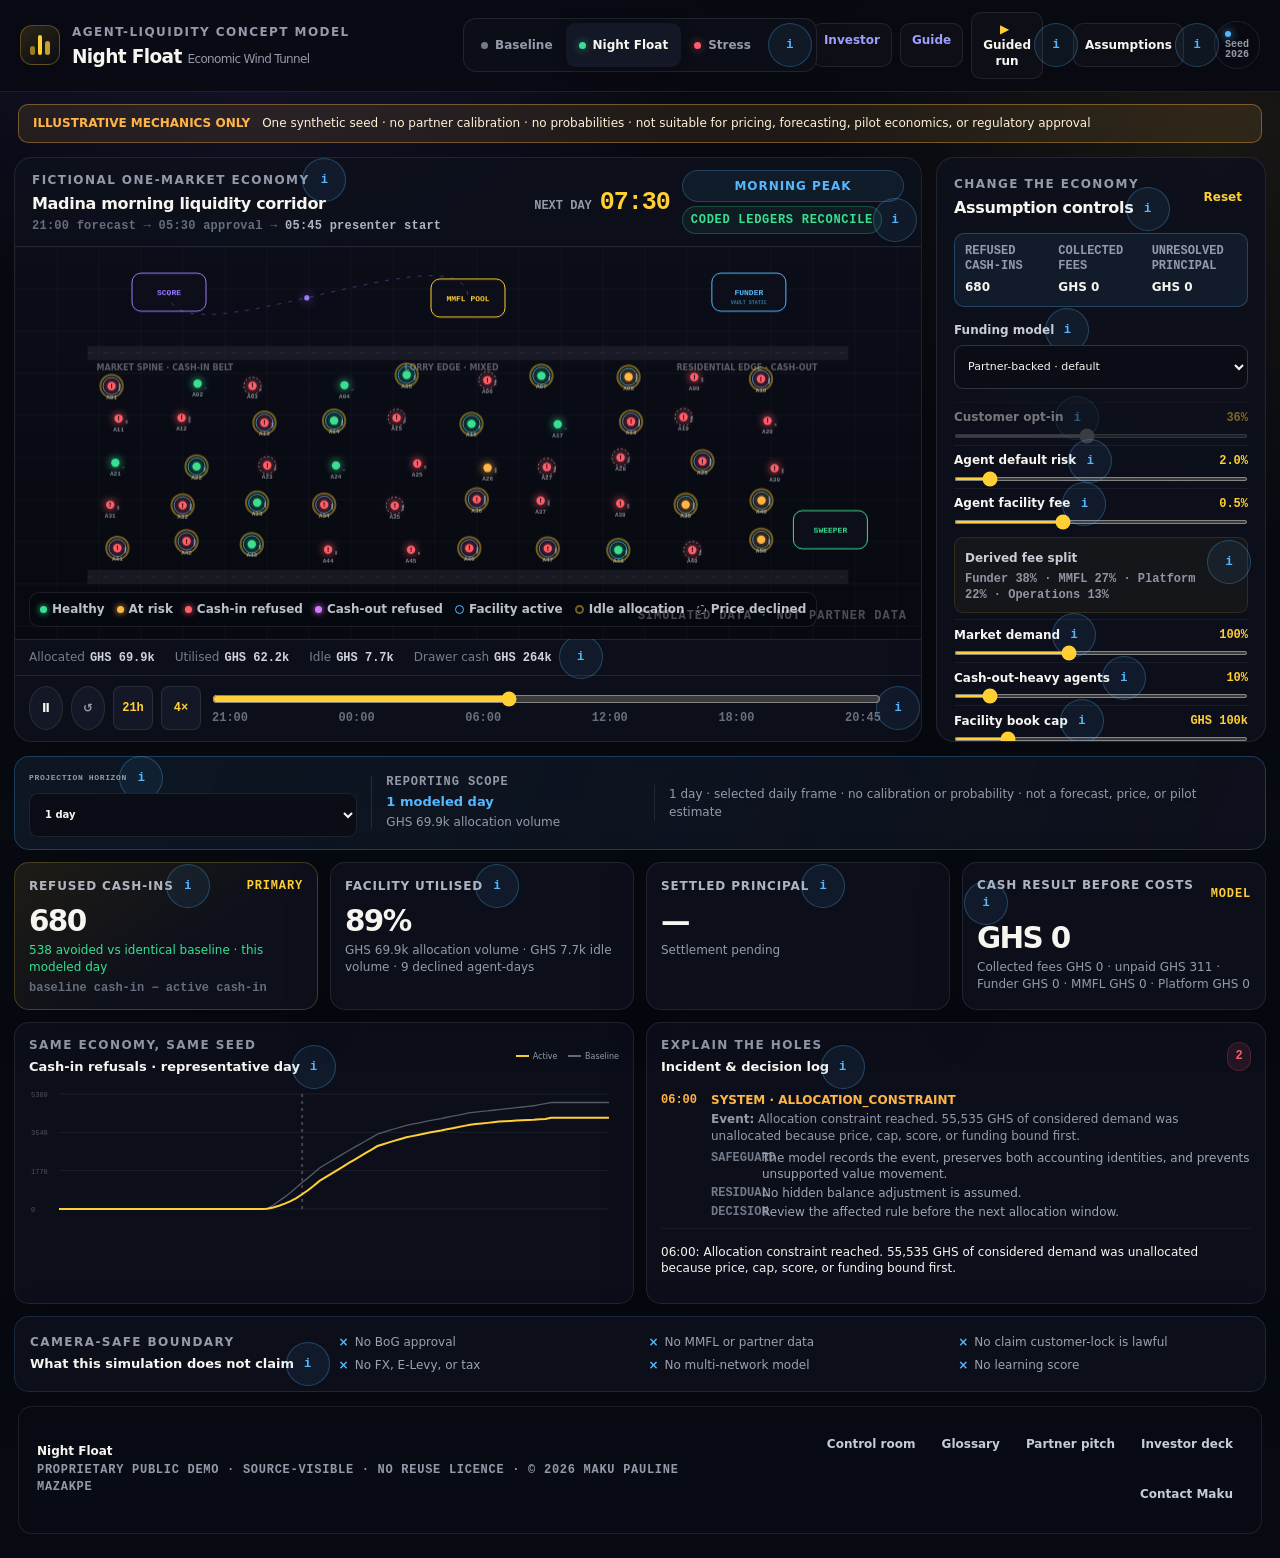
<file: index.html>
<!--
Night Float — Proprietary public demonstration · source-visible · no reuse licence. Copyright (c) 2026 Maku Pauline Mazakpe. All rights reserved.
Unauthorized use, copying, modification, or distribution is prohibited without written permission.
Contact: https://startuptribunal.com/maku | LinkedIn: https://www.linkedin.com/in/maku-mazakpe/ | GitHub: https://github.com/ma-za-kpe
X: https://x.com/makumazakpe | StartupTribunal X: https://x.com/startuptribunal
-->

<!doctype html>
<html lang="en">
  <head>
    <meta charset="UTF-8" />
    <meta name="referrer" content="no-referrer" />
    <meta name="viewport" content="width=device-width, initial-scale=1.0" />
    <meta
      http-equiv="Content-Security-Policy"
      content="default-src 'self'; script-src 'self'; style-src 'self' 'unsafe-inline'; img-src 'self' data:; frame-src 'self'; connect-src 'none'; object-src 'none'; base-uri 'self'; form-action 'self'"
    />
    <meta
      name="description"
      content="Night Float economic wind tunnel — a deterministic fictional simulation of agent liquidity."
    />
    <title>Night Float — Economic Wind Tunnel</title>
    <link rel="icon" href="./favicon.svg?v=8c5f105a652a" type="image/svg+xml" />
    <link rel="stylesheet" href="./styles.css?v=bea78d6218b8" />
  </head>
  <body>
    <div class="app-shell">
      <header class="topbar">
        <div class="brand-block">
          <div class="brand-mark" aria-hidden="true">
            <span></span><span></span><span></span>
          </div>
          <div>
            <p class="eyebrow">Agent-liquidity concept model</p>
            <h1>Night Float <span>Economic Wind Tunnel</span></h1>
          </div>
        </div>

        <div
          class="scenario-switch"
          role="group"
          aria-label="Scenario selector"
        >
          <button class="scenario-button" data-scenario="off">
            <span class="scenario-dot off"></span>Baseline
          </button>
          <button class="scenario-button active" data-scenario="on">
            <span class="scenario-dot on"></span>Night Float
          </button>
          <button class="scenario-button" data-scenario="stress">
            <span class="scenario-dot stress"></span>Stress
          </button>
          <button
            class="info-button"
            data-info="Runs the same fictional market under three presets. Baseline has no scheduled facility; Night Float uses the partner-backed facility; Stress adds settlement failures."
            aria-label="Explain scenario selector"
          >
            i
          </button>
        </div>

        <div class="header-actions">
          <a class="ghost-button page-link" href="./pitch/">Pitch</a>
          <a class="ghost-button page-link" href="./investor/">Investor</a>
          <a class="ghost-button page-link" href="./glossary/">Guide</a>
          <span class="header-feature"
            ><button id="tourButton" class="ghost-button">
              <span class="play-icon">▶</span> Guided run</button
            ><button
              class="info-button"
              data-info="Plays the five-act Baseline → Night Float → constraint → Stress → assumptions story in under 90 seconds. No audio is required."
              aria-label="Explain guided run"
            >
              i
            </button></span
          >
          <span class="header-feature"
            ><button id="assumptionsButton" class="ghost-button">
              Assumptions</button
            ><button
              class="info-button"
              data-info="Opens the complete model sheet for review, photography, print, or save-to-PDF."
              aria-label="Explain assumptions sheet"
            >
              i
            </button></span
          >
          <div id="seedPill" class="live-pill"><span></span>Seed 2026</div>
        </div>
      </header>

      <aside class="model-trust-banner" aria-label="Model confidence boundary">
        <strong>ILLUSTRATIVE MECHANICS ONLY</strong>
        <span
          >One synthetic seed · no partner calibration · no probabilities · not
          suitable for pricing, forecasting, pilot economics, or regulatory
          approval</span
        >
      </aside>

      <main class="workspace">
        <section class="stage-panel" aria-label="Animated market simulation">
          <div class="stage-heading">
            <div>
              <p class="eyebrow">
                Fictional one-market economy
                <button
                  class="info-button"
                  data-info="A stylised, synthetic Madina market with 50 agents and three customer cohorts. No partner or customer data is used."
                  aria-label="Explain the market model"
                >
                  i
                </button>
              </p>
              <h2>Madina morning liquidity corridor</h2>
              <p class="night-strip">
                21:00 forecast → 05:30 approval → <b>05:45 presenter start</b>
              </p>
            </div>
            <div class="clock-block">
              <span id="dayLabel">NEXT DAY</span
              ><strong id="clock">05:45</strong>
            </div>
            <div class="status-stack">
              <div id="phaseBadge" class="phase-badge">PRE-OPEN</div>
              <div class="books-line">
                <div id="booksBadge" class="books-badge ok">
                  CODED LEDGERS RECONCILE
                </div>
                <button
                  class="info-button"
                  data-info="Coded principal, fee, and safeguarding arithmetic reconcile every tick. Customer-supported mode is separately marked UNRESOLVED because the model cannot prove an independent funding asset or loss bearer."
                  aria-label="Explain books status"
                >
                  i
                </button>
              </div>
            </div>
          </div>

          <div class="canvas-wrap">
            <canvas id="marketStaticCanvas" aria-hidden="true"></canvas>
            <canvas
              id="marketCanvas"
              role="img"
              aria-label="Map of simulated mobile-money agents"
              aria-describedby="marketTextSummary"
            ></canvas>
            <p id="marketTextSummary" class="sr-only">
              Market state will be described here as the clock changes.
            </p>
            <canvas id="packetCanvas" aria-hidden="true"></canvas>
            <div id="eventBanner" class="event-banner" aria-live="polite"></div>
            <div class="legend">
              <span><i class="light green"></i>Healthy</span
              ><span><i class="light amber"></i>At risk</span>
              <span><i class="light red"></i>Cash-in refused</span
              ><span><i class="light purple"></i>Cash-out refused</span>
              <span><i class="ring"></i>Facility active</span
              ><span><i class="idle-ring"></i>Idle allocation</span
              ><span><i class="declined-ring"></i>Price declined</span>
            </div>
            <div class="model-watermark">SIMULATED DATA · NOT PARTNER DATA</div>
          </div>

          <div class="ledger-ribbon" role="group" aria-label="Facility ledger">
            <span>Allocated <strong id="ledgerAllocated">GHS 0</strong></span
            ><span>Utilised <strong id="ledgerUtilised">GHS 0</strong></span>
            <span>Idle <strong id="ledgerIdle">GHS 0</strong></span
            ><span>Drawer cash <strong id="ledgerCash">GHS 0</strong></span>
            <button
              class="info-button"
              data-info="Allocated is approved principal. Utilised is principal actually consumed by cash-ins. Idle is unused facility e-float. Drawer cash rises as cash-ins consume e-float."
              aria-label="Explain the facility ledger"
            >
              i
            </button>
          </div>

          <div class="transport">
            <button
              id="playButton"
              class="transport-button"
              aria-label="Play or pause"
            >
              Ⅱ
            </button>
            <button
              id="restartButton"
              class="transport-button secondary"
              aria-label="Return to presenter start at 05:45"
            >
              ↺
            </button>
            <button
              id="nightButton"
              class="speed-button"
              aria-label="Jump to 21:00 night window"
            >
              21h
            </button>
            <button
              id="speedButton"
              class="speed-button"
              aria-label="Playback speed"
            >
              4×
            </button>
            <div class="timeline-wrap">
              <input
                id="timeline"
                type="range"
                min="0"
                max="95"
                value="35"
                aria-label="Simulation time"
              />
              <div class="timeline-labels" aria-hidden="true">
                <span>21:00</span><span>00:00</span><span>06:00</span
                ><span>12:00</span><span>18:00</span><span>20:45</span>
              </div>
            </div>
            <button
              class="info-button"
              data-info="Playback only reads a precomputed 96-tick tape. Pause and scrubbing cannot change the model or desynchronise the animation."
              aria-label="Explain playback controls"
            >
              i
            </button>
          </div>
        </section>

        <aside class="control-panel" aria-label="Simulation controls">
          <div class="control-heading">
            <div>
              <p class="eyebrow">Change the economy</p>
              <h2>
                Assumption controls
                <button
                  class="info-button"
                  data-info="Every change regenerates both active and identical-seed baseline tapes. Reset restores the documented partner-backed defaults."
                  aria-label="Explain assumption controls"
                >
                  i
                </button>
              </h2>
            </div>
            <button id="resetButton" class="text-button">Reset</button>
          </div>

          <div
            class="control-result-strip"
            role="group"
            aria-label="Live result summary"
          >
            <span
              ><small>REFUSED CASH-INS</small><b id="controlRefused">0</b></span
            >
            <span
              ><small>COLLECTED FEES</small
              ><b id="controlCollected">GHS 0</b></span
            >
            <span
              ><small>UNRESOLVED PRINCIPAL</small
              ><b id="controlLoss">GHS 0</b></span
            >
          </div>

          <label class="select-control">
            <span class="label-with-info"
              >Funding model
              <button
                type="button"
                class="info-button"
                data-info="Partner-backed is the default legal product. Customer-supported is an unresolved sandbox hypothesis and never appears as equally approved."
                aria-label="Explain funding model"
              >
                i
              </button></span
            >
            <select id="fundingModel">
              <option value="partner">Partner-backed · default</option>
              <option value="customer">
                Customer-supported · unresolved hypothesis
              </option>
            </select>
          </label>
          <div id="legalWarning" class="legal-warning" hidden>
            <strong>Classification unresolved</strong>Customer redemption, legal
            claim, fee sharing, and loss ownership require written approval.
            This mode does not establish lawfulness.
          </div>

          <div class="slider-group customer-only">
            <label for="optIn"
              ><span class="label-with-info"
                >Customer opt-in
                <button
                  type="button"
                  class="info-button"
                  data-info="Sets the lock-eligible overnight subset only in customer-supported hypothesis mode. It does not affect partner-backed capacity."
                  aria-label="Explain customer opt-in"
                >
                  i
                </button></span
              ><output id="optInValue">36%</output></label
            >
            <input id="optIn" type="range" min="0" max="80" value="36" />
          </div>
          <div class="slider-group">
            <label for="defaultRate"
              ><span class="label-with-info"
                >Agent default risk
                <button
                  type="button"
                  class="info-button"
                  data-info="A deterministic seeded risk roll. Missed principal freezes the till and removes it from tomorrow’s allocation file."
                  aria-label="Explain default risk"
                >
                  i
                </button></span
              ><output id="defaultRateValue">2.0%</output></label
            >
            <input
              id="defaultRate"
              type="range"
              min="0"
              max="20"
              value="2"
              step="0.5"
            />
          </div>
          <div class="slider-group">
            <label for="facilityFee"
              ><span class="label-with-info"
                >Agent facility fee
                <button
                  type="button"
                  class="info-button"
                  data-info="Charged only on utilised principal. Higher prices cause some eligible agents to decline allocation; fees never accrue on idle allocation."
                  aria-label="Explain facility fee"
                >
                  i
                </button></span
              ><output id="facilityFeeValue">0.5%</output></label
            >
            <input
              id="facilityFee"
              type="range"
              min="0.1"
              max="1.2"
              value="0.5"
              step="0.1"
            />
          </div>

          <div class="derived-pricing">
            <span>Derived fee split</span>
            <p id="feeSplitSummary">Loading fee contract…</p>
            <button
              class="info-button"
              data-info="Fixed assumptions replace extra price sliders. In customer-supported mode, users receive a fee_share—never interest—and the legal warning remains active."
              aria-label="Explain fee split"
            >
              i
            </button>
          </div>

          <div class="slider-group">
            <label for="demand"
              ><span class="label-with-info"
                >Market demand
                <button
                  type="button"
                  class="info-button"
                  data-info="Scales seeded cash-in and cash-out arrivals while preserving the same underlying demand tape for scenario comparison."
                  aria-label="Explain market demand"
                >
                  i
                </button></span
              ><output id="demandValue">100%</output></label
            >
            <input
              id="demand"
              type="range"
              min="50"
              max="180"
              value="100"
              step="5"
            />
          </div>
          <div class="slider-group">
            <label for="cashOutShare"
              ><span class="label-with-info"
                >Cash-out-heavy agents
                <button
                  type="button"
                  class="info-button"
                  data-info="Changes corridor mix. Night Float adds e-float, so an all cash-out-heavy market should show almost no cash-in benefit."
                  aria-label="Explain cash-out-heavy agents"
                >
                  i
                </button></span
              ><output id="cashOutShareValue">10%</output></label
            >
            <input
              id="cashOutShare"
              type="range"
              min="0"
              max="100"
              value="10"
              step="5"
            />
          </div>
          <div class="slider-group">
            <label for="bookCap"
              ><span class="label-with-info"
                >Facility book cap
                <button
                  type="button"
                  class="info-button"
                  data-info="Maximum modelled principal. Raising it helps only until price acceptance, eligibility, or demand becomes the binding constraint."
                  aria-label="Explain book cap"
                >
                  i
                </button></span
              ><output id="bookCapValue">GHS 100k</output></label
            >
            <input
              id="bookCap"
              type="range"
              min="20"
              max="500"
              value="100"
              step="10"
            />
          </div>
          <div class="slider-group">
            <label for="scoreThreshold"
              ><span class="label-with-info"
                >Risk-score threshold
                <button
                  type="button"
                  class="info-button"
                  data-info="Static 0–1 eligibility lamp—not machine learning. If scoring is unavailable, a stricter transparent fallback halves limits."
                  aria-label="Explain score threshold"
                >
                  i
                </button></span
              ><output id="scoreThresholdValue">0.68</output></label
            >
            <input
              id="scoreThreshold"
              type="range"
              min="0.50"
              max="0.90"
              value="0.68"
              step="0.02"
            />
          </div>

          <div class="partner-controls">
            <div class="section-label">
              <span>Partner resilience</span><small>Toggle an outage</small>
            </div>
            <label class="partner-row"
              ><span
                ><i class="partner-icon mmfl">M</i><b>MMFL rails</b
                ><button
                  type="button"
                  class="info-button"
                  data-info="Required for any wallet allocation. Off means no gold facility packets."
                  aria-label="Explain MMFL rails"
                >
                  i
                </button></span
              ><input
                class="toggle"
                id="mmflToggle"
                type="checkbox"
                aria-label="MMFL rails available"
                checked
            /></label>
            <label class="partner-row"
              ><span
                ><i class="partner-icon bank">F</i><b>Funding partner</b
                ><button
                  type="button"
                  class="info-button"
                  data-info="Supplies the partner-backed facility. Off forces partner-backed capacity and allocations to zero."
                  aria-label="Explain funding partner"
                >
                  i
                </button></span
              ><input
                class="toggle"
                id="bankToggle"
                type="checkbox"
                aria-label="Funding partner available"
                checked
            /></label>
            <label class="partner-row"
              ><span
                ><i class="partner-icon score">S</i><b>Scoring service</b
                ><button
                  type="button"
                  class="info-button"
                  data-info="Provides a static eligibility score. Off activates a conservative rules-only fallback; no fake learning model is used."
                  aria-label="Explain scoring service"
                >
                  i
                </button></span
              ><input
                class="toggle"
                id="scoreToggle"
                type="checkbox"
                aria-label="Scoring service available"
                checked
            /></label>
            <label class="partner-row"
              ><span
                ><i class="partner-icon sweep">↗</i><b>Dusk sweeper</b
                ><button
                  type="button"
                  class="info-button"
                  data-info="Converts only drawer notes that exist into e-value. Off increases shortfalls; it cannot sweep imaginary cash."
                  aria-label="Explain dusk sweeper"
                >
                  i
                </button></span
              ><input
                class="toggle"
                id="sweepToggle"
                type="checkbox"
                aria-label="Dusk sweeper available"
                checked
            /></label>
          </div>
        </aside>

        <section class="evidence-panel" aria-label="Simulation evidence">
          <div class="projection-toolbar">
            <label>
              <span
                >Projection horizon
                <button
                  type="button"
                  class="info-button"
                  data-info="For horizons above one day, repeats only the complete closing frame across 7, 30, 90, 180, or 365 days. This is arithmetic sensitivity from fictional inputs—not a forecast, price, or pilot estimate."
                  aria-label="Explain projection horizon"
                >
                  i
                </button></span
              >
              <select id="projectionHorizon">
                <option value="day">1 day</option>
                <option value="week">1 week · 7 days</option>
                <option value="month">1 month · 30 days</option>
                <option value="quarter">3 months · 90 days</option>
                <option value="half-year">6 months · 180 days</option>
                <option value="year">1 year · 365 days</option>
              </select>
            </label>
            <div class="projection-scope">
              <small>REPORTING SCOPE</small>
              <strong id="projectionScope">1 modeled day</strong>
              <span id="projectionAllocated">GHS 0 allocation volume</span>
            </div>
            <p id="projectionDisclaimer">
              Complete synthetic closing day repeated · arithmetic sensitivity,
              not a forecast
            </p>
          </div>
          <div class="metrics-grid">
            <div class="metric-card primary">
              <div class="metric-label">
                <span
                  >Refused cash-ins
                  <button
                    class="info-button"
                    data-info="Cash-in only. Formula: identical-baseline refused cash-ins minus active-run refused cash-ins. Cash-out failures are excluded."
                    aria-label="Explain refused cash-ins"
                  >
                    i
                  </button></span
                ><i>PRIMARY</i>
              </div>
              <strong id="refusedMetric">0</strong>
              <p id="refusedDelta">Waiting for market open</p>
              <code id="comparisonFormula"
                >baseline cash-in − active cash-in</code
              >
            </div>
            <div class="metric-card">
              <div class="metric-label">
                <span
                  >Facility utilised
                  <button
                    class="info-button"
                    data-info="Utilised principal divided by allocated principal. Idle allocation is disclosed and earns no fee."
                    aria-label="Explain facility utilisation"
                  >
                    i
                  </button></span
                >
              </div>
              <strong id="utilisedMetric">0%</strong>
              <p id="allocatedMetric">GHS 0 allocated · GHS 0 idle</p>
            </div>
            <div class="metric-card">
              <div class="metric-label">
                <span
                  >Settled principal
                  <button
                    class="info-button"
                    data-info="Share of allocated principal returned at 18:00. Defaulted tills are excluded from tomorrow’s file."
                    aria-label="Explain settlement"
                  >
                    i
                  </button></span
                >
              </div>
              <strong id="settledMetric">—</strong>
              <p id="defaultMetric">Settlement pending</p>
            </div>
            <div class="metric-card">
              <div class="metric-label">
                <span
                  >Cash result before costs
                  <button
                    class="info-button"
                    data-info="Fees actually collected by 18:00 minus unresolved principal. Funding, sweep, tax, fraud, recovery, and platform costs are not modeled, so this is not profit."
                    aria-label="Explain cash result before costs"
                  >
                    i
                  </button></span
                ><i>MODEL</i>
              </div>
              <strong id="profitMetric">GHS 0</strong>
              <p id="feeMetric">Collected fees GHS 0 · unpaid GHS 0</p>
            </div>
          </div>

          <div class="chart-card">
            <div class="card-heading">
              <div>
                <p class="eyebrow">Same economy, same seed</p>
                <h3>
                  Cash-in refusals · representative day
                  <button
                    class="info-button"
                    data-info="Both lines use seed 2026, identical agents, and identical demand. Only the intervention differs. Press B in presenter mode to emphasise baseline."
                    aria-label="Explain comparison chart"
                  >
                    i
                  </button>
                </h3>
              </div>
              <div class="chart-key">
                <span class="active-key"></span>Active
                <span class="base-key"></span>Baseline
              </div>
            </div>
            <canvas
              id="chartCanvas"
              role="img"
              aria-label="Comparison chart of refused cash-ins"
            ></canvas>
          </div>
          <div class="incident-card">
            <div class="card-heading">
              <div>
                <p class="eyebrow">Explain the holes</p>
                <h3>
                  Incident &amp; decision log
                  <button
                    class="info-button"
                    data-info="Records partner outages, price rejection, physical-cash constraints, defaults, safeguards, and unresolved decisions."
                    aria-label="Explain incident log"
                  >
                    i
                  </button>
                </h3>
              </div>
              <span id="incidentCount" class="count-pill">0</span>
            </div>
            <div
              id="incidentList"
              class="incident-list"
              tabindex="0"
              aria-label="Scrollable incident and decision history"
            ></div>
            <p id="incidentAnnouncement" class="sr-only" aria-live="polite"></p>
          </div>

          <div class="boundary-card">
            <div>
              <p class="eyebrow">Camera-safe boundary</p>
              <h3>
                What this simulation does not claim
                <button
                  class="info-button"
                  data-info="These boundaries stay visible so a screenshot cannot turn assumptions into partner claims."
                  aria-label="Explain model boundaries"
                >
                  i
                </button>
              </h3>
            </div>
            <ul>
              <li>No BoG approval</li>
              <li>No MMFL or partner data</li>
              <li>No claim customer-lock is lawful</li>
              <li>No FX, E-Levy, or tax</li>
              <li>No multi-network model</li>
              <li>No learning score</li>
            </ul>
          </div>
        </section>
      </main>

      <footer class="site-footer">
        <div>
          <strong>Night Float</strong
          ><span
            >Proprietary public demo · source-visible · no reuse licence · ©
            2026 Maku Pauline Mazakpe</span
          >
        </div>
        <nav aria-label="Footer navigation">
          <a href="./">Control room</a><a href="./glossary/">Glossary</a
          ><a href="./pitch/">Partner pitch</a
          ><a href="./investor/">Investor deck</a
          ><a href="https://startuptribunal.com/maku">Contact Maku</a>
        </nav>
      </footer>
    </div>

    <dialog id="assumptionsDialog">
      <form method="dialog" class="dialog-card">
        <div class="dialog-heading">
          <div>
            <p class="eyebrow">One-page model sheet</p>
            <h2>Night Float assumptions &amp; boundaries</h2>
          </div>
          <button aria-label="Close">×</button>
        </div>
        <div class="dialog-actions">
          <button type="button" id="printAssumptions" class="ghost-button">
            Print / save PDF</button
          ><label
            ><input id="reducedMotionToggle" type="checkbox" /> Reduce
            motion</label
          >
        </div>
        <div id="assumptionTable" class="assumption-table"></div>
        <div class="dialog-grid">
          <section>
            <h3>Three customer cohorts only</h3>
            <ul>
              <li>Cash-in / market and supplier pay</li>
              <li>Cash-out / notes home</li>
              <li>Overnight lock-eligible subset</li>
            </ul>
          </section>
          <section>
            <h3>Machine-checked coded identities</h3>
            <ul>
              <li>
                Facility source = unallocated + idle + utilised + repaid +
                explained loss
              </li>
              <li>
                Customer claims = safeguarded vault balance + explained customer
                loss
              </li>
              <li>Fees due = collected + receivable + written off</li>
              <li>
                Customer-mode funding separation remains unresolved and never
                receives a green status
              </li>
            </ul>
          </section>
          <section>
            <h3>Not established</h3>
            <ul>
              <li>Regulatory or partner approval</li>
              <li>Lawfulness of customer-supported funding</li>
              <li>Factual demand, pricing, or loss rates</li>
              <li>Predictive or machine-learning accuracy</li>
            </ul>
          </section>
          <section>
            <h3>Presenter controls</h3>
            <ul>
              <li>Keys 1–5: jump to acts</li>
              <li>Space: play/pause</li>
              <li>[ and ]: step one tick</li>
              <li>B: baseline comparison emphasis</li>
            </ul>
          </section>
        </div>
        <p class="dialog-note">
          All people, balances, packets, incidents, prices, and partner states
          are fictional model data. The tape demonstrates mechanics only; it is
          not calibrated evidence, a price, a forecast, or pilot economics.
          Customer-supported mode is a hypothesis, not the default product.
        </p>
      </form>
    </dialog>

    <div
      id="infoPopover"
      class="info-popover"
      role="status"
      aria-live="polite"
      hidden
    ></div>
    <script type="module" src="./app.js?v=60758a96d7cd"></script>
  </body>
</html>
</file>
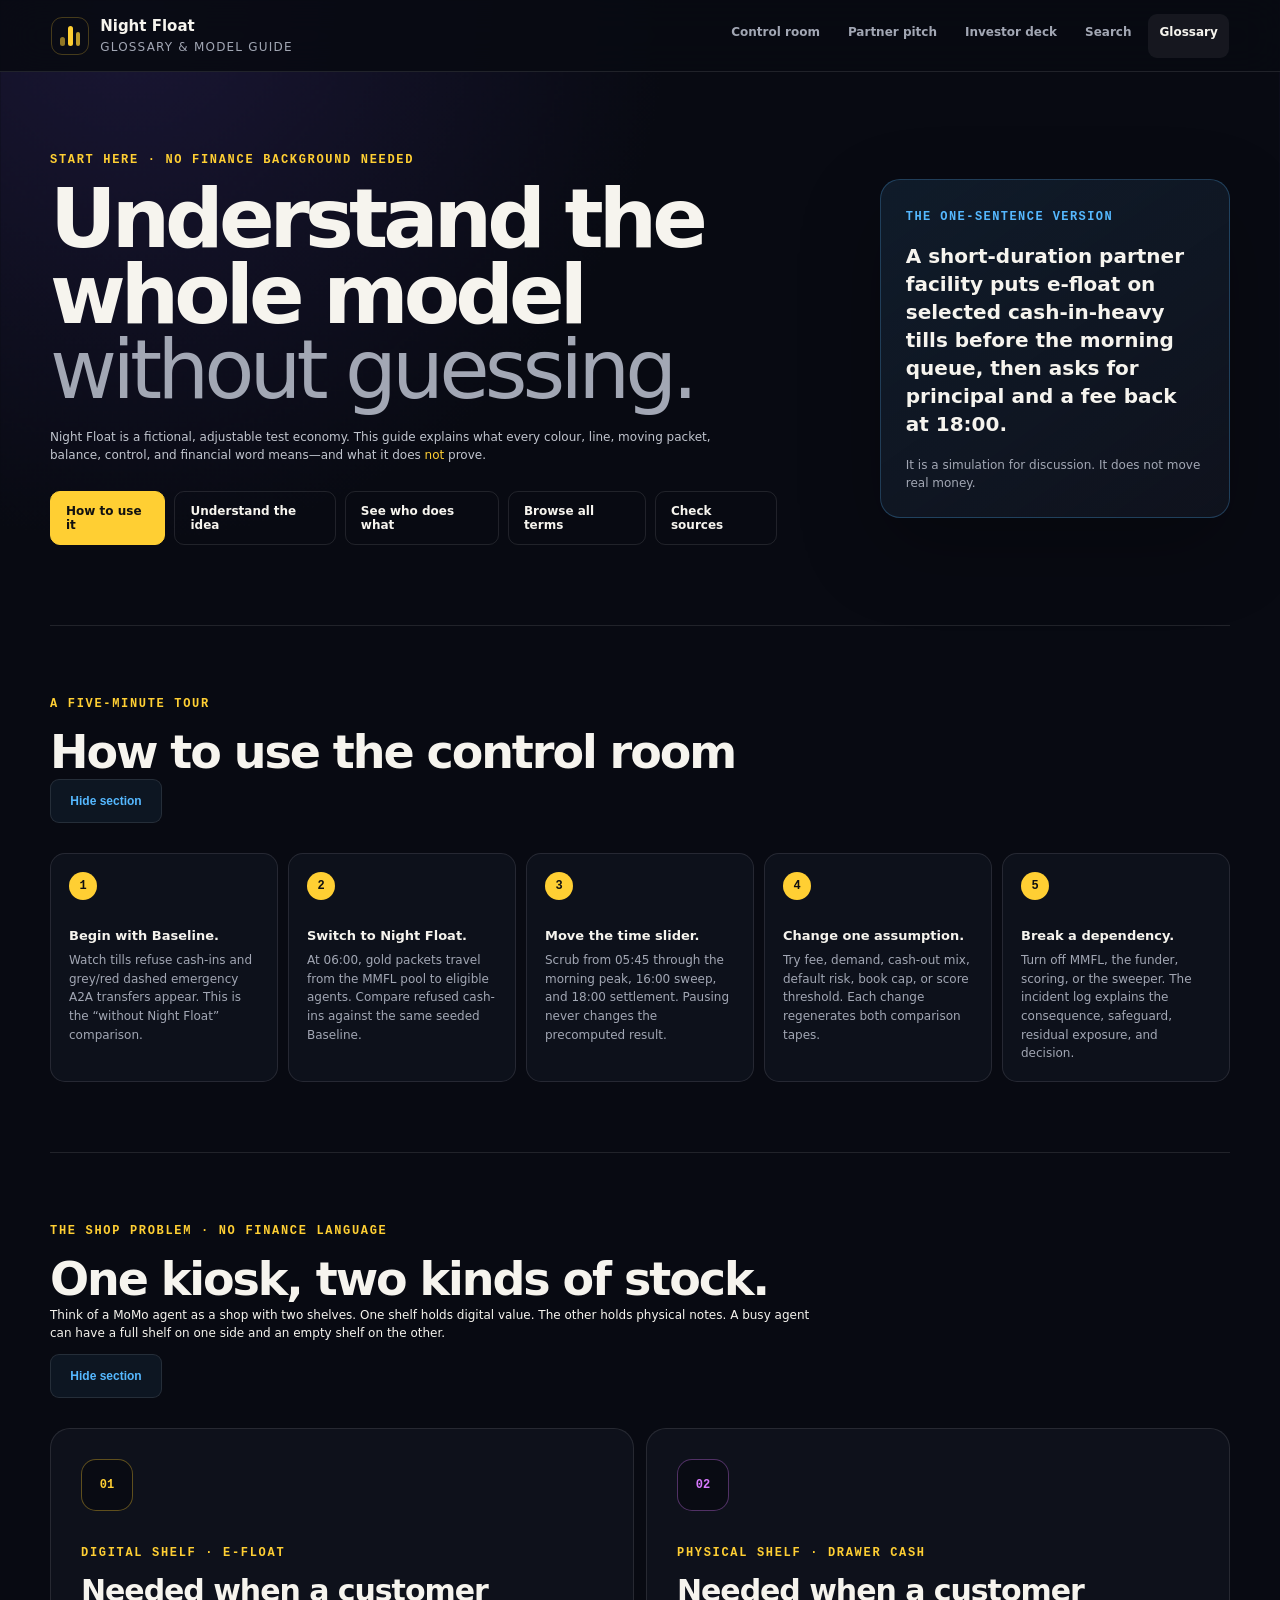
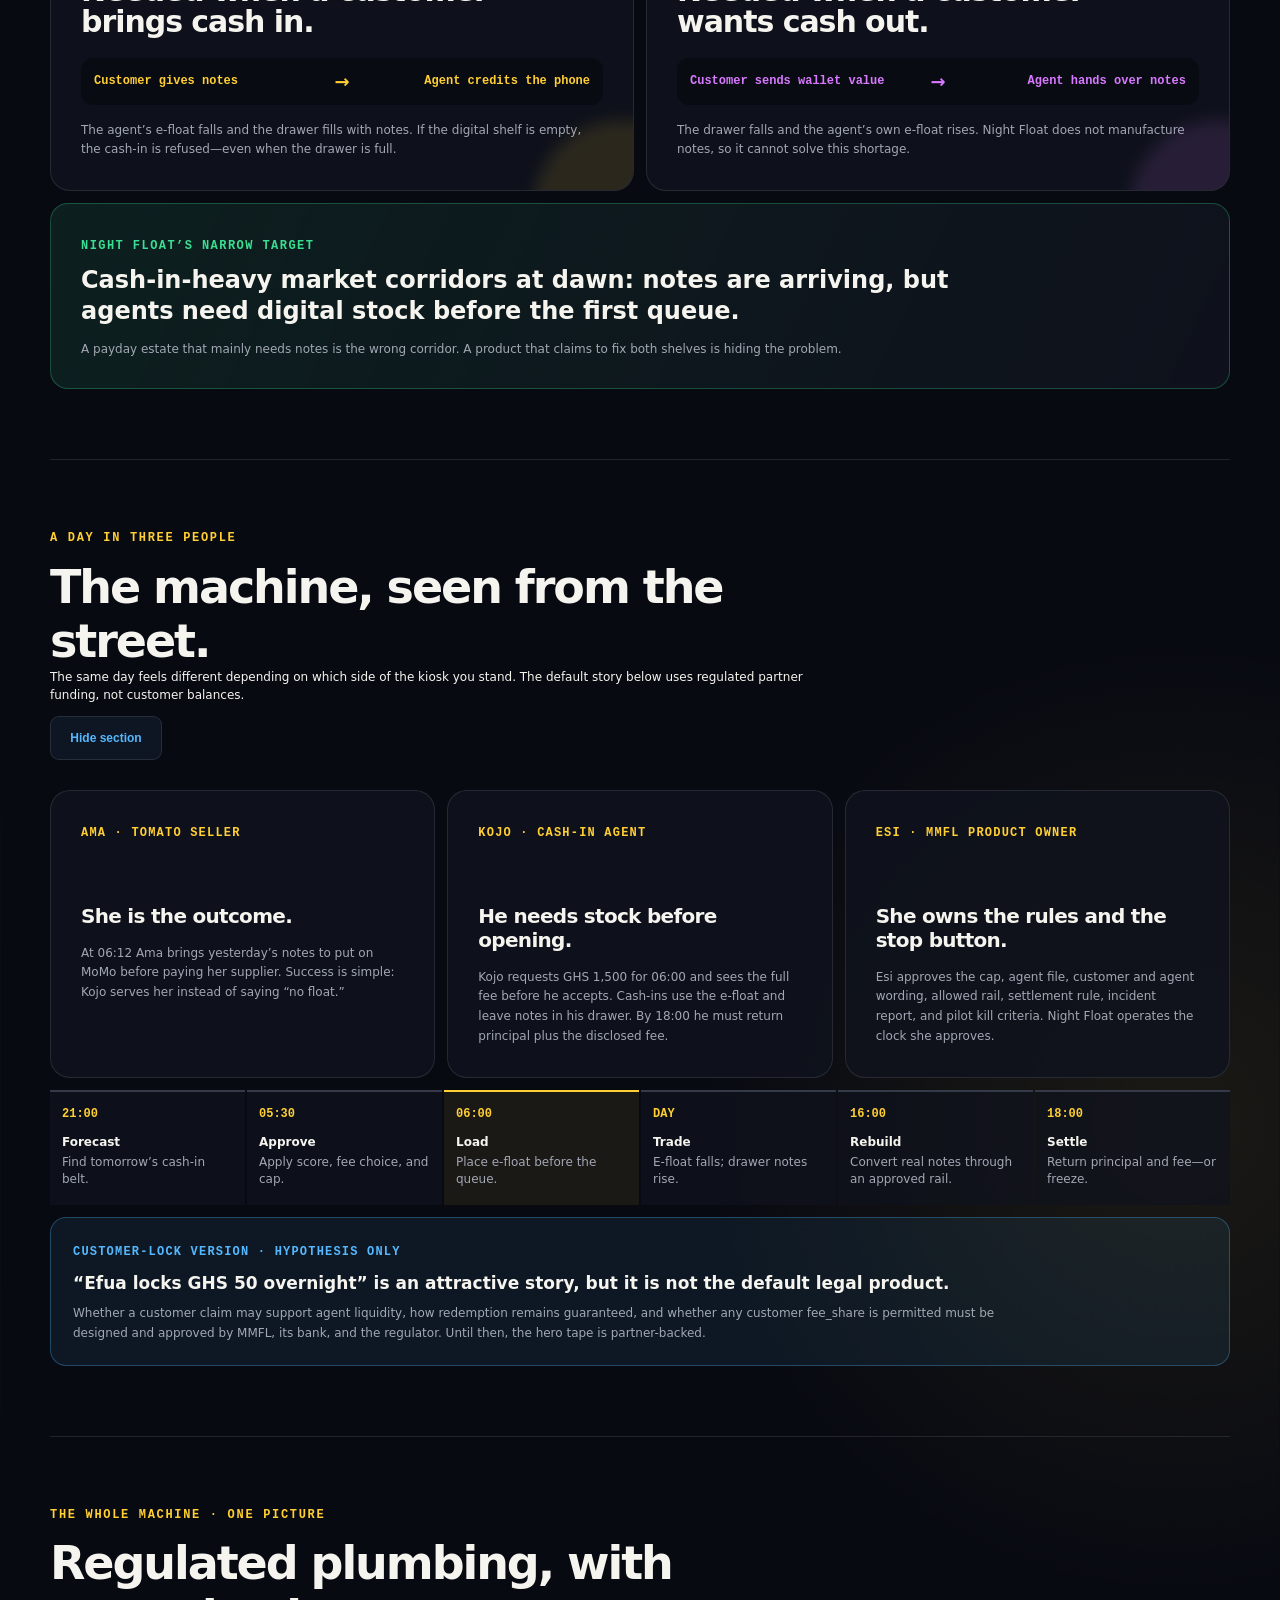
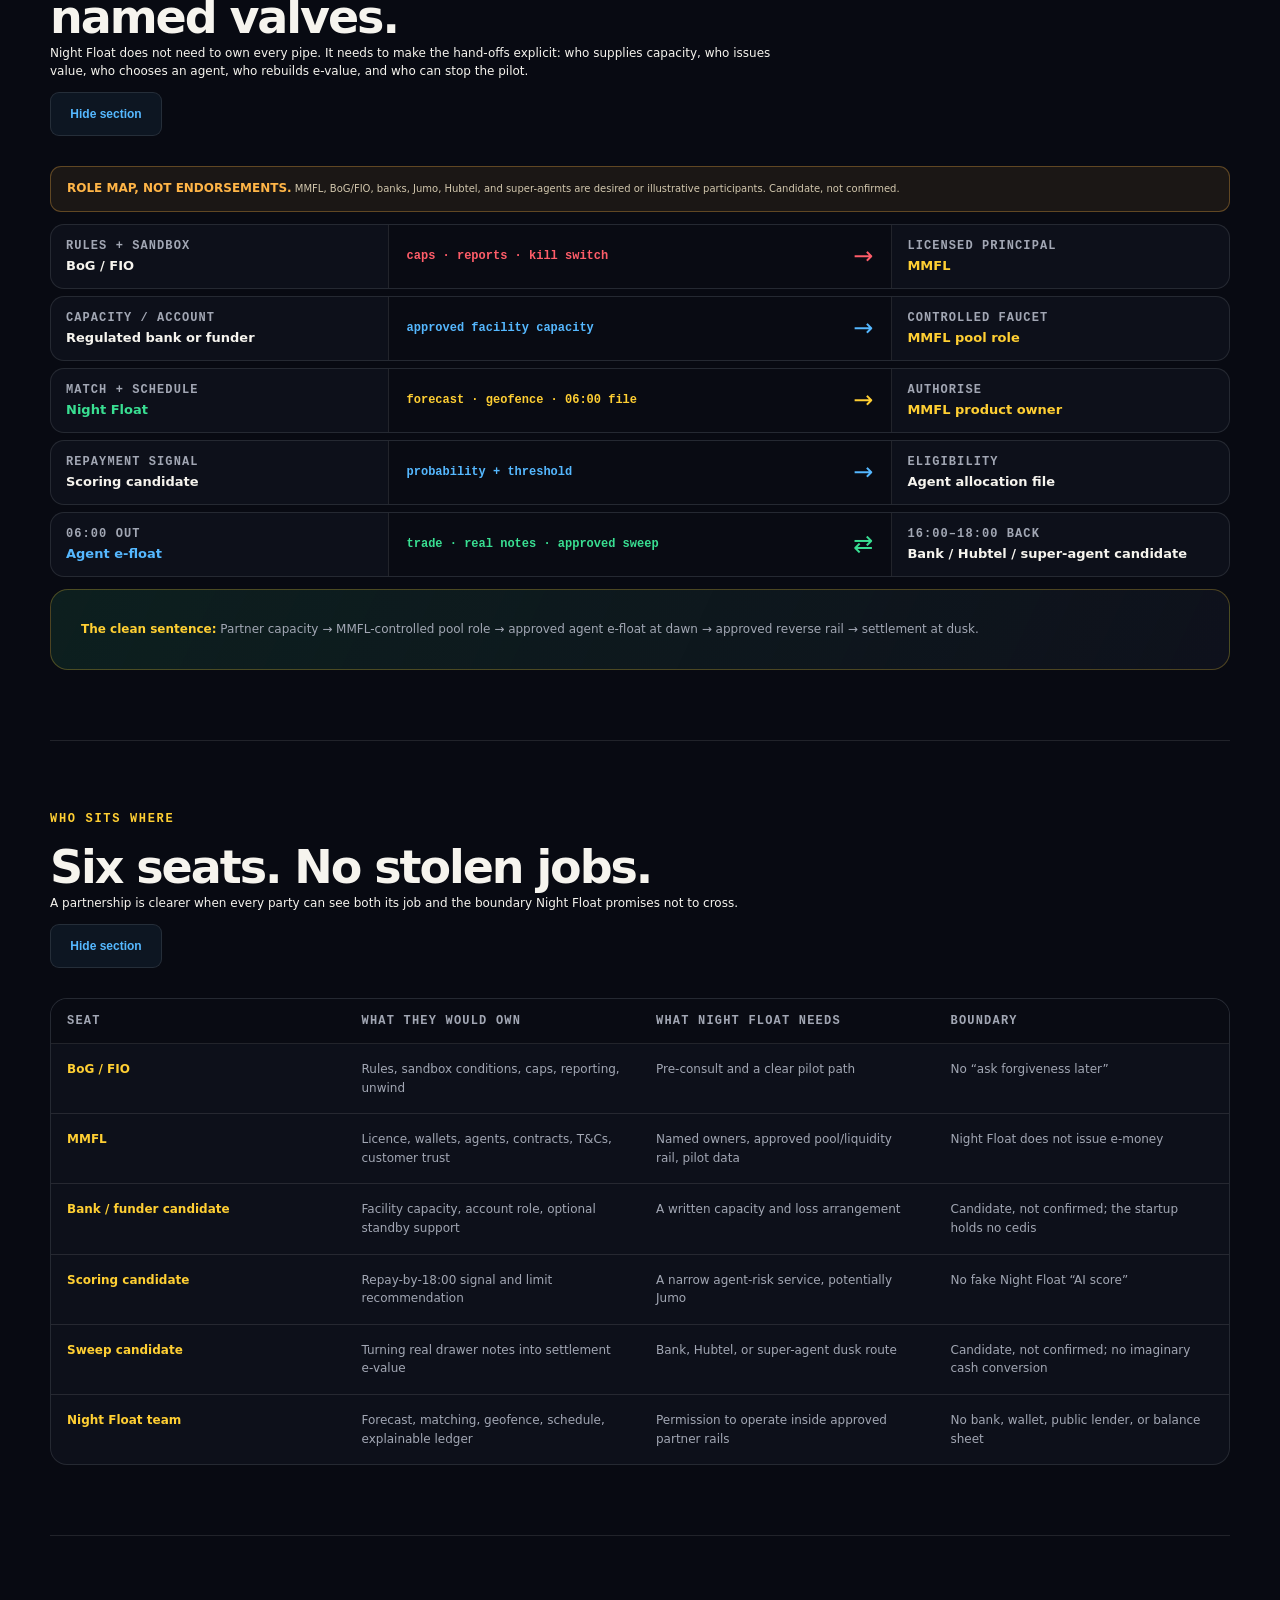
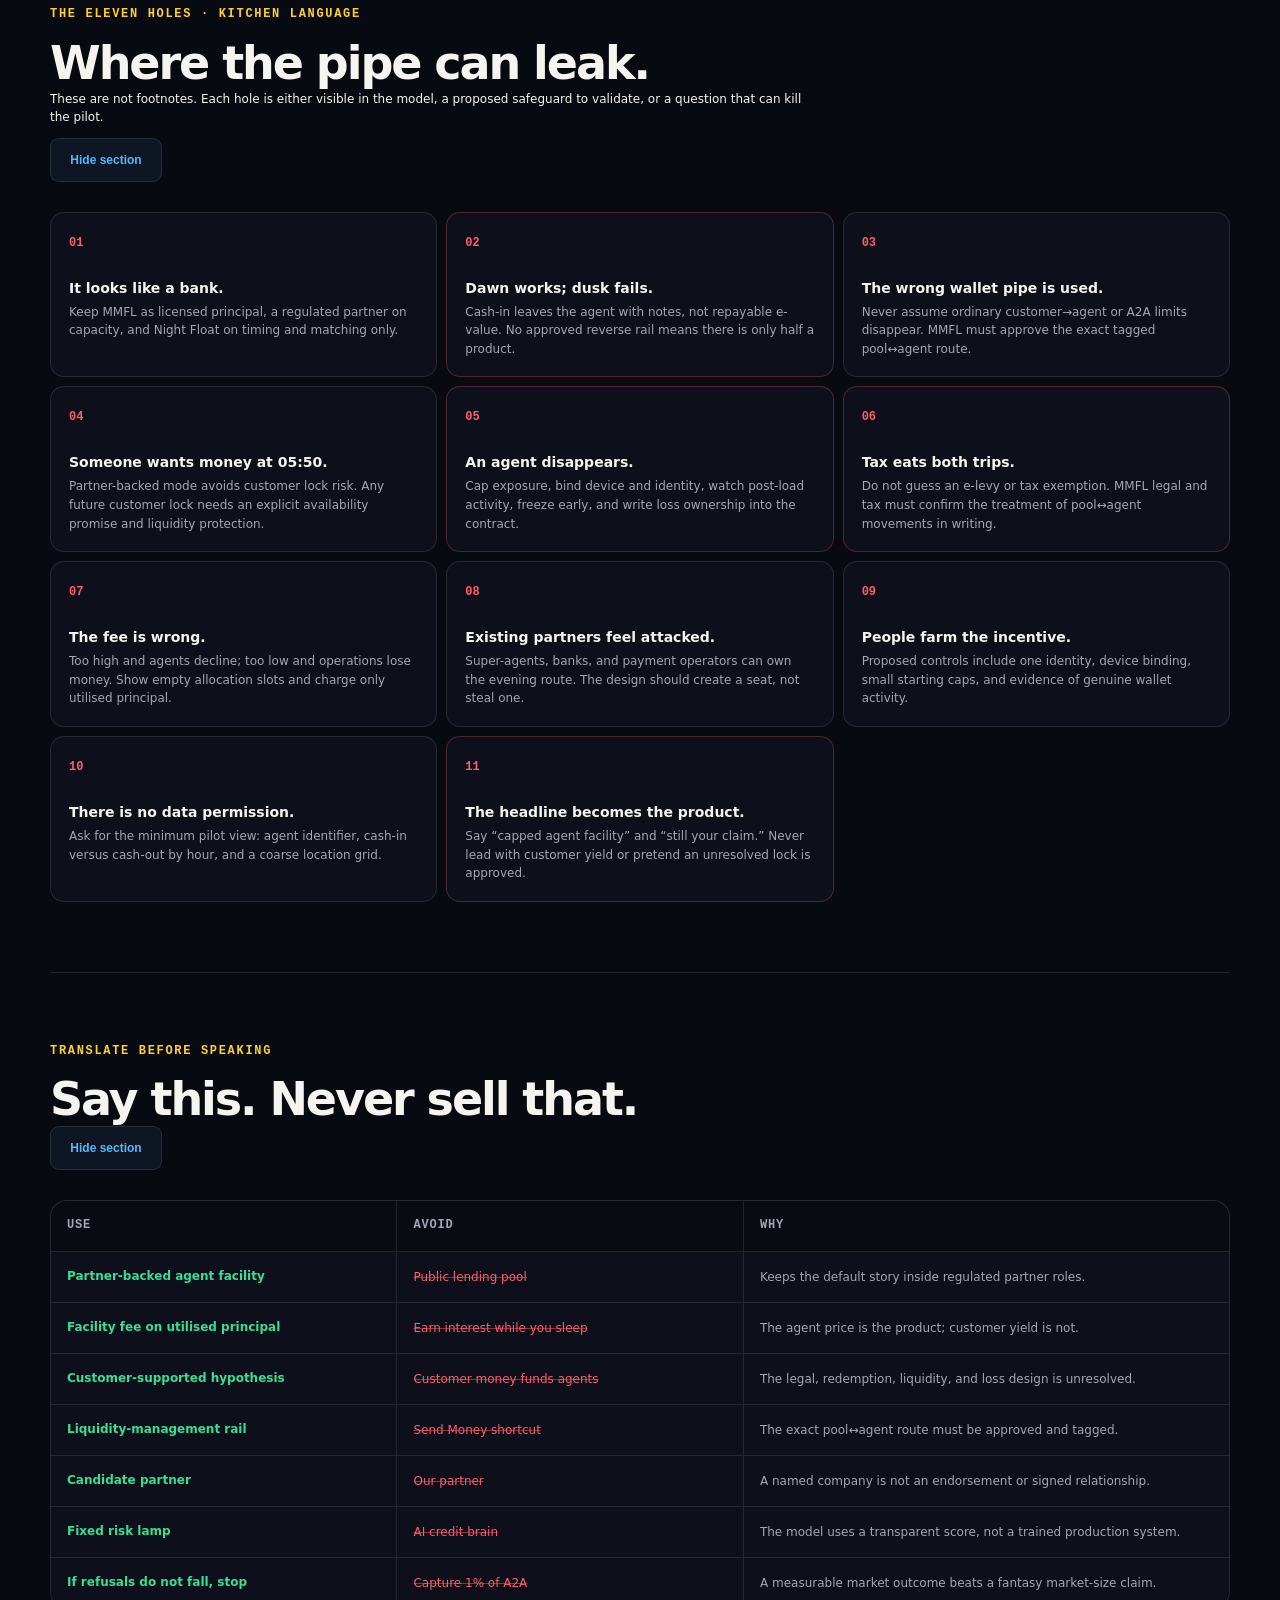
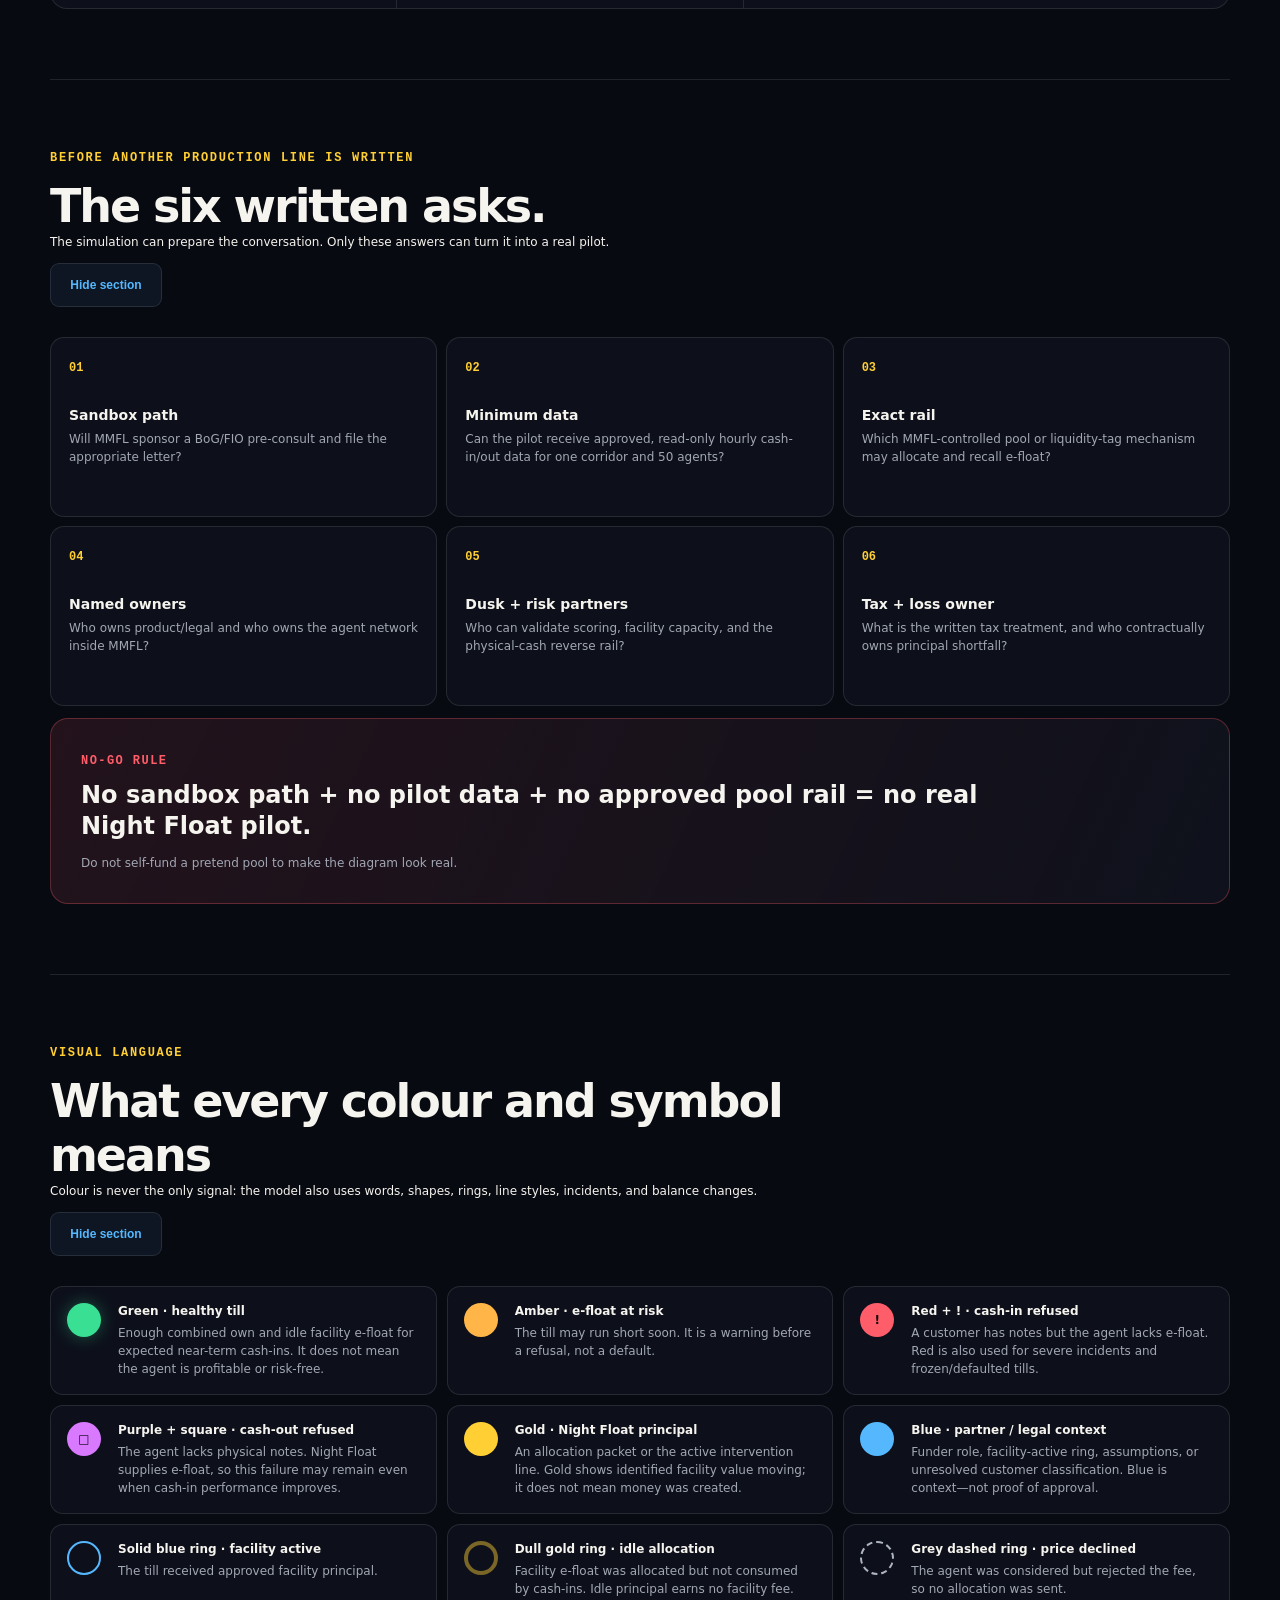
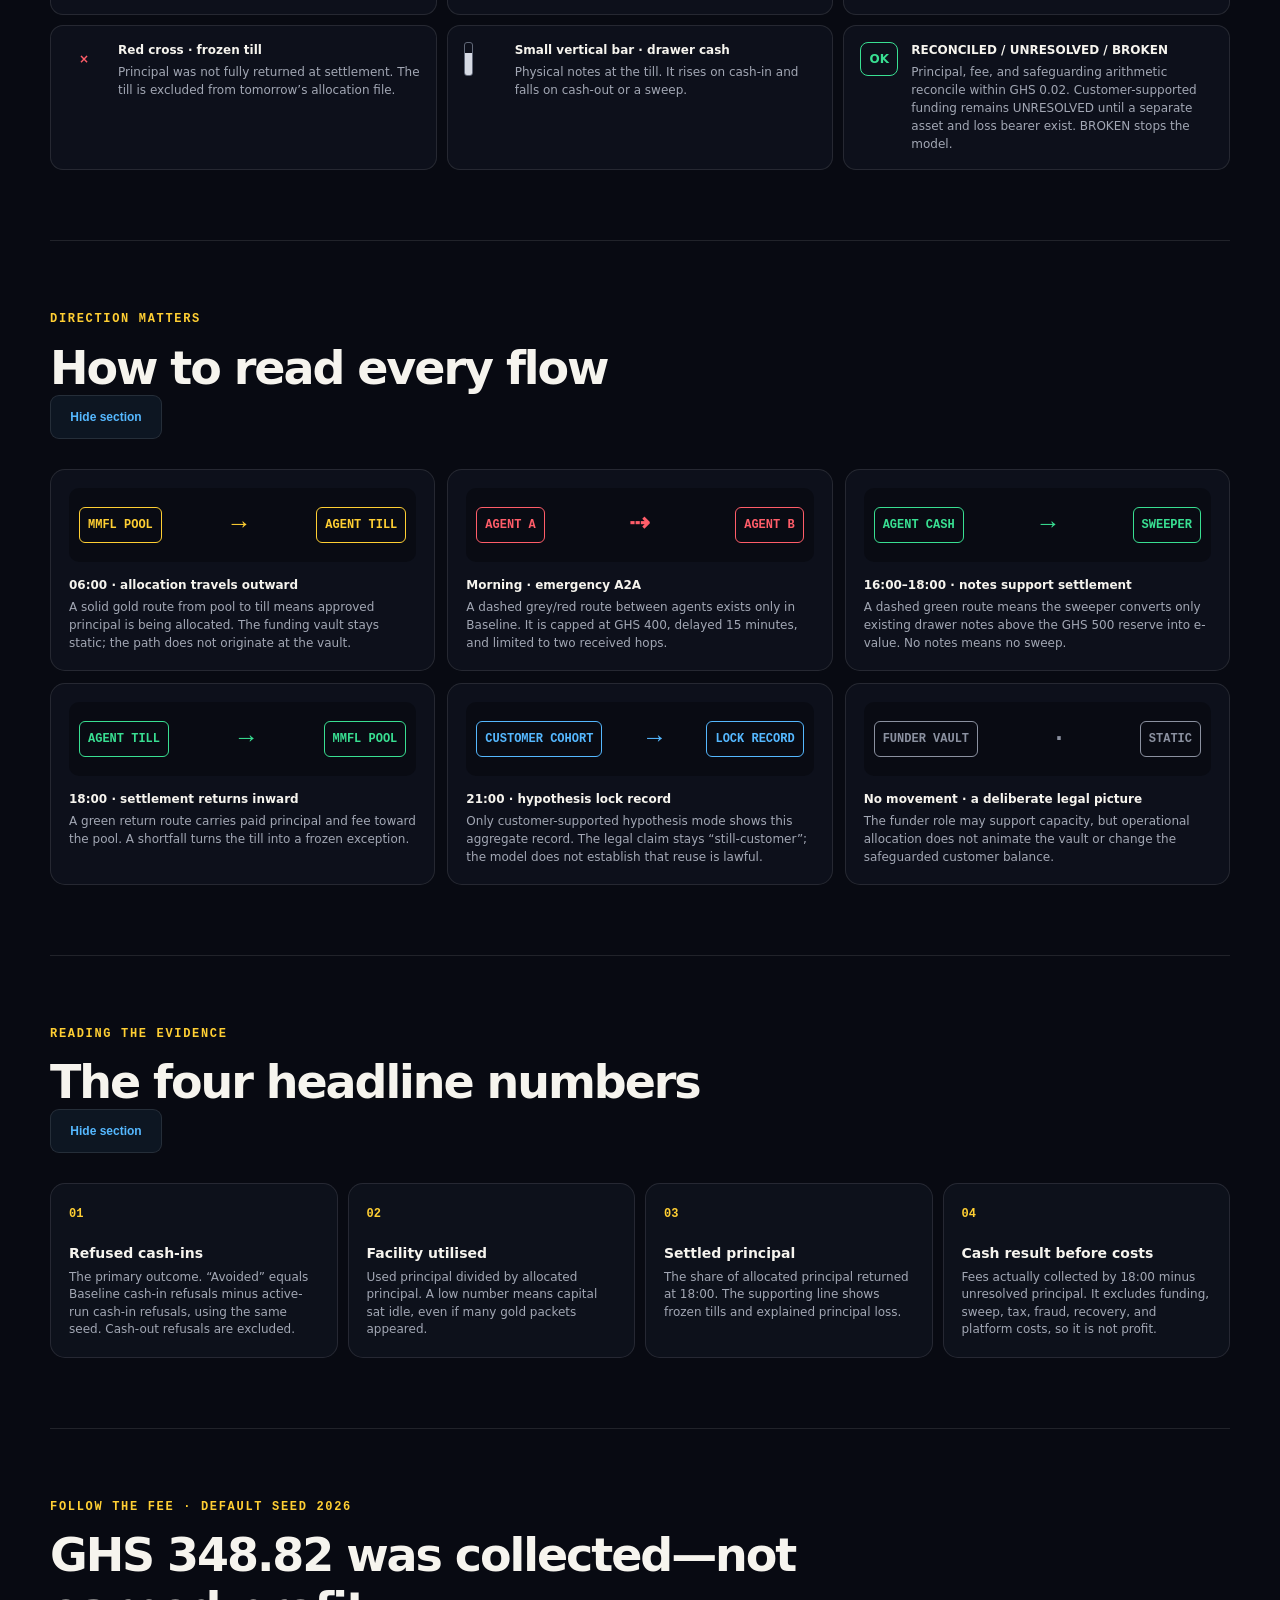
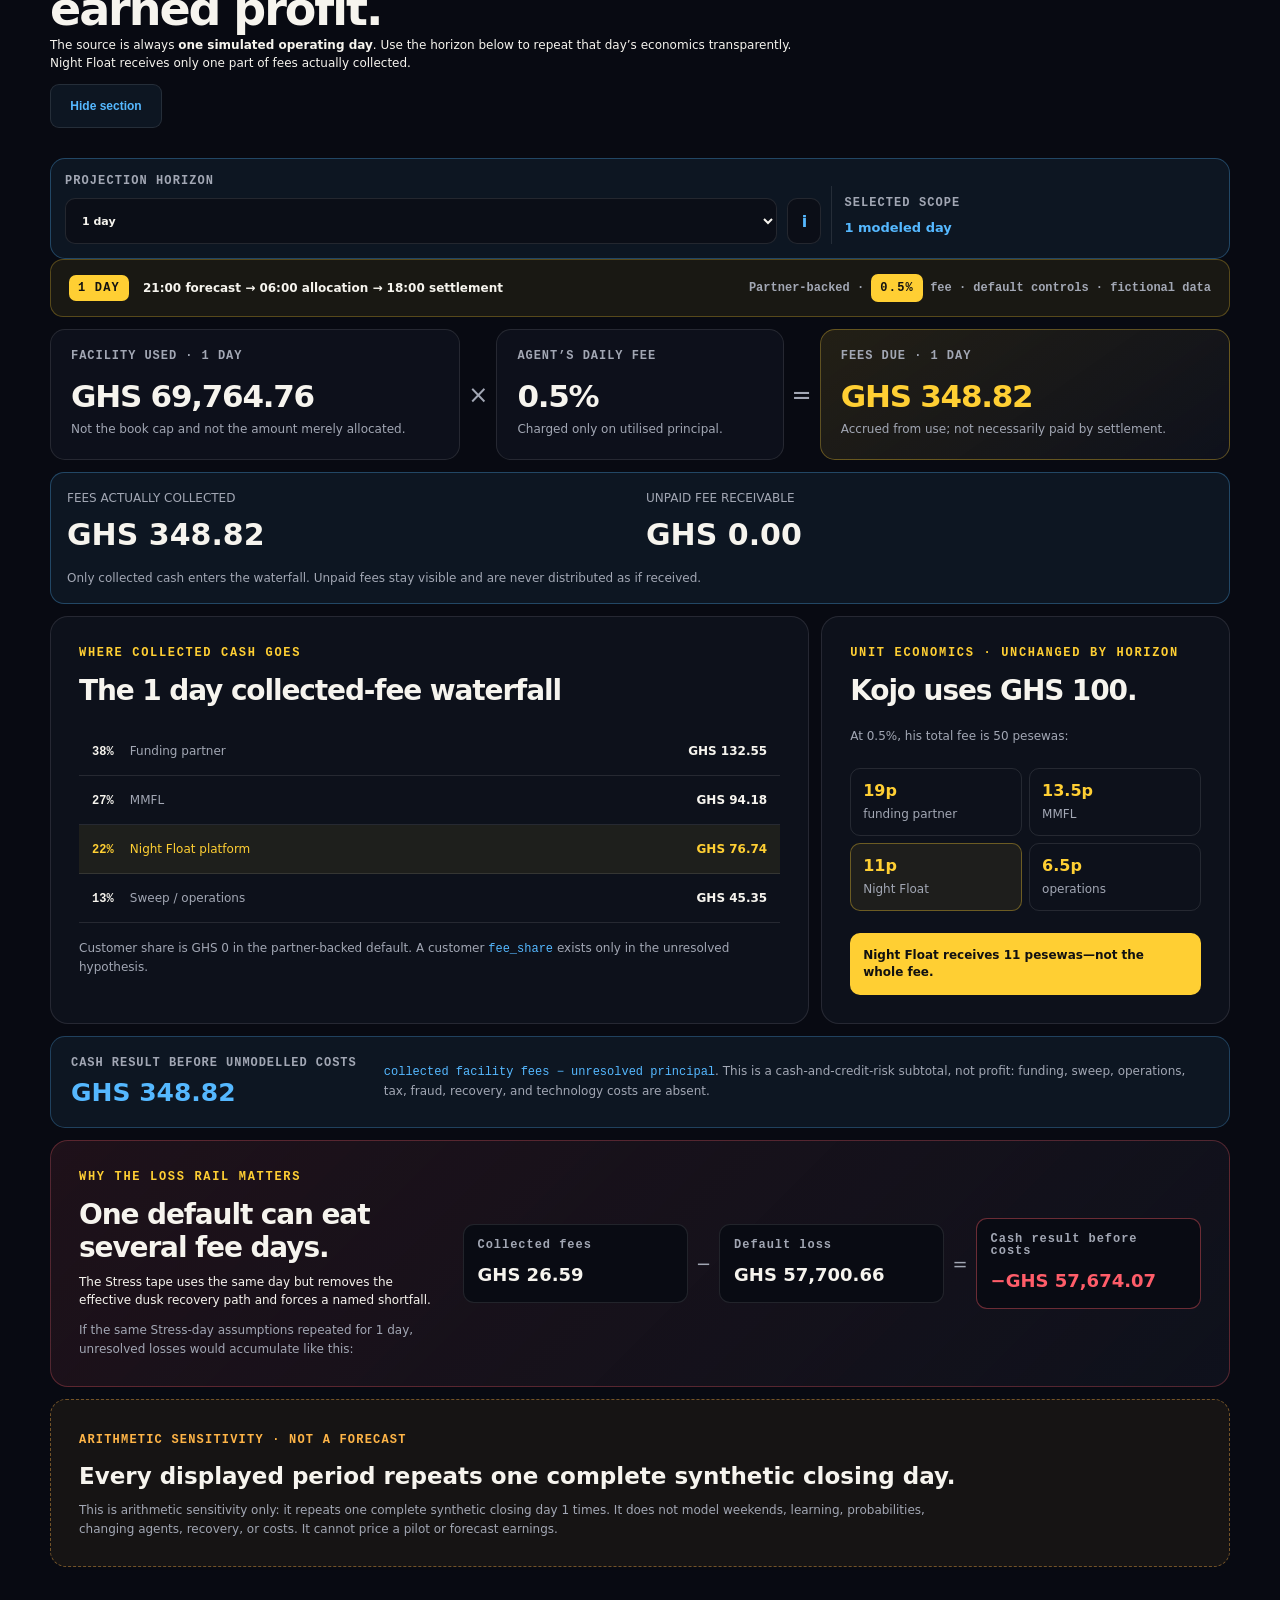
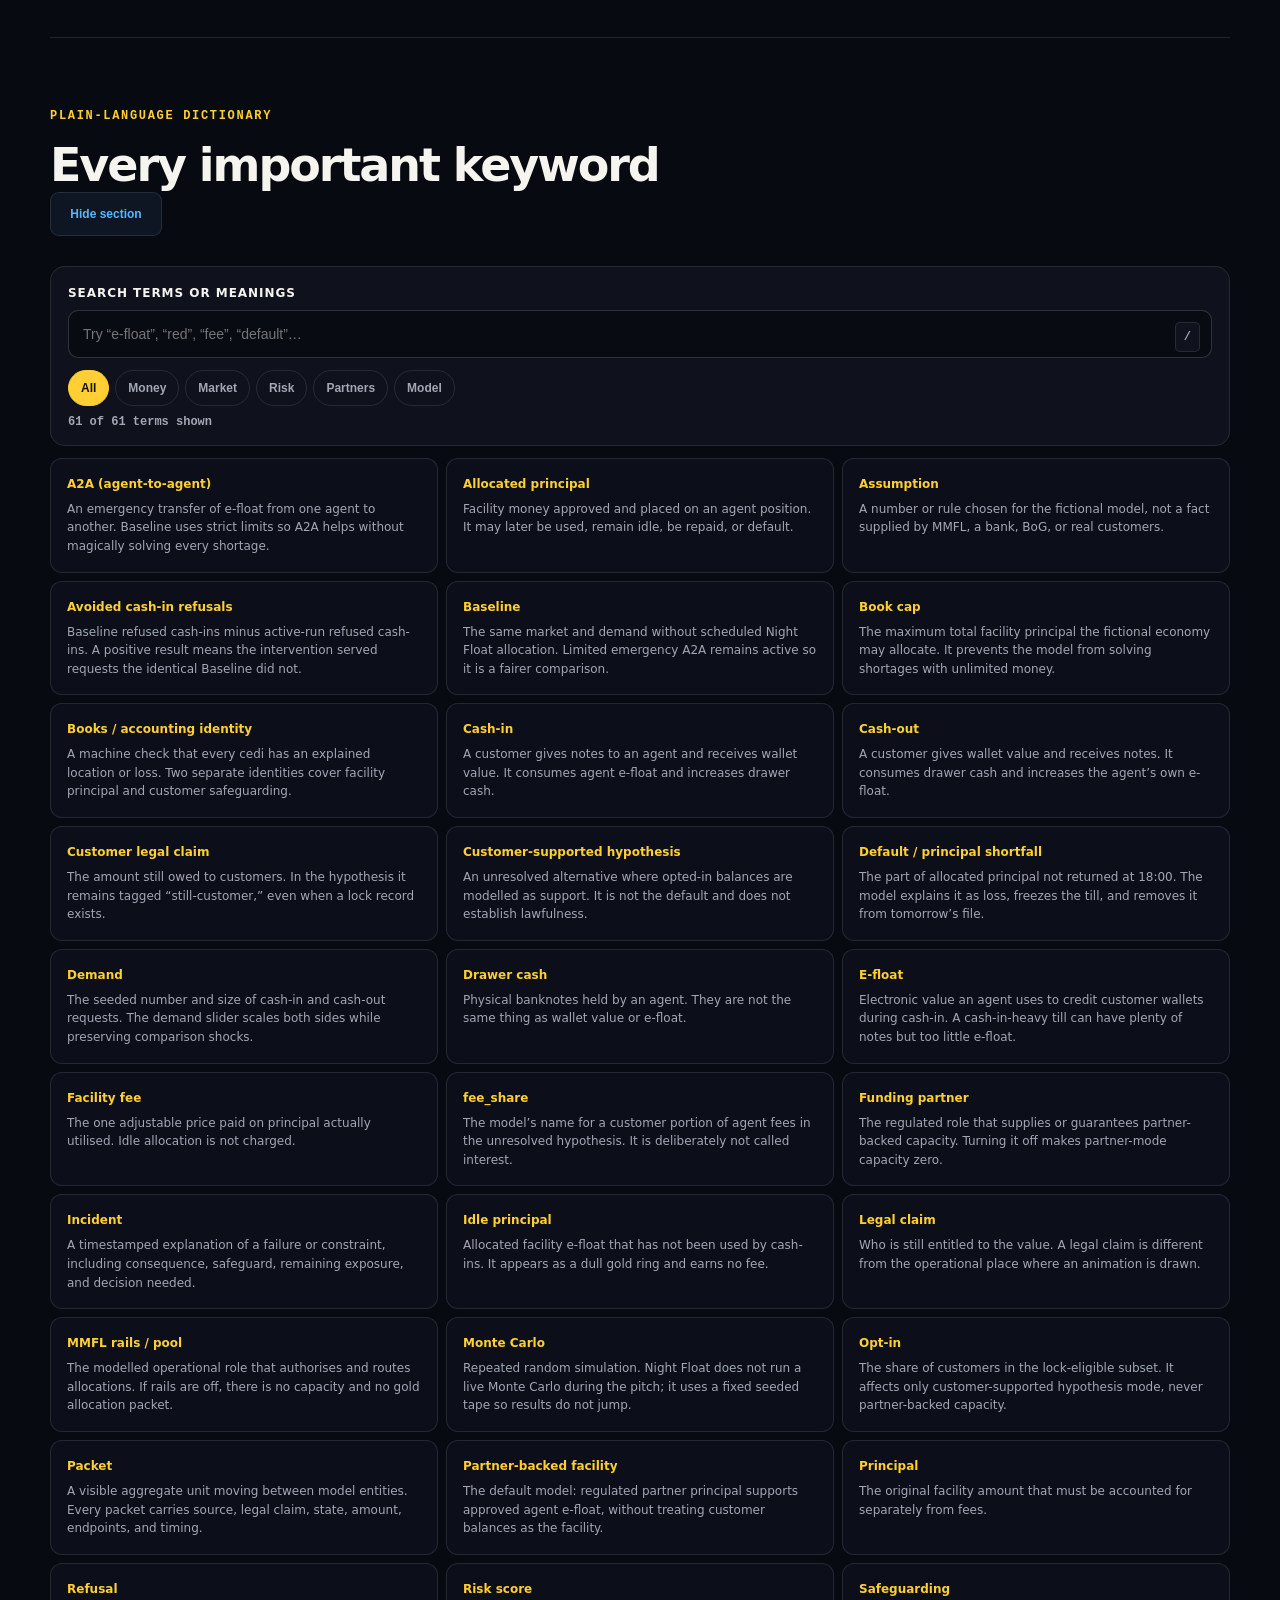
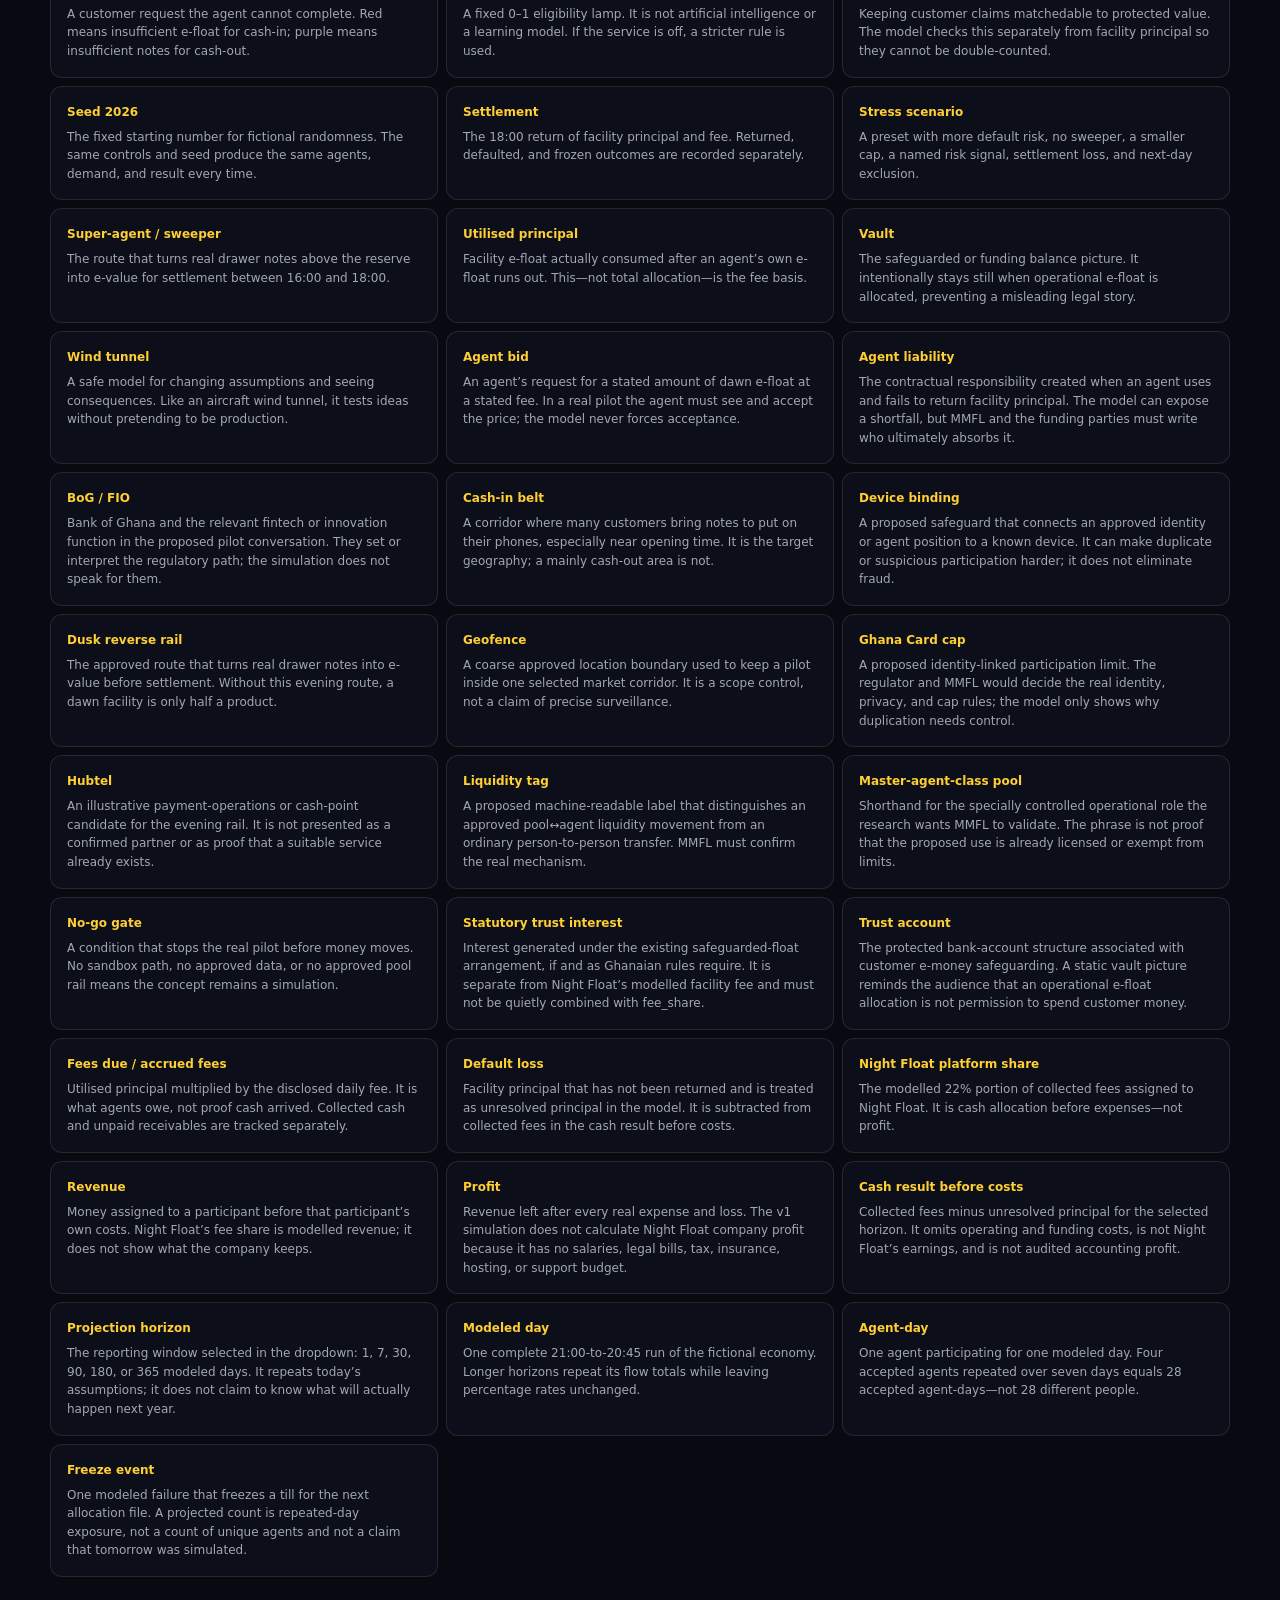
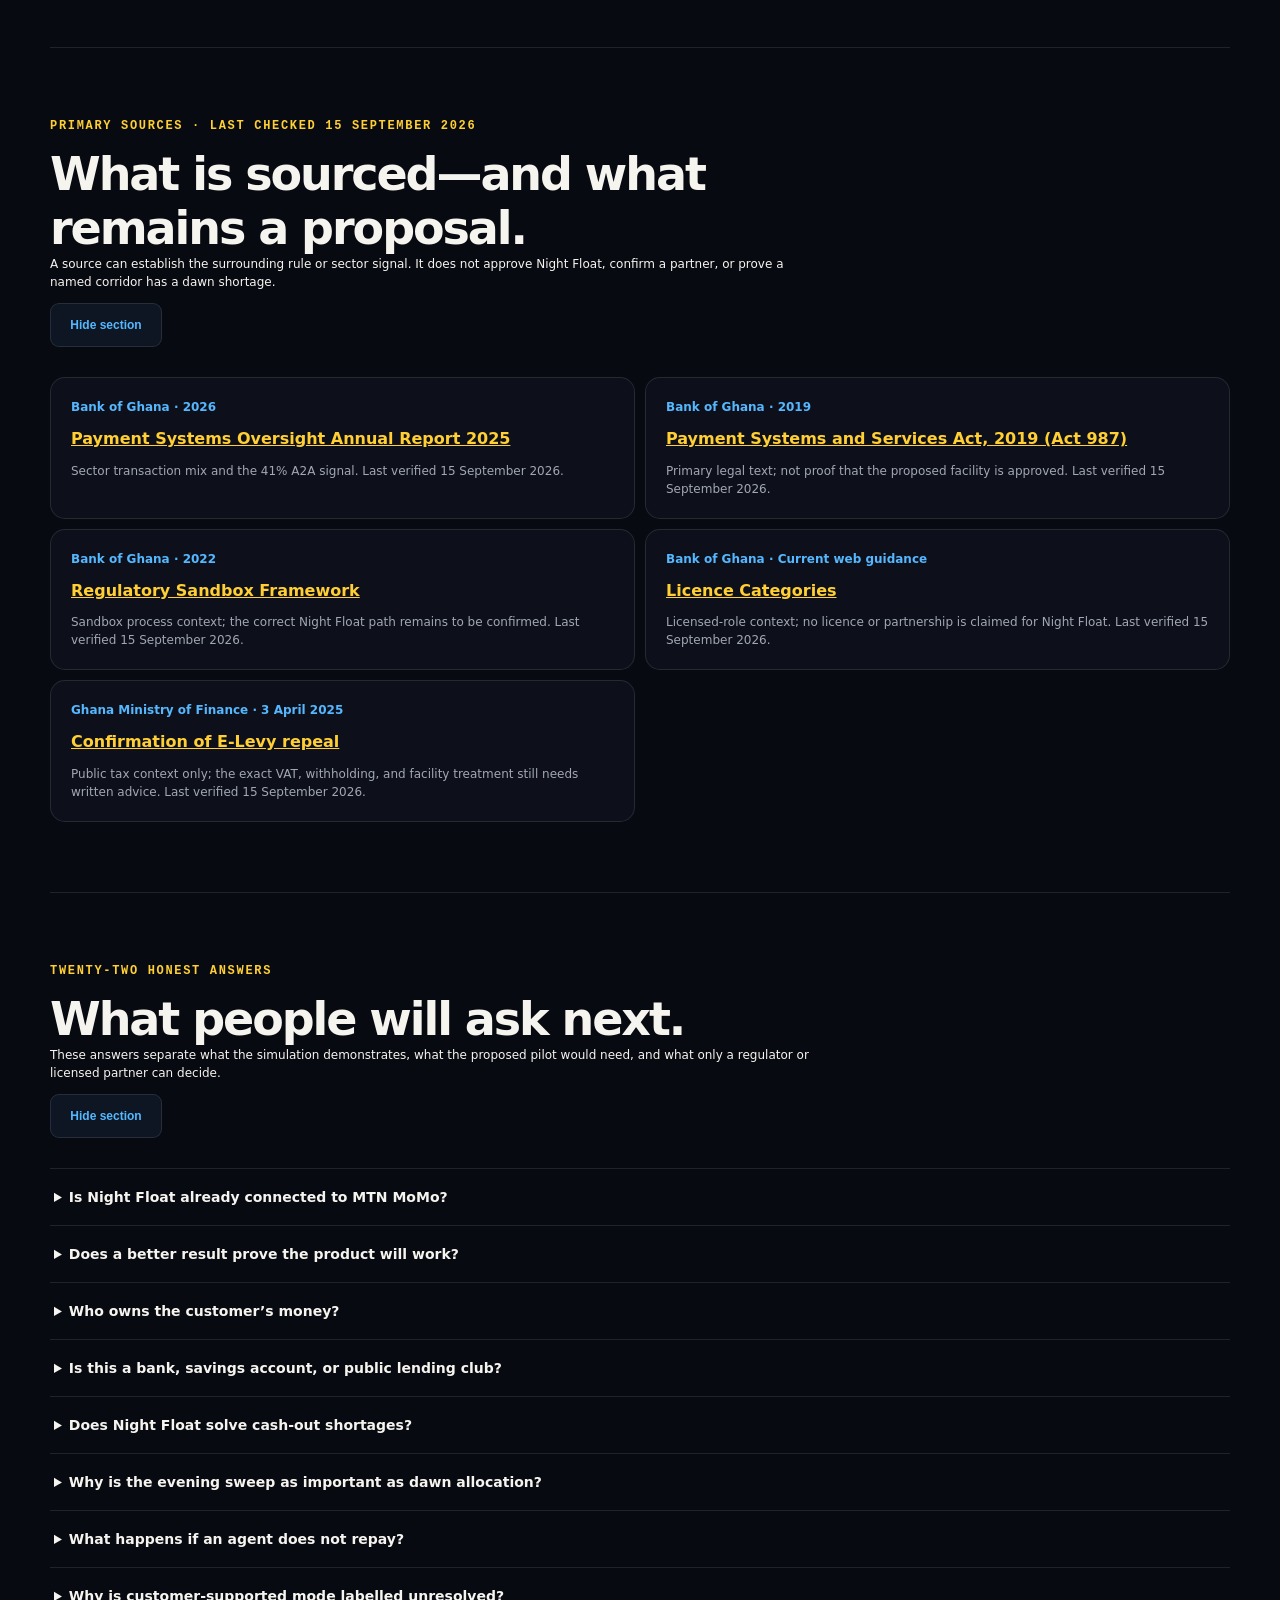
<file: glossary/index.html>
<!--
Night Float — Proprietary public demonstration · source-visible · no reuse licence. Copyright (c) 2026 Maku Pauline Mazakpe. All rights reserved.
Unauthorized use, copying, modification, or distribution is prohibited without written permission.
Contact: https://startuptribunal.com/maku | LinkedIn: https://www.linkedin.com/in/maku-mazakpe/ | GitHub: https://github.com/ma-za-kpe
X: https://x.com/makumazakpe | StartupTribunal X: https://x.com/startuptribunal
-->

<!doctype html>
<html lang="en">
  <head>
    <meta charset="UTF-8" />
    <meta name="referrer" content="no-referrer" />
    <meta name="viewport" content="width=device-width, initial-scale=1.0" />
    <meta
      http-equiv="Content-Security-Policy"
      content="default-src 'self'; script-src 'self'; style-src 'self' 'unsafe-inline'; img-src 'self' data:; frame-src 'self'; connect-src 'none'; object-src 'none'; base-uri 'self'; form-action 'self'"
    />
    <meta
      name="description"
      content="Plain-language guide to the Night Float economic simulation, colours, flows, controls, and financial terms."
    />
    <title>Night Float — Glossary &amp; Model Guide</title>
    <link rel="icon" href="../favicon.svg?v=8c5f105a652a" type="image/svg+xml" />
    <link rel="stylesheet" href="./glossary.css?v=f689c5c3224f" />
  </head>
  <body>
    <a class="skip-link" href="#main-content">Skip to glossary content</a>
    <header class="guide-header">
      <a class="brand" href="../"
        ><span class="brand-bars" aria-hidden="true"><i></i><i></i><i></i></span
        ><span
          ><b>Night Float</b><small>Glossary &amp; model guide</small></span
        ></a
      >
      <nav aria-label="Main navigation">
        <a href="../">Control room</a><a href="../pitch/">Partner pitch</a
        ><a href="../investor/">Investor deck</a><a href="#dictionary">Search</a
        ><a class="active" href="./" aria-current="page">Glossary</a>
      </nav>
    </header>

    <main id="main-content">
      <section class="hero">
        <div>
          <p class="eyebrow">Start here · no finance background needed</p>
          <h1>
            Understand the whole model<br /><span>without guessing.</span>
          </h1>
          <p class="lede">
            Night Float is a fictional, adjustable test economy. This guide
            explains what every colour, line, moving packet, balance, control,
            and financial word means—and what it does <em>not</em> prove.
          </p>
          <div class="hero-actions">
            <a class="primary" href="#quick-start">How to use it</a
            ><a href="#shop-problem">Understand the idea</a
            ><a href="#system-map">See who does what</a
            ><a href="#dictionary">Browse all terms</a
            ><a href="#sources">Check sources</a>
          </div>
        </div>
        <aside class="truth-card" aria-label="Night Float in one sentence">
          <span>THE ONE-SENTENCE VERSION</span
          ><strong
            >A short-duration partner facility puts e-float on selected
            cash-in-heavy tills before the morning queue, then asks for
            principal and a fee back at 18:00.</strong
          >
          <p>It is a simulation for discussion. It does not move real money.</p>
        </aside>
      </section>

      <section id="quick-start" class="section-block">
        <div class="section-heading">
          <p class="eyebrow">A five-minute tour</p>
          <h2>How to use the control room</h2>
        </div>
        <ol class="steps">
          <li>
            <span>1</span>
            <div>
              <b>Begin with Baseline.</b>
              <p>
                Watch tills refuse cash-ins and grey/red dashed emergency A2A
                transfers appear. This is the “without Night Float” comparison.
              </p>
            </div>
          </li>
          <li>
            <span>2</span>
            <div>
              <b>Switch to Night Float.</b>
              <p>
                At 06:00, gold packets travel from the MMFL pool to eligible
                agents. Compare refused cash-ins against the same seeded
                Baseline.
              </p>
            </div>
          </li>
          <li>
            <span>3</span>
            <div>
              <b>Move the time slider.</b>
              <p>
                Scrub from 05:45 through the morning peak, 16:00 sweep, and
                18:00 settlement. Pausing never changes the precomputed result.
              </p>
            </div>
          </li>
          <li>
            <span>4</span>
            <div>
              <b>Change one assumption.</b>
              <p>
                Try fee, demand, cash-out mix, default risk, book cap, or score
                threshold. Each change regenerates both comparison tapes.
              </p>
            </div>
          </li>
          <li>
            <span>5</span>
            <div>
              <b>Break a dependency.</b>
              <p>
                Turn off MMFL, the funder, scoring, or the sweeper. The incident
                log explains the consequence, safeguard, residual exposure, and
                decision.
              </p>
            </div>
          </li>
        </ol>
      </section>

      <section id="shop-problem" class="section-block shop-problem">
        <div class="section-heading">
          <p class="eyebrow">The shop problem · no finance language</p>
          <h2>One kiosk, two kinds of stock.</h2>
          <p>
            Think of a MoMo agent as a shop with two shelves. One shelf holds
            digital value. The other holds physical notes. A busy agent can have
            a full shelf on one side and an empty shelf on the other.
          </p>
        </div>
        <div class="inventory-grid">
          <article class="inventory-card digital-stock">
            <div class="inventory-icon" aria-hidden="true">01</div>
            <p class="eyebrow">Digital shelf · e-float</p>
            <h3>Needed when a customer brings cash in.</h3>
            <div class="plain-flow">
              <span>Customer gives notes</span><b>→</b
              ><span>Agent credits the phone</span>
            </div>
            <p>
              The agent’s e-float falls and the drawer fills with notes. If the
              digital shelf is empty, the cash-in is refused—even when the
              drawer is full.
            </p>
          </article>
          <article class="inventory-card cash-stock">
            <div class="inventory-icon" aria-hidden="true">02</div>
            <p class="eyebrow">Physical shelf · drawer cash</p>
            <h3>Needed when a customer wants cash out.</h3>
            <div class="plain-flow">
              <span>Customer sends wallet value</span><b>→</b
              ><span>Agent hands over notes</span>
            </div>
            <p>
              The drawer falls and the agent’s own e-float rises. Night Float
              does not manufacture notes, so it cannot solve this shortage.
            </p>
          </article>
        </div>
        <div class="target-strip">
          <span>NIGHT FLOAT’S NARROW TARGET</span>
          <strong
            >Cash-in-heavy market corridors at dawn: notes are arriving, but
            agents need digital stock before the first queue.</strong
          >
          <p>
            A payday estate that mainly needs notes is the wrong corridor. A
            product that claims to fix both shelves is hiding the problem.
          </p>
        </div>
      </section>

      <section id="day-story" class="section-block day-story">
        <div class="section-heading">
          <p class="eyebrow">A day in three people</p>
          <h2>The machine, seen from the street.</h2>
          <p>
            The same day feels different depending on which side of the kiosk
            you stand. The default story below uses regulated partner funding,
            not customer balances.
          </p>
        </div>
        <div class="people-grid">
          <article>
            <span class="person-tag">AMA · TOMATO SELLER</span>
            <h3>She is the outcome.</h3>
            <p>
              At 06:12 Ama brings yesterday’s notes to put on MoMo before paying
              her supplier. Success is simple: Kojo serves her instead of saying
              “no float.”
            </p>
          </article>
          <article>
            <span class="person-tag">KOJO · CASH-IN AGENT</span>
            <h3>He needs stock before opening.</h3>
            <p>
              Kojo requests GHS 1,500 for 06:00 and sees the full fee before he
              accepts. Cash-ins use the e-float and leave notes in his drawer.
              By 18:00 he must return principal plus the disclosed fee.
            </p>
          </article>
          <article>
            <span class="person-tag">ESI · MMFL PRODUCT OWNER</span>
            <h3>She owns the rules and the stop button.</h3>
            <p>
              Esi approves the cap, agent file, customer and agent wording,
              allowed rail, settlement rule, incident report, and pilot kill
              criteria. Night Float operates the clock she approves.
            </p>
          </article>
        </div>
        <ol class="day-clock">
          <li>
            <time>21:00</time><b>Forecast</b
            ><span>Find tomorrow’s cash-in belt.</span>
          </li>
          <li>
            <time>05:30</time><b>Approve</b
            ><span>Apply score, fee choice, and cap.</span>
          </li>
          <li class="active">
            <time>06:00</time><b>Load</b
            ><span>Place e-float before the queue.</span>
          </li>
          <li>
            <time>DAY</time><b>Trade</b
            ><span>E-float falls; drawer notes rise.</span>
          </li>
          <li>
            <time>16:00</time><b>Rebuild</b
            ><span>Convert real notes through an approved rail.</span>
          </li>
          <li>
            <time>18:00</time><b>Settle</b
            ><span>Return principal and fee—or freeze.</span>
          </li>
        </ol>
        <aside
          class="hypothesis-box"
          aria-label="Customer-supported hypothesis warning"
        >
          <span>CUSTOMER-LOCK VERSION · HYPOTHESIS ONLY</span>
          <strong
            >“Efua locks GHS 50 overnight” is an attractive story, but it is not
            the default legal product.</strong
          >
          <p>
            Whether a customer claim may support agent liquidity, how redemption
            remains guaranteed, and whether any customer fee_share is permitted
            must be designed and approved by MMFL, its bank, and the regulator.
            Until then, the hero tape is partner-backed.
          </p>
        </aside>
      </section>

      <section id="system-map" class="section-block system-map">
        <div class="section-heading">
          <p class="eyebrow">The whole machine · one picture</p>
          <h2>Regulated plumbing, with named valves.</h2>
          <p>
            Night Float does not need to own every pipe. It needs to make the
            hand-offs explicit: who supplies capacity, who issues value, who
            chooses an agent, who rebuilds e-value, and who can stop the pilot.
          </p>
        </div>
        <div class="candidate-banner">
          <b>ROLE MAP, NOT ENDORSEMENTS.</b>
          MMFL, BoG/FIO, banks, Jumo, Hubtel, and super-agents are desired or
          illustrative participants. Candidate, not confirmed.
        </div>
        <div
          class="system-routes"
          role="group"
          aria-label="Night Float partner connection map"
        >
          <article class="system-route rule-route">
            <div class="route-node">
              <small>RULES + SANDBOX</small><b>BoG / FIO</b>
            </div>
            <div class="route-arrow">
              <span>caps · reports · kill switch</span><i>→</i>
            </div>
            <div class="route-node core">
              <small>LICENSED PRINCIPAL</small><b>MMFL</b>
            </div>
          </article>
          <article class="system-route capacity-route">
            <div class="route-node">
              <small>CAPACITY / ACCOUNT</small><b>Regulated bank or funder</b>
            </div>
            <div class="route-arrow">
              <span>approved facility capacity</span><i>→</i>
            </div>
            <div class="route-node core">
              <small>CONTROLLED FAUCET</small><b>MMFL pool role</b>
            </div>
          </article>
          <article class="system-route clock-route">
            <div class="route-node owner">
              <small>MATCH + SCHEDULE</small><b>Night Float</b>
            </div>
            <div class="route-arrow">
              <span>forecast · geofence · 06:00 file</span><i>→</i>
            </div>
            <div class="route-node core">
              <small>AUTHORISE</small><b>MMFL product owner</b>
            </div>
          </article>
          <article class="system-route score-route">
            <div class="route-node">
              <small>REPAYMENT SIGNAL</small><b>Scoring candidate</b>
            </div>
            <div class="route-arrow">
              <span>probability + threshold</span><i>→</i>
            </div>
            <div class="route-node">
              <small>ELIGIBILITY</small><b>Agent allocation file</b>
            </div>
          </article>
          <article class="system-route loop-route">
            <div class="route-node agent">
              <small>06:00 OUT</small><b>Agent e-float</b>
            </div>
            <div class="route-arrow two-way">
              <span>trade · real notes · approved sweep</span><i>⇄</i>
            </div>
            <div class="route-node">
              <small>16:00–18:00 BACK</small
              ><b>Bank / Hubtel / super-agent candidate</b>
            </div>
          </article>
        </div>
        <div class="pipe-caption">
          <strong>The clean sentence:</strong>
          Partner capacity → MMFL-controlled pool role → approved agent e-float
          at dawn → approved reverse rail → settlement at dusk.
        </div>
      </section>

      <section id="partner-table" class="section-block partner-table">
        <div class="section-heading">
          <p class="eyebrow">Who sits where</p>
          <h2>Six seats. No stolen jobs.</h2>
          <p>
            A partnership is clearer when every party can see both its job and
            the boundary Night Float promises not to cross.
          </p>
        </div>
        <div class="partner-table-wrap">
          <table>
            <thead>
              <tr>
                <th scope="col">Seat</th>
                <th scope="col">What they would own</th>
                <th scope="col">What Night Float needs</th>
                <th scope="col">Boundary</th>
              </tr>
            </thead>
            <tbody>
              <tr>
                <th scope="row">BoG / FIO</th>
                <td data-label="Owns">
                  Rules, sandbox conditions, caps, reporting, unwind
                </td>
                <td data-label="Need">Pre-consult and a clear pilot path</td>
                <td data-label="Boundary">No “ask forgiveness later”</td>
              </tr>
              <tr>
                <th scope="row">MMFL</th>
                <td data-label="Owns">
                  Licence, wallets, agents, contracts, T&amp;Cs, customer trust
                </td>
                <td data-label="Need">
                  Named owners, approved pool/liquidity rail, pilot data
                </td>
                <td data-label="Boundary">
                  Night Float does not issue e-money
                </td>
              </tr>
              <tr>
                <th scope="row">Bank / funder candidate</th>
                <td data-label="Owns">
                  Facility capacity, account role, optional standby support
                </td>
                <td data-label="Need">
                  A written capacity and loss arrangement
                </td>
                <td data-label="Boundary">
                  Candidate, not confirmed; the startup holds no cedis
                </td>
              </tr>
              <tr>
                <th scope="row">Scoring candidate</th>
                <td data-label="Owns">
                  Repay-by-18:00 signal and limit recommendation
                </td>
                <td data-label="Need">
                  A narrow agent-risk service, potentially Jumo
                </td>
                <td data-label="Boundary">No fake Night Float “AI score”</td>
              </tr>
              <tr>
                <th scope="row">Sweep candidate</th>
                <td data-label="Owns">
                  Turning real drawer notes into settlement e-value
                </td>
                <td data-label="Need">
                  Bank, Hubtel, or super-agent dusk route
                </td>
                <td data-label="Boundary">
                  Candidate, not confirmed; no imaginary cash conversion
                </td>
              </tr>
              <tr>
                <th scope="row">Night Float team</th>
                <td data-label="Owns">
                  Forecast, matching, geofence, schedule, explainable ledger
                </td>
                <td data-label="Need">
                  Permission to operate inside approved partner rails
                </td>
                <td data-label="Boundary">
                  No bank, wallet, public lender, or balance sheet
                </td>
              </tr>
            </tbody>
          </table>
        </div>
      </section>

      <section id="risk-kitchen" class="section-block risk-kitchen">
        <div class="section-heading">
          <p class="eyebrow">The eleven holes · kitchen language</p>
          <h2>Where the pipe can leak.</h2>
          <p>
            These are not footnotes. Each hole is either visible in the model, a
            proposed safeguard to validate, or a question that can kill the
            pilot.
          </p>
        </div>
        <div class="hole-grid">
          <article>
            <span>01</span>
            <h3>It looks like a bank.</h3>
            <p>
              Keep MMFL as licensed principal, a regulated partner on capacity,
              and Night Float on timing and matching only.
            </p>
          </article>
          <article>
            <span>02</span>
            <h3>Dawn works; dusk fails.</h3>
            <p>
              Cash-in leaves the agent with notes, not repayable e-value. No
              approved reverse rail means there is only half a product.
            </p>
          </article>
          <article>
            <span>03</span>
            <h3>The wrong wallet pipe is used.</h3>
            <p>
              Never assume ordinary customer→agent or A2A limits disappear. MMFL
              must approve the exact tagged pool↔agent route.
            </p>
          </article>
          <article>
            <span>04</span>
            <h3>Someone wants money at 05:50.</h3>
            <p>
              Partner-backed mode avoids customer lock risk. Any future customer
              lock needs an explicit availability promise and liquidity
              protection.
            </p>
          </article>
          <article>
            <span>05</span>
            <h3>An agent disappears.</h3>
            <p>
              Cap exposure, bind device and identity, watch post-load activity,
              freeze early, and write loss ownership into the contract.
            </p>
          </article>
          <article>
            <span>06</span>
            <h3>Tax eats both trips.</h3>
            <p>
              Do not guess an e-levy or tax exemption. MMFL legal and tax must
              confirm the treatment of pool↔agent movements in writing.
            </p>
          </article>
          <article>
            <span>07</span>
            <h3>The fee is wrong.</h3>
            <p>
              Too high and agents decline; too low and operations lose money.
              Show empty allocation slots and charge only utilised principal.
            </p>
          </article>
          <article>
            <span>08</span>
            <h3>Existing partners feel attacked.</h3>
            <p>
              Super-agents, banks, and payment operators can own the evening
              route. The design should create a seat, not steal one.
            </p>
          </article>
          <article>
            <span>09</span>
            <h3>People farm the incentive.</h3>
            <p>
              Proposed controls include one identity, device binding, small
              starting caps, and evidence of genuine wallet activity.
            </p>
          </article>
          <article>
            <span>10</span>
            <h3>There is no data permission.</h3>
            <p>
              Ask for the minimum pilot view: agent identifier, cash-in versus
              cash-out by hour, and a coarse location grid.
            </p>
          </article>
          <article>
            <span>11</span>
            <h3>The headline becomes the product.</h3>
            <p>
              Say “capped agent facility” and “still your claim.” Never lead
              with customer yield or pretend an unresolved lock is approved.
            </p>
          </article>
        </div>
      </section>

      <section id="language-guide" class="section-block language-guide">
        <div class="section-heading">
          <p class="eyebrow">Translate before speaking</p>
          <h2>Say this. Never sell that.</h2>
        </div>
        <div
          class="language-table"
          role="table"
          aria-label="Night Float language guide"
        >
          <div class="language-row language-head" role="row">
            <b role="columnheader">Use</b><b role="columnheader">Avoid</b
            ><b role="columnheader">Why</b>
          </div>
          <div class="language-row" role="row">
            <strong role="cell">Partner-backed agent facility</strong
            ><del role="cell">Public lending pool</del
            ><span role="cell"
              >Keeps the default story inside regulated partner roles.</span
            >
          </div>
          <div class="language-row" role="row">
            <strong role="cell">Facility fee on utilised principal</strong
            ><del role="cell">Earn interest while you sleep</del
            ><span role="cell"
              >The agent price is the product; customer yield is not.</span
            >
          </div>
          <div class="language-row" role="row">
            <strong role="cell">Customer-supported hypothesis</strong
            ><del role="cell">Customer money funds agents</del
            ><span role="cell"
              >The legal, redemption, liquidity, and loss design is
              unresolved.</span
            >
          </div>
          <div class="language-row" role="row">
            <strong role="cell">Liquidity-management rail</strong
            ><del role="cell">Send Money shortcut</del
            ><span role="cell"
              >The exact pool↔agent route must be approved and tagged.</span
            >
          </div>
          <div class="language-row" role="row">
            <strong role="cell">Candidate partner</strong
            ><del role="cell">Our partner</del
            ><span role="cell"
              >A named company is not an endorsement or signed
              relationship.</span
            >
          </div>
          <div class="language-row" role="row">
            <strong role="cell">Fixed risk lamp</strong
            ><del role="cell">AI credit brain</del
            ><span role="cell"
              >The model uses a transparent score, not a trained production
              system.</span
            >
          </div>
          <div class="language-row" role="row">
            <strong role="cell">If refusals do not fall, stop</strong
            ><del role="cell">Capture 1% of A2A</del
            ><span role="cell"
              >A measurable market outcome beats a fantasy market-size
              claim.</span
            >
          </div>
        </div>
      </section>

      <section id="decision-gate" class="section-block decision-gate">
        <div class="section-heading">
          <p class="eyebrow">Before another production line is written</p>
          <h2>The six written asks.</h2>
          <p>
            The simulation can prepare the conversation. Only these answers can
            turn it into a real pilot.
          </p>
        </div>
        <ol id="glossaryAskList" class="ask-grid"></ol>
        <div class="no-go">
          <span>NO-GO RULE</span>
          <strong
            >No sandbox path + no pilot data + no approved pool rail = no real
            Night Float pilot.</strong
          >
          <p>Do not self-fund a pretend pool to make the diagram look real.</p>
        </div>
      </section>

      <section id="visual-language" class="section-block decode">
        <div class="section-heading">
          <p class="eyebrow">Visual language</p>
          <h2>What every colour and symbol means</h2>
          <p>
            Colour is never the only signal: the model also uses words, shapes,
            rings, line styles, incidents, and balance changes.
          </p>
        </div>
        <div class="colour-grid">
          <article>
            <i class="swatch green"></i>
            <div>
              <h3>Green · healthy till</h3>
              <p>
                Enough combined own and idle facility e-float for expected
                near-term cash-ins. It does not mean the agent is profitable or
                risk-free.
              </p>
            </div>
          </article>
          <article>
            <i class="swatch amber"></i>
            <div>
              <h3>Amber · e-float at risk</h3>
              <p>
                The till may run short soon. It is a warning before a refusal,
                not a default.
              </p>
            </div>
          </article>
          <article>
            <i class="swatch red">!</i>
            <div>
              <h3>Red + ! · cash-in refused</h3>
              <p>
                A customer has notes but the agent lacks e-float. Red is also
                used for severe incidents and frozen/defaulted tills.
              </p>
            </div>
          </article>
          <article>
            <i class="swatch purple">□</i>
            <div>
              <h3>Purple + square · cash-out refused</h3>
              <p>
                The agent lacks physical notes. Night Float supplies e-float, so
                this failure may remain even when cash-in performance improves.
              </p>
            </div>
          </article>
          <article>
            <i class="swatch gold"></i>
            <div>
              <h3>Gold · Night Float principal</h3>
              <p>
                An allocation packet or the active intervention line. Gold shows
                identified facility value moving; it does not mean money was
                created.
              </p>
            </div>
          </article>
          <article>
            <i class="swatch blue"></i>
            <div>
              <h3>Blue · partner / legal context</h3>
              <p>
                Funder role, facility-active ring, assumptions, or unresolved
                customer classification. Blue is context—not proof of approval.
              </p>
            </div>
          </article>
          <article>
            <i class="symbol solid-ring"></i>
            <div>
              <h3>Solid blue ring · facility active</h3>
              <p>The till received approved facility principal.</p>
            </div>
          </article>
          <article>
            <i class="symbol idle-ring"></i>
            <div>
              <h3>Dull gold ring · idle allocation</h3>
              <p>
                Facility e-float was allocated but not consumed by cash-ins.
                Idle principal earns no facility fee.
              </p>
            </div>
          </article>
          <article>
            <i class="symbol declined-ring"></i>
            <div>
              <h3>Grey dashed ring · price declined</h3>
              <p>
                The agent was considered but rejected the fee, so no allocation
                was sent.
              </p>
            </div>
          </article>
          <article>
            <i class="symbol freeze-cross">×</i>
            <div>
              <h3>Red cross · frozen till</h3>
              <p>
                Principal was not fully returned at settlement. The till is
                excluded from tomorrow’s allocation file.
              </p>
            </div>
          </article>
          <article>
            <i class="symbol cash-bar"></i>
            <div>
              <h3>Small vertical bar · drawer cash</h3>
              <p>
                Physical notes at the till. It rises on cash-in and falls on
                cash-out or a sweep.
              </p>
            </div>
          </article>
          <article>
            <i class="symbol books-ok">OK</i>
            <div>
              <h3>RECONCILED / UNRESOLVED / BROKEN</h3>
              <p>
                Principal, fee, and safeguarding arithmetic reconcile within GHS
                0.02. Customer-supported funding remains UNRESOLVED until a
                separate asset and loss bearer exist. BROKEN stops the model.
              </p>
            </div>
          </article>
        </div>
      </section>

      <section id="flow-directions" class="section-block flows">
        <div class="section-heading">
          <p class="eyebrow">Direction matters</p>
          <h2>How to read every flow</h2>
        </div>
        <div class="flow-list">
          <article>
            <div class="flow-demo gold-flow">
              <span>MMFL POOL</span><b>→</b><span>AGENT TILL</span>
            </div>
            <h3>06:00 · allocation travels outward</h3>
            <p>
              A solid gold route from pool to till means approved principal is
              being allocated. The funding vault stays static; the path does not
              originate at the vault.
            </p>
          </article>
          <article>
            <div class="flow-demo red-flow">
              <span>AGENT A</span><b>⇢</b><span>AGENT B</span>
            </div>
            <h3>Morning · emergency A2A</h3>
            <p>
              A dashed grey/red route between agents exists only in Baseline. It
              is capped at GHS 400, delayed 15 minutes, and limited to two
              received hops.
            </p>
          </article>
          <article>
            <div class="flow-demo green-flow">
              <span>AGENT CASH</span><b>→</b><span>SWEEPER</span>
            </div>
            <h3>16:00–18:00 · notes support settlement</h3>
            <p>
              A dashed green route means the sweeper converts only existing
              drawer notes above the GHS 500 reserve into e-value. No notes
              means no sweep.
            </p>
          </article>
          <article>
            <div class="flow-demo green-flow reverse">
              <span>AGENT TILL</span><b>→</b><span>MMFL POOL</span>
            </div>
            <h3>18:00 · settlement returns inward</h3>
            <p>
              A green return route carries paid principal and fee toward the
              pool. A shortfall turns the till into a frozen exception.
            </p>
          </article>
          <article>
            <div class="flow-demo blue-flow">
              <span>CUSTOMER COHORT</span><b>→</b><span>LOCK RECORD</span>
            </div>
            <h3>21:00 · hypothesis lock record</h3>
            <p>
              Only customer-supported hypothesis mode shows this aggregate
              record. The legal claim stays “still-customer”; the model does not
              establish that reuse is lawful.
            </p>
          </article>
          <article>
            <div class="flow-demo static-flow">
              <span>FUNDER VAULT</span><b>·</b><span>STATIC</span>
            </div>
            <h3>No movement · a deliberate legal picture</h3>
            <p>
              The funder role may support capacity, but operational allocation
              does not animate the vault or change the safeguarded customer
              balance.
            </p>
          </article>
        </div>
      </section>

      <section id="headline-metrics" class="section-block dashboard-guide">
        <div class="section-heading">
          <p class="eyebrow">Reading the evidence</p>
          <h2>The four headline numbers</h2>
        </div>
        <div class="metric-explain">
          <article>
            <span>01</span>
            <h3>Refused cash-ins</h3>
            <p>
              The primary outcome. “Avoided” equals Baseline cash-in refusals
              minus active-run cash-in refusals, using the same seed. Cash-out
              refusals are excluded.
            </p>
          </article>
          <article>
            <span>02</span>
            <h3>Facility utilised</h3>
            <p>
              Used principal divided by allocated principal. A low number means
              capital sat idle, even if many gold packets appeared.
            </p>
          </article>
          <article>
            <span>03</span>
            <h3>Settled principal</h3>
            <p>
              The share of allocated principal returned at 18:00. The supporting
              line shows frozen tills and explained principal loss.
            </p>
          </article>
          <article>
            <span>04</span>
            <h3>Cash result before costs</h3>
            <p>
              Fees actually collected by 18:00 minus unresolved principal. It
              excludes funding, sweep, tax, fraud, recovery, and platform costs,
              so it is not profit.
            </p>
          </article>
        </div>
      </section>

      <section id="earnings-explainer" class="section-block earnings-explainer">
        <div class="section-heading">
          <p class="eyebrow">Follow the fee · default seed 2026</p>
          <h2 id="earningsHeadline">Collected cash is not profit.</h2>
          <p>
            The source is always <strong>one simulated operating day</strong>.
            Use the horizon below to repeat that day’s economics transparently.
            Night Float receives only one part of fees actually collected.
          </p>
        </div>
        <div class="horizon-control">
          <label>
            <span>Projection horizon</span>
            <select id="earningsHorizon">
              <option value="day">1 day</option>
              <option value="week">1 week · 7 days</option>
              <option value="month">1 month · 30 days</option>
              <option value="quarter">3 months · 90 days</option>
              <option value="half-year">6 months · 180 days</option>
              <option value="year">1 year · 365 days</option>
            </select>
          </label>
          <details class="horizon-info">
            <summary aria-label="Explain projection horizon">i</summary>
            <p>
              This repeats the selected model day. It does not predict growth,
              weekends, changing demand, or which exact agent returns tomorrow.
            </p>
          </details>
          <div>
            <small>SELECTED SCOPE</small>
            <strong id="projectionDays">1 modeled day</strong>
          </div>
        </div>
        <div class="day-stamp">
          <span id="earningsPeriod">ONE DAY</span>
          <b>21:00 forecast → 06:00 allocation → 18:00 settlement</b>
          <p>
            Partner-backed · <span id="defaultFeeStamp">—</span> fee · default
            controls · fictional data
          </p>
        </div>
        <div
          class="earnings-formula"
          role="group"
          aria-label="One-day system result calculation"
        >
          <article>
            <small id="earningsUsedLabel">FACILITY USED · 1 DAY</small>
            <strong id="earningsUtilised">Calculating…</strong>
            <p>Not the book cap and not the amount merely allocated.</p>
          </article>
          <i aria-hidden="true">×</i>
          <article>
            <small>AGENT’S DAILY FEE</small>
            <strong id="defaultFeeRate">—</strong>
            <p>Charged only on utilised principal.</p>
          </article>
          <i aria-hidden="true">=</i>
          <article class="gold-result">
            <small id="earningsGrossLabel">FEES DUE · 1 DAY</small>
            <strong id="earningsGross">Calculating…</strong>
            <p>Accrued from use; not necessarily paid by settlement.</p>
          </article>
        </div>
        <div
          class="collection-bridge"
          role="group"
          aria-label="Fee collection reconciliation"
        >
          <span
            ><small>FEES ACTUALLY COLLECTED</small
            ><b id="earningsCollected">—</b></span
          >
          <span
            ><small>UNPAID FEE RECEIVABLE</small
            ><b id="earningsUnpaid">—</b></span
          >
          <p>
            Only collected cash enters the waterfall. Unpaid fees stay visible
            and are never distributed as if received.
          </p>
        </div>
        <div class="earnings-split">
          <article class="waterfall-card">
            <div class="mini-heading">
              <p class="eyebrow">Where collected cash goes</p>
              <h3 id="waterfallHeading">The 1 day collected-fee waterfall</h3>
            </div>
            <div class="waterfall-row funder-row">
              <span><b id="shareFunderRate">—</b> Funding partner</span
              ><strong id="earningsFunder">—</strong>
            </div>
            <div class="waterfall-row mmfl-row">
              <span><b id="shareMmflRate">—</b> MMFL</span
              ><strong id="earningsMmfl">—</strong>
            </div>
            <div class="waterfall-row platform-row">
              <span><b id="sharePlatformRate">—</b> Night Float platform</span
              ><strong id="earningsPlatform">—</strong>
            </div>
            <div class="waterfall-row operations-row">
              <span><b id="shareOperationsRate">—</b> Sweep / operations</span
              ><strong id="earningsOperations">—</strong>
            </div>
            <p class="waterfall-note">
              Customer share is GHS 0 in the partner-backed default. A customer
              <code>fee_share</code> exists only in the unresolved hypothesis.
            </p>
          </article>
          <article class="pesewa-card">
            <p class="eyebrow">Unit economics · unchanged by horizon</p>
            <h3>Kojo uses GHS 100.</h3>
            <p>
              At <span data-default-fee>—</span>, his total fee is 50 pesewas:
            </p>
            <ul>
              <li><b id="unitFunder">—</b><span>funding partner</span></li>
              <li><b id="unitMmfl">—</b><span>MMFL</span></li>
              <li class="platform-pesewa">
                <b id="unitPlatform">—</b><span>Night Float</span>
              </li>
              <li><b id="unitOperations">—</b><span>operations</span></li>
            </ul>
            <strong class="plain-conclusion"
              >Night Float receives <span id="unitPlatformWords">—</span>—not
              the whole fee.</strong
            >
          </article>
        </div>
        <div class="result-definition">
          <div>
            <small>CASH RESULT BEFORE UNMODELLED COSTS</small>
            <strong id="earningsSystem">—</strong>
          </div>
          <p>
            <code>collected facility fees − unresolved principal</code>. This is
            a cash-and-credit-risk subtotal, not profit: funding, sweep,
            operations, tax, fraud, recovery, and technology costs are absent.
          </p>
        </div>
        <div class="stress-math">
          <div class="stress-copy">
            <p class="eyebrow">Why the loss rail matters</p>
            <h3>One default can eat several fee days.</h3>
            <p>
              The Stress tape uses the same day but removes the effective dusk
              recovery path and forces a named shortfall.
            </p>
            <p id="stressPeriod">
              If that Stress day repeated for 1 day, unresolved losses would
              accumulate like this:
            </p>
          </div>
          <div class="stress-equation">
            <span><small>Collected fees</small><b id="stressFees">—</b></span
            ><i>−</i
            ><span><small>Default loss</small><b id="stressLoss">—</b></span
            ><i>=</i
            ><span class="negative"
              ><small>Cash result before costs</small
              ><b id="stressResult">—</b></span
            >
          </div>
        </div>
        <aside class="projection-warning" aria-label="Projection warning">
          <span>ARITHMETIC SENSITIVITY · NOT A FORECAST</span>
          <strong
            >Every displayed period repeats one complete synthetic closing
            day.</strong
          >
          <p id="projectionRule">
            This view repeats the same selected one-day assumptions across 1
            modeled day. It does not compound growth, learn, or carry frozen
            agents into a new day. It is a transparent projection, not a
            forecast.
          </p>
        </aside>
      </section>

      <section id="dictionary" class="section-block dictionary">
        <div class="section-heading">
          <p class="eyebrow">Plain-language dictionary</p>
          <h2>Every important keyword</h2>
        </div>
        <div class="dictionary-tools">
          <label for="glossarySearch">Search terms or meanings</label>
          <div>
            <input
              id="glossarySearch"
              type="search"
              placeholder="Try “e-float”, “red”, “fee”, “default”…"
              autocomplete="off"
            /><kbd>/</kbd>
          </div>
          <div class="filters" role="group" aria-label="Glossary categories">
            <button class="active" data-filter="all">All</button
            ><button data-filter="money">Money</button
            ><button data-filter="market">Market</button
            ><button data-filter="risk">Risk</button
            ><button data-filter="partners">Partners</button
            ><button data-filter="model">Model</button>
          </div>
          <p id="termCount" aria-live="polite"></p>
        </div>
        <dl id="termList" class="term-list">
          <div data-category="market model">
            <dt>A2A (agent-to-agent)</dt>
            <dd>
              An emergency transfer of e-float from one agent to another.
              Baseline uses strict limits so A2A helps without magically solving
              every shortage.
            </dd>
          </div>
          <div data-category="money">
            <dt>Allocated principal</dt>
            <dd>
              Facility money approved and placed on an agent position. It may
              later be used, remain idle, be repaid, or default.
            </dd>
          </div>
          <div data-category="model">
            <dt>Assumption</dt>
            <dd>
              A number or rule chosen for the fictional model, not a fact
              supplied by MMFL, a bank, BoG, or real customers.
            </dd>
          </div>
          <div data-category="model market">
            <dt>Avoided cash-in refusals</dt>
            <dd>
              Baseline refused cash-ins minus active-run refused cash-ins. A
              positive result means the intervention served requests the
              identical Baseline did not.
            </dd>
          </div>
          <div data-category="model">
            <dt>Baseline</dt>
            <dd>
              The same market and demand without scheduled Night Float
              allocation. Limited emergency A2A remains active so it is a fairer
              comparison.
            </dd>
          </div>
          <div data-category="money risk">
            <dt>Book cap</dt>
            <dd>
              The maximum total facility principal the fictional economy may
              allocate. It prevents the model from solving shortages with
              unlimited money.
            </dd>
          </div>
          <div data-category="money risk">
            <dt>Books / accounting identity</dt>
            <dd>
              A machine check that every cedi has an explained location or loss.
              Two separate identities cover facility principal and customer
              safeguarding.
            </dd>
          </div>
          <div data-category="market money">
            <dt>Cash-in</dt>
            <dd>
              A customer gives notes to an agent and receives wallet value. It
              consumes agent e-float and increases drawer cash.
            </dd>
          </div>
          <div data-category="market money">
            <dt>Cash-out</dt>
            <dd>
              A customer gives wallet value and receives notes. It consumes
              drawer cash and increases the agent’s own e-float.
            </dd>
          </div>
          <div data-category="money risk">
            <dt>Customer legal claim</dt>
            <dd>
              The amount still owed to customers. In the hypothesis it remains
              tagged “still-customer,” even when a lock record exists.
            </dd>
          </div>
          <div data-category="money risk">
            <dt>Customer-supported hypothesis</dt>
            <dd>
              An unresolved alternative where opted-in balances are modelled as
              support. It is not the default and does not establish lawfulness.
            </dd>
          </div>
          <div data-category="risk money">
            <dt>Default / principal shortfall</dt>
            <dd>
              The part of allocated principal not returned at 18:00. The model
              explains it as loss, freezes the till, and removes it from
              tomorrow’s file.
            </dd>
          </div>
          <div data-category="model market">
            <dt>Demand</dt>
            <dd>
              The seeded number and size of cash-in and cash-out requests. The
              demand slider scales both sides while preserving comparison
              shocks.
            </dd>
          </div>
          <div data-category="market money">
            <dt>Drawer cash</dt>
            <dd>
              Physical banknotes held by an agent. They are not the same thing
              as wallet value or e-float.
            </dd>
          </div>
          <div data-category="money market">
            <dt>E-float</dt>
            <dd>
              Electronic value an agent uses to credit customer wallets during
              cash-in. A cash-in-heavy till can have plenty of notes but too
              little e-float.
            </dd>
          </div>
          <div data-category="money">
            <dt>Facility fee</dt>
            <dd>
              The one adjustable price paid on principal actually utilised. Idle
              allocation is not charged.
            </dd>
          </div>
          <div data-category="money risk">
            <dt>fee_share</dt>
            <dd>
              The model’s name for a customer portion of agent fees in the
              unresolved hypothesis. It is deliberately not called interest.
            </dd>
          </div>
          <div data-category="partners money">
            <dt>Funding partner</dt>
            <dd>
              The regulated role that supplies or guarantees partner-backed
              capacity. Turning it off makes partner-mode capacity zero.
            </dd>
          </div>
          <div data-category="risk model">
            <dt>Incident</dt>
            <dd>
              A timestamped explanation of a failure or constraint, including
              consequence, safeguard, remaining exposure, and decision needed.
            </dd>
          </div>
          <div data-category="money">
            <dt>Idle principal</dt>
            <dd>
              Allocated facility e-float that has not been used by cash-ins. It
              appears as a dull gold ring and earns no fee.
            </dd>
          </div>
          <div data-category="money risk">
            <dt>Legal claim</dt>
            <dd>
              Who is still entitled to the value. A legal claim is different
              from the operational place where an animation is drawn.
            </dd>
          </div>
          <div data-category="partners">
            <dt>MMFL rails / pool</dt>
            <dd>
              The modelled operational role that authorises and routes
              allocations. If rails are off, there is no capacity and no gold
              allocation packet.
            </dd>
          </div>
          <div data-category="model">
            <dt>Monte Carlo</dt>
            <dd>
              Repeated random simulation. Night Float does not run a live Monte
              Carlo during the pitch; it uses a fixed seeded tape so results do
              not jump.
            </dd>
          </div>
          <div data-category="model risk">
            <dt>Opt-in</dt>
            <dd>
              The share of customers in the lock-eligible subset. It affects
              only customer-supported hypothesis mode, never partner-backed
              capacity.
            </dd>
          </div>
          <div data-category="model money">
            <dt>Packet</dt>
            <dd>
              A visible aggregate unit moving between model entities. Every
              packet carries source, legal claim, state, amount, endpoints, and
              timing.
            </dd>
          </div>
          <div data-category="partners money">
            <dt>Partner-backed facility</dt>
            <dd>
              The default model: regulated partner principal supports approved
              agent e-float, without treating customer balances as the facility.
            </dd>
          </div>
          <div data-category="money">
            <dt>Principal</dt>
            <dd>
              The original facility amount that must be accounted for separately
              from fees.
            </dd>
          </div>
          <div data-category="market">
            <dt>Refusal</dt>
            <dd>
              A customer request the agent cannot complete. Red means
              insufficient e-float for cash-in; purple means insufficient notes
              for cash-out.
            </dd>
          </div>
          <div data-category="risk model">
            <dt>Risk score</dt>
            <dd>
              A fixed 0–1 eligibility lamp. It is not artificial intelligence or
              a learning model. If the service is off, a stricter rule is used.
            </dd>
          </div>
          <div data-category="money risk">
            <dt>Safeguarding</dt>
            <dd>
              Keeping customer claims matchedable to protected value. The model
              checks this separately from facility principal so they cannot be
              double-counted.
            </dd>
          </div>
          <div data-category="model">
            <dt>Seed 2026</dt>
            <dd>
              The fixed starting number for fictional randomness. The same
              controls and seed produce the same agents, demand, and result
              every time.
            </dd>
          </div>
          <div data-category="money risk">
            <dt>Settlement</dt>
            <dd>
              The 18:00 return of facility principal and fee. Returned,
              defaulted, and frozen outcomes are recorded separately.
            </dd>
          </div>
          <div data-category="model risk">
            <dt>Stress scenario</dt>
            <dd>
              A preset with more default risk, no sweeper, a smaller cap, a
              named risk signal, settlement loss, and next-day exclusion.
            </dd>
          </div>
          <div data-category="partners market">
            <dt>Super-agent / sweeper</dt>
            <dd>
              The route that turns real drawer notes above the reserve into
              e-value for settlement between 16:00 and 18:00.
            </dd>
          </div>
          <div data-category="money">
            <dt>Utilised principal</dt>
            <dd>
              Facility e-float actually consumed after an agent’s own e-float
              runs out. This—not total allocation—is the fee basis.
            </dd>
          </div>
          <div data-category="partners risk">
            <dt>Vault</dt>
            <dd>
              The safeguarded or funding balance picture. It intentionally stays
              still when operational e-float is allocated, preventing a
              misleading legal story.
            </dd>
          </div>
          <div data-category="model">
            <dt>Wind tunnel</dt>
            <dd>
              A safe model for changing assumptions and seeing consequences.
              Like an aircraft wind tunnel, it tests ideas without pretending to
              be production.
            </dd>
          </div>
          <div data-category="market money">
            <dt>Agent bid</dt>
            <dd>
              An agent’s request for a stated amount of dawn e-float at a stated
              fee. In a real pilot the agent must see and accept the price; the
              model never forces acceptance.
            </dd>
          </div>
          <div data-category="risk partners">
            <dt>Agent liability</dt>
            <dd>
              The contractual responsibility created when an agent uses and
              fails to return facility principal. The model can expose a
              shortfall, but MMFL and the funding parties must write who
              ultimately absorbs it.
            </dd>
          </div>
          <div data-category="partners risk">
            <dt>BoG / FIO</dt>
            <dd>
              Bank of Ghana and the relevant fintech or innovation function in
              the proposed pilot conversation. They set or interpret the
              regulatory path; the simulation does not speak for them.
            </dd>
          </div>
          <div data-category="market model">
            <dt>Cash-in belt</dt>
            <dd>
              A corridor where many customers bring notes to put on their
              phones, especially near opening time. It is the target geography;
              a mainly cash-out area is not.
            </dd>
          </div>
          <div data-category="risk model">
            <dt>Device binding</dt>
            <dd>
              A proposed safeguard that connects an approved identity or agent
              position to a known device. It can make duplicate or suspicious
              participation harder; it does not eliminate fraud.
            </dd>
          </div>
          <div data-category="market partners">
            <dt>Dusk reverse rail</dt>
            <dd>
              The approved route that turns real drawer notes into e-value
              before settlement. Without this evening route, a dawn facility is
              only half a product.
            </dd>
          </div>
          <div data-category="risk model">
            <dt>Geofence</dt>
            <dd>
              A coarse approved location boundary used to keep a pilot inside
              one selected market corridor. It is a scope control, not a claim
              of precise surveillance.
            </dd>
          </div>
          <div data-category="risk">
            <dt>Ghana Card cap</dt>
            <dd>
              A proposed identity-linked participation limit. The regulator and
              MMFL would decide the real identity, privacy, and cap rules; the
              model only shows why duplication needs control.
            </dd>
          </div>
          <div data-category="partners market">
            <dt>Hubtel</dt>
            <dd>
              An illustrative payment-operations or cash-point candidate for the
              evening rail. It is not presented as a confirmed partner or as
              proof that a suitable service already exists.
            </dd>
          </div>
          <div data-category="partners money">
            <dt>Liquidity tag</dt>
            <dd>
              A proposed machine-readable label that distinguishes an approved
              pool↔agent liquidity movement from an ordinary person-to-person
              transfer. MMFL must confirm the real mechanism.
            </dd>
          </div>
          <div data-category="partners money risk">
            <dt>Master-agent-class pool</dt>
            <dd>
              Shorthand for the specially controlled operational role the
              research wants MMFL to validate. The phrase is not proof that the
              proposed use is already licensed or exempt from limits.
            </dd>
          </div>
          <div data-category="model risk">
            <dt>No-go gate</dt>
            <dd>
              A condition that stops the real pilot before money moves. No
              sandbox path, no approved data, or no approved pool rail means the
              concept remains a simulation.
            </dd>
          </div>
          <div data-category="money risk partners">
            <dt>Statutory trust interest</dt>
            <dd>
              Interest generated under the existing safeguarded-float
              arrangement, if and as Ghanaian rules require. It is separate from
              Night Float’s modelled facility fee and must not be quietly
              combined with fee_share.
            </dd>
          </div>
          <div data-category="money risk partners">
            <dt>Trust account</dt>
            <dd>
              The protected bank-account structure associated with customer
              e-money safeguarding. A static vault picture reminds the audience
              that an operational e-float allocation is not permission to spend
              customer money.
            </dd>
          </div>
          <div data-category="money model">
            <dt>Fees due / accrued fees</dt>
            <dd>
              Utilised principal multiplied by the disclosed daily fee. It is
              what agents owe, not proof cash arrived. Collected cash and unpaid
              receivables are tracked separately.
            </dd>
          </div>
          <div data-category="money risk model">
            <dt>Default loss</dt>
            <dd>
              Facility principal that has not been returned and is treated as
              unresolved principal in the model. It is subtracted from collected
              fees in the cash result before costs.
            </dd>
          </div>
          <div data-category="money model">
            <dt>Night Float platform share</dt>
            <dd>
              The modelled <span data-fee-share="platform">—</span> portion of
              collected fees assigned to Night Float. It is cash allocation
              before expenses—not profit.
            </dd>
          </div>
          <div data-category="money">
            <dt>Revenue</dt>
            <dd>
              Money assigned to a participant before that participant’s own
              costs. Night Float’s fee share is modelled revenue; it does not
              show what the company keeps.
            </dd>
          </div>
          <div data-category="money">
            <dt>Profit</dt>
            <dd>
              Revenue left after every real expense and loss. The v1 simulation
              does not calculate Night Float company profit because it has no
              salaries, legal bills, tax, insurance, hosting, or support budget.
            </dd>
          </div>
          <div data-category="money risk model">
            <dt>Cash result before costs</dt>
            <dd>
              Collected fees minus unresolved principal for the selected
              horizon. It omits operating and funding costs, is not Night
              Float’s earnings, and is not audited accounting profit.
            </dd>
          </div>
          <div data-category="model money">
            <dt>Projection horizon</dt>
            <dd>
              The reporting window selected in the dropdown: 1, 7, 30, 90, 180,
              or 365 modeled days. It repeats today’s assumptions; it does not
              claim to know what will actually happen next year.
            </dd>
          </div>
          <div data-category="model">
            <dt>Modeled day</dt>
            <dd>
              One complete 21:00-to-20:45 run of the fictional economy. Longer
              horizons repeat its flow totals while leaving percentage rates
              unchanged.
            </dd>
          </div>
          <div data-category="market model">
            <dt>Agent-day</dt>
            <dd>
              One agent participating for one modeled day. Four accepted agents
              repeated over seven days equals 28 accepted agent-days—not 28
              different people.
            </dd>
          </div>
          <div data-category="risk model">
            <dt>Freeze event</dt>
            <dd>
              One modeled failure that freezes a till for the next allocation
              file. A projected count is repeated-day exposure, not a count of
              unique agents and not a claim that tomorrow was simulated.
            </dd>
          </div>
        </dl>
        <div id="emptyTerms" class="empty" hidden>
          No matching term. Try a shorter word or choose “All”.
        </div>
      </section>

      <section id="sources" class="section-block source-register">
        <div class="section-heading">
          <p class="eyebrow">
            Primary sources · last checked 15 September 2026
          </p>
          <h2>What is sourced—and what remains a proposal.</h2>
          <p>
            A source can establish the surrounding rule or sector signal. It
            does not approve Night Float, confirm a partner, or prove a named
            corridor has a dawn shortage.
          </p>
        </div>
        <div id="sourceList" class="source-list"></div>
      </section>

      <section id="frequent-questions" class="section-block questions">
        <div class="section-heading">
          <p class="eyebrow">Twenty-two honest answers</p>
          <h2>What people will ask next.</h2>
          <p>
            These answers separate what the simulation demonstrates, what the
            proposed pilot would need, and what only a regulator or licensed
            partner can decide.
          </p>
        </div>
        <details>
          <summary>Is Night Float already connected to MTN MoMo?</summary>
          <p>
            No. The site is an offline fictional economy. Any real facility,
            wallet movement, data use, or partner branding requires the
            appropriate partner and regulatory process.
          </p>
        </details>
        <details>
          <summary>Does a better result prove the product will work?</summary>
          <p>
            No. It shows which assumptions would make the idea plausible and
            which data must be validated. The model is designed to be
            challenged.
          </p>
        </details>
        <details>
          <summary>Who owns the customer’s money?</summary>
          <p>
            The customer keeps the claim against the licensed issuer under the
            applicable safeguarding arrangement. Night Float never claims to
            own, hold, or issue that value. In the default partner-backed model,
            customer balances are not the facility principal.
          </p>
        </details>
        <details>
          <summary>
            Is this a bank, savings account, or public lending club?
          </summary>
          <p>
            No. The proposed default is a short agent facility supplied through
            regulated partners. Night Float would provide matching, scheduling,
            geofencing, monitoring, and an explainable ledger—not deposits,
            e-money, or a public balance sheet.
          </p>
        </details>
        <details>
          <summary>Does Night Float solve cash-out shortages?</summary>
          <p>
            They need physical notes. Night Float supplies e-float for cash-in
            demand. A different cash-distribution intervention is needed for
            cash-out shortages.
          </p>
        </details>
        <details>
          <summary>
            Why is the evening sweep as important as dawn allocation?
          </summary>
          <p>
            Cash-in consumes e-float and leaves notes in the agent’s drawer.
            Notes cannot settle a digital facility by themselves. An approved
            bank, payment operator, or super-agent route must turn real notes
            back into e-value before 18:00. Dawn without dusk is half a product.
          </p>
        </details>
        <details>
          <summary>What happens if an agent does not repay?</summary>
          <p>
            The model records the shortfall, freezes the till, and removes it
            from tomorrow’s allocation file. A real contract must define
            recovery, agent liability, any commission offset, and who ultimately
            absorbs loss. The startup must not invent that answer.
          </p>
        </details>
        <details>
          <summary>Why is customer-supported mode labelled unresolved?</summary>
          <p>
            A customer claim cannot be treated as both immediately redeemable
            and freely reused without an approved legal, ledger, liquidity, and
            loss structure.
          </p>
        </details>
        <details>
          <summary>Why not promise users “interest while you sleep”?</summary>
          <p>
            That framing can make the concept sound like deposit-taking or a
            yield product, while the amount may be too small to motivate anyone.
            The model therefore calls any customer portion
            <code>fee_share</code>, keeps it off the default tape, and leaves
            permission to MMFL, its bank, and BoG.
          </p>
        </details>
        <details>
          <summary>Where does the cash result before costs come from?</summary>
          <p>
            Only from fees collected by 18:00, less unresolved principal. Idle
            money earns no fee, unpaid fee stays a receivable, and recipient
            splits do not create extra cash.
          </p>
        </details>
        <details>
          <summary>
            Is the displayed collected-fee amount Night Float’s daily profit?
          </summary>
          <p>
            No. Fees due, fees collected, and unpaid fees are different. Only
            collected fees are split; Night Float receives
            <span data-fee-share="platform">—</span> of that cash before paying
            its own costs. This model does not calculate profit.
          </p>
        </details>
        <details>
          <summary>Does the one-year view predict an actual year?</summary>
          <p>
            No. It repeats the selected one-day tape 365 times so you can see
            the arithmetic consequence of the current fee, demand, default,
            corridor, cap, and partner settings. It does not invent growth,
            weekends, new customers, changing rates, or tomorrow’s agent list.
            Treat it as a transparent sensitivity projection, not a forecast.
          </p>
        </details>
        <details>
          <summary>
            Are BoG, MMFL, Jumo, Hubtel, or a bank already partners?
          </summary>
          <p>
            No endorsement or signed relationship is claimed. The page names
            desired roles and illustrative candidates so the partnership ask is
            concrete. Every real participant, service, licence interpretation,
            and logo use requires validation.
          </p>
        </details>
        <details>
          <summary>What about e-levy or other transfer taxes?</summary>
          <p>
            The simulation does not calculate tax or claim an exemption. MMFL
            legal and tax advisers must confirm the treatment of the exact
            pool↔agent movements. If round-trip tax destroys the economics, that
            is a kill condition—not a number to hide.
          </p>
        </details>
        <details>
          <summary>What pilot data is actually needed?</summary>
          <p>
            Start narrow: an approved agent identifier, hourly cash-in versus
            cash-out totals, and a coarse location grid for one market. That is
            enough to test whether a dawn cash-in belt exists without asking for
            an entire customer data lake.
          </p>
        </details>
        <details>
          <summary>Will banks and super-agents lose their business?</summary>
          <p>
            The design should give them the dusk job: facility capacity,
            physical-cash collection, e-value rebuilding, settlement support, or
            a standby line. Night Float matches and schedules; it should not
            pretend existing balance-sheet and cash-network work disappears.
          </p>
        </details>
        <details>
          <summary>What must MMFL confirm before a real pilot?</summary>
          <p>
            The sandbox path, exact pool/liquidity rail, customer and agent
            wording, pilot data access, named product and network owners, tax
            treatment, loss ownership, and the approved dusk rail. Without the
            sandbox, data, and pool rail, the real pilot is a no-go.
          </p>
        </details>
        <details>
          <summary>Why is now the right time to test Night Float?</summary>
          <p>
            Sector reporting makes agent liquidity flows visible, while MMFL’s
            own hourly data could test the narrower corridor hypothesis. The
            timing claim is about access to evidence and a supervised pilot—not
            a claim that regulation or APIs already approve the product.
          </p>
        </details>
        <details>
          <summary>Who uses, buys, and pays for Night Float?</summary>
          <p>
            A cash-in-heavy agent uses the dawn facility and pays a disclosed
            fee on principal actually used. MMFL would own the product and
            regulated customer/agent relationship. Night Float would receive a
            contracted platform share of collected fees. The market customer
            benefits from fewer refusals but is not the default funder.
          </p>
        </details>
        <details>
          <summary>What happens immediately after MMFL says yes?</summary>
          <p>
            First name the product, legal, and network owners; settle the rail,
            tax, loss, and data questions; inspect 30 days of approved hourly
            data; select a corridor; rehearse dusk settlement; agree the
            baseline and kill thresholds; only then start a capped pilot.
          </p>
        </details>
        <details>
          <summary>Why should anyone trust the Night Float team?</summary>
          <p>
            The current evidence is the transparent model, explicit failure
            cases, examiner-readable ledger, and willingness to kill the idea. A
            fundraising deck must add named team roles and relevant execution
            history. The site does not invent credentials that have not been
            supplied.
          </p>
        </details>
        <details>
          <summary>Which evidence is real and which is simulated?</summary>
          <p>
            Dated regulator publications are external evidence. Every animated
            till, acceptance decision, refusal count, fee, loss, and projection
            on this site is synthetic. Corridor demand, agent willingness,
            operating cost, legal treatment, and repayment performance remain
            assumptions or questions awaiting partner data.
          </p>
        </details>
      </section>
    </main>

    <footer>
      <p>
        Night Float · Proprietary public demo · source-visible · no reuse
        licence · © 2026 Maku Pauline Mazakpe
      </p>
      <div>
        <a href="../">Control room</a><a href="./">Glossary</a
        ><a href="../pitch/">Partner pitch</a
        ><a href="../investor/">Investor deck</a
        ><a href="../?assumptions=1">Model assumptions</a
        ><a href="https://startuptribunal.com/maku">Contact Maku</a>
      </div>
    </footer>
    <script type="module" src="./glossary.js?v=754df48ac229"></script>
  </body>
</html>
</file>
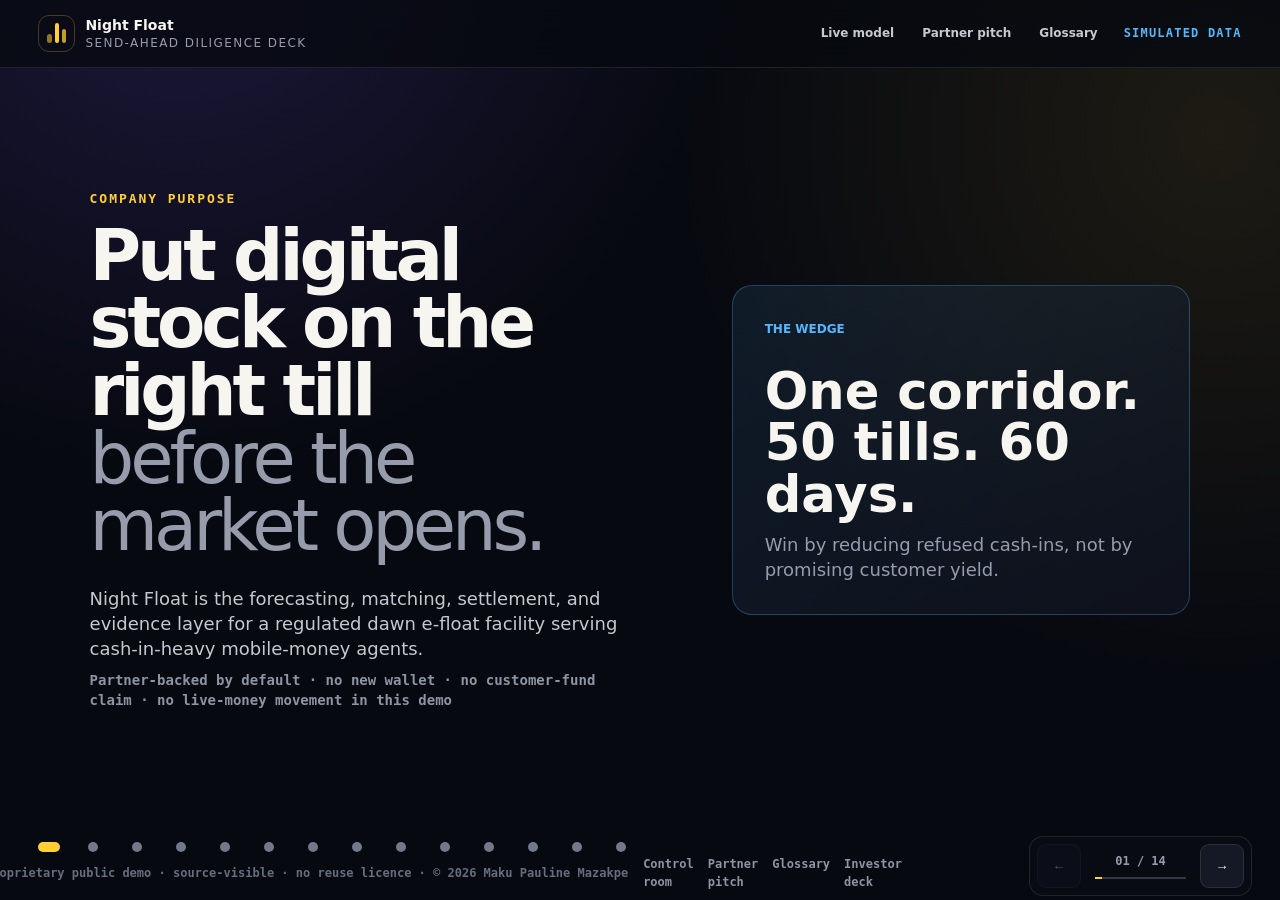
<file: investor/index.html>
<!--
Night Float — Proprietary public demonstration · source-visible · no reuse licence. Copyright (c) 2026 Maku Pauline Mazakpe. All rights reserved.
Unauthorized use, copying, modification, or distribution is prohibited without written permission.
Contact: https://startuptribunal.com/maku | LinkedIn: https://www.linkedin.com/in/maku-mazakpe/ | GitHub: https://github.com/ma-za-kpe
X: https://x.com/makumazakpe | StartupTribunal X: https://x.com/startuptribunal
-->

<!doctype html>
<html lang="en">
  <head>
    <meta charset="UTF-8" />
    <meta name="referrer" content="no-referrer" />
    <meta name="viewport" content="width=device-width, initial-scale=1.0" />
    <meta
      http-equiv="Content-Security-Policy"
      content="default-src 'self'; script-src 'self'; style-src 'self' 'unsafe-inline'; img-src 'self' data:; frame-src 'self'; connect-src 'none'; object-src 'none'; base-uri 'self'; form-action 'self'"
    />
    <meta
      name="description"
      content="Night Float send-ahead and investor diligence deck."
    />
    <title>Night Float — Send-ahead Investor Deck</title>
    <link rel="icon" href="../favicon.svg?v=8c5f105a652a" type="image/svg+xml" />
    <link rel="stylesheet" href="../pitch/pitch.css?v=8addb7eb30ba" />
    <link rel="stylesheet" href="./investor.css?v=096da2927d9d" />
  </head>
  <body class="deck-booting investor-deck">
    <a class="skip-link" href="#deck">Skip to investor deck</a>
    <header class="deck-header">
      <a class="deck-brand" href="../"
        ><span class="brand-mark" aria-hidden="true"><i></i><i></i><i></i></span
        ><span
          ><b>Night Float</b><small>Send-ahead diligence deck</small></span
        ></a
      >
      <div class="deck-links">
        <a href="../">Live model</a><a href="../pitch/">Partner pitch</a
        ><a href="../glossary/">Glossary</a><span>SIMULATED DATA</span>
      </div>
    </header>

    <main id="deck" aria-label="Night Float investor and diligence pitch">
      <section
        class="slide active"
        data-slide="1"
        data-title="Company purpose"
        aria-labelledby="i1"
      >
        <div class="slide-grid cold-open">
          <div class="slide-copy">
            <p class="kicker">Company purpose</p>
            <h1 id="i1">
              Put digital stock on the right till<br /><em
                >before the market opens.</em
              >
            </h1>
            <p class="lead">
              Night Float is the forecasting, matching, settlement, and evidence
              layer for a regulated dawn e-float facility serving cash-in-heavy
              mobile-money agents.
            </p>
            <p class="partnership-sentence">
              Partner-backed by default · no new wallet · no customer-fund claim
              · no live-money movement in this demo
            </p>
          </div>
          <div class="truth-panel">
            <span>THE WEDGE</span
            ><strong>One corridor. 50 tills. 60 days.</strong>
            <p>
              Win by reducing refused cash-ins, not by promising customer yield.
            </p>
          </div>
        </div>
      </section>

      <section
        class="slide"
        data-slide="2"
        data-title="The problem"
        aria-labelledby="i2"
      >
        <div class="slide-grid">
          <div class="slide-copy">
            <p class="kicker">A two-shelf shop</p>
            <h2 id="i2">
              The drawer can be full<br /><em
                >while the digital shelf is empty.</em
              >
            </h2>
            <p class="lead small">
              Cash-in customers bring notes. The agent needs e-float to credit
              their phones. At dawn, the wrong inventory means a refusal before
              trading begins.
            </p>
          </div>
          <div class="failure-board">
            <article>
              <span class="failure-light red">!</span>
              <div>
                <small>CASH-IN FAILURE</small
                ><strong>Notes present · e-float missing</strong>
                <p>Night Float targets this predictable opening shortage.</p>
              </div>
            </article>
            <article>
              <span class="failure-light purple">□</span>
              <div>
                <small>NOT THE TARGET</small
                ><strong>Cash-out needs physical notes</strong>
                <p>A different intervention must solve that shelf.</p>
              </div>
            </article>
          </div>
        </div>
      </section>

      <section
        class="slide"
        data-slide="3"
        data-title="Evidence and why now"
        aria-labelledby="i3"
      >
        <div class="slide-heading split">
          <div>
            <p class="kicker">Evidence and why now</p>
            <h2 id="i3">
              The sector signal exists.<br /><em
                >The corridor thesis can now be tested.</em
              >
            </h2>
          </div>
          <p>
            MMFL data and a supervised rail—not a new consumer app—are the
            missing ingredients.
          </p>
        </div>
        <div class="evidence-status-grid">
          <article>
            <span>OBSERVED</span><b>A2A is a material sector flow.</b>
            <p>
              BoG’s 2025 oversight report supplies the 41% signal, not corridor
              causation.
            </p>
            <a
              href="https://www.bog.gov.gh/wp-content/uploads/2026/08/Payment-Systems-Annual-Report-2025.pdf"
              >Primary source →</a
            >
          </article>
          <article>
            <span>SIMULATED</span><b>A scheduled dawn hop can be falsified.</b>
            <p>
              The model tests the mechanism under declared assumptions. It is
              not traction.
            </p>
          </article>
          <article>
            <span>NOW TESTABLE</span
            ><b>Three approved data fields are enough.</b>
            <p>
              Agent ID, hourly cash-in/out, and coarse location can identify—or
              kill—the first corridor.
            </p>
          </article>
        </div>
      </section>

      <section
        class="slide"
        data-slide="4"
        data-title="Solution and insight"
        aria-labelledby="i4"
      >
        <div class="slide-heading">
          <p class="kicker">The non-obvious insight</p>
          <h2 id="i4">
            A2A is a fever signal.<br /><em
              >Schedule one controlled hop earlier.</em
            >
          </h2>
        </div>
        <div class="mechanism-grid">
          <article>
            <time>21:00</time><b>Forecast</b>
            <p>Find tomorrow’s cash-in belt.</p>
          </article>
          <article>
            <time>05:30</time><b>Approve</b>
            <p>Apply score, price, and cap.</p>
          </article>
          <article class="gold-step">
            <time>06:00</time><b>Allocate</b>
            <p>Load eligible tills through an approved pool role.</p>
          </article>
          <article>
            <time>16:00</time><b>Rebuild</b>
            <p>Turn actual drawer notes back into e-value.</p>
          </article>
          <article>
            <time>18:00</time><b>Settle</b>
            <p>Return principal and collected fee—or freeze.</p>
          </article>
        </div>
      </section>

      <section
        class="slide"
        data-slide="5"
        data-title="Product"
        aria-labelledby="i5"
      >
        <div class="slide-heading split">
          <div>
            <p class="kicker">The product</p>
            <h2 id="i5">
              The wind tunnel shows<br /><em>the win and the failure.</em>
            </h2>
          </div>
          <p>
            Off → On → cash-out constraint → sweep failure → freeze, all from
            the same fictional seed.
          </p>
        </div>
        <div class="market-window investor-market">
          <span>LIVE MODEL · SEED 2026 · NOT MMFL/MTN DATA</span
          ><iframe
            src="../?scenario=on&amp;time=52&amp;embed=1&amp;motion=reduce"
            title="Night Float economic wind tunnel"
          ></iframe>
        </div>
      </section>

      <section
        class="slide"
        data-slide="6"
        data-title="Validation status"
        aria-labelledby="i6"
      >
        <div class="slide-heading">
          <p class="kicker">Validation ledger</p>
          <h2 id="i6">
            Precision is labelled.<br /><em>Simulation is not traction.</em>
          </h2>
        </div>
        <div class="validation-grid">
          <article>
            <span>PROVEN IN CODE</span
            ><b>Determinism · accounting identities · scenario parity</b>
          </article>
          <article>
            <span>EXTERNALLY OBSERVED</span><b>Sector-scale A2A activity</b>
          </article>
          <article>
            <span>SIMULATED</span
            ><b>Demand · acceptance · utilisation · defaults · fees</b>
          </article>
          <article>
            <span>AWAITING PARTNERS</span
            ><b
              >Corridor need · legal rail · tax · loss owner · dusk
              operations</b
            >
          </article>
        </div>
      </section>

      <section
        class="slide"
        data-slide="7"
        data-title="Customer and buyer"
        aria-labelledby="i7"
      >
        <div class="slide-heading">
          <p class="kicker">Who uses, buys, pays, and benefits</p>
          <h2 id="i7">One facility.<br /><em>Four different seats.</em></h2>
        </div>
        <div class="owner-grid">
          <article>
            <span>USES</span><b>Cash-in-heavy agent</b>
            <p>Accepts a dawn allocation and pays on principal used.</p>
          </article>
          <article>
            <span>OWNS / BUYS</span><b>MMFL product and network</b>
            <p>Owns policy, agent relationship, channel, and stop button.</p>
          </article>
          <article>
            <span>FUNDS</span><b>Regulated capacity partner</b>
            <p>Supplies or guarantees the partner-backed book.</p>
          </article>
          <article>
            <span>BENEFITS</span><b>Market customer</b>
            <p>Gets served at dawn; does not fund the default product.</p>
          </article>
          <article class="night-owner">
            <span>ORCHESTRATES</span
            ><b
              >Night Float forecasts, matches, schedules, monitors, and
              explains.</b
            >
          </article>
        </div>
      </section>

      <section
        class="slide"
        data-slide="8"
        data-title="Initial market"
        aria-labelledby="i8"
      >
        <div class="slide-grid">
          <div class="slide-copy">
            <p class="kicker">The obtainable first market</p>
            <h2 id="i8">
              Do not sell Ghana.<br /><em>Prove one sick corridor.</em>
            </h2>
            <p class="lead small">
              The first segment is 50 selected cash-in-heavy agents in one
              market. National TAM is intentionally withheld until MMFL data
              validates frequency, price, and repeatability.
            </p>
          </div>
          <div class="pilot-card">
            <div class="pilot-numbers">
              <article><strong>1</strong><span>corridor</span></article>
              <article><strong>50</strong><span>agents</span></article>
              <article><strong>30</strong><span>data days first</span></article>
              <article><strong>60</strong><span>pilot days max</span></article>
            </div>
            <div class="kill-card">
              <span>WEDGE KPI</span
              ><b>Refused cash-ins fall against an agreed valid comparison.</b>
            </div>
          </div>
        </div>
      </section>

      <section
        class="slide"
        data-slide="9"
        data-title="Business model"
        aria-labelledby="i9"
      >
        <div class="slide-heading split">
          <div>
            <p class="kicker">Business model hypothesis</p>
            <h2 id="i9">
              The agent pays for used dawn stock.<br /><em
                >Collected cash is not profit.</em
              >
            </h2>
          </div>
          <p>
            Funding, sweep, support, tax, fraud, recovery, legal, and technology
            costs remain unmodelled.
          </p>
        </div>
        <div class="economics">
          <div class="formula">
            <span>PRICE BASIS</span
            ><strong
              >utilised principal × <span data-default-fee>—</span> daily
              facility fee</strong
            >
            <p>
              Idle allocation earns no fee. Unpaid fees do not enter the
              waterfall.
            </p>
          </div>
          <div class="waterfall">
            <article>
              <span data-fee-share="fundingPartner">—</span><b>Funder</b>
            </article>
            <article><span data-fee-share="mmfl">—</span><b>MMFL</b></article>
            <article>
              <span data-fee-share="platform">—</span
              ><b>Night Float revenue before costs</b>
            </article>
            <article>
              <span data-fee-share="operations">—</span><b>Operations</b>
            </article>
          </div>
        </div>
      </section>

      <section
        class="slide"
        data-slide="10"
        data-title="Alternatives"
        aria-labelledby="i10"
      >
        <div class="slide-heading">
          <p class="kicker">Competition is today’s workaround</p>
          <h2 id="i10">
            Do nothing is fast.<br /><em
              >It is also late and hard to supervise.</em
            >
          </h2>
        </div>
        <div class="alternative-grid">
          <article>
            <span>EMERGENCY A2A</span><b>Fast peer help</b>
            <p>Bounded by surplus, delay, and informal coordination.</p>
          </article>
          <article>
            <span>SUPER-AGENT RECAP</span><b>Real cash network</b>
            <p>
              Keep it as the dusk rail; improve timing rather than displace it.
            </p>
          </article>
          <article>
            <span>BANK / CREDIT</span><b>Balance-sheet capacity</b>
            <p>Useful funding role; often not a 06:00 corridor scheduler.</p>
          </article>
          <article class="highlight">
            <span>NIGHT FLOAT</span><b>Pre-position, tag, reconcile</b>
            <p>
              The proposed advantage is timing plus evidence—not a cheaper logo.
            </p>
          </article>
        </div>
      </section>

      <section
        class="slide"
        data-slide="11"
        data-title="Pilot path"
        aria-labelledby="i11"
      >
        <div class="slide-heading">
          <p class="kicker">Go to market through the regulated owner</p>
          <h2 id="i11">
            Data first. Dusk rehearsal second.<br /><em>Money last.</em>
          </h2>
        </div>
        <ol class="pilot-path large">
          <li><b>Days 0–7</b><span>owners · legal · tax · loss</span></li>
          <li>
            <b>Days 8–30</b><span>hourly data · corridor · baseline</span>
          </li>
          <li><b>Pre-flight</b><span>rail · price · dusk · unwind</span></li>
          <li><b>Days 31–60</b><span>capped run · reconcile daily</span></li>
          <li><b>Day 60</b><span>expand · redesign · kill</span></li>
        </ol>
      </section>

      <section
        class="slide"
        data-slide="12"
        data-title="Team"
        aria-labelledby="i12"
      >
        <div class="slide-grid">
          <div class="slide-copy">
            <p class="kicker">Team credibility</p>
            <h2 id="i12">
              Maku Pauline Mazakpe<br /><em
                >owns the clock and the evidence.</em
              >
            </h2>
            <p class="lead small">
              The current proof is the working deterministic model, explicit
              risk file, reconciliation discipline, and a partnership plan that
              refuses to impersonate a bank.
            </p>
            <p>
              <a href="https://startuptribunal.com/maku"
                >Profile and contact →</a
              >
            </p>
          </div>
          <div class="truth-panel warning">
            <span>BEFORE FUNDRAISING</span
            ><strong
              >Add named engineering, operations, and regulated-risk
              owners.</strong
            >
            <p>
              This deck will not manufacture biographies, access, or credentials
              that have not been supplied.
            </p>
          </div>
        </div>
      </section>

      <section
        class="slide"
        data-slide="13"
        data-title="The ask"
        aria-labelledby="i13"
      >
        <div class="ask">
          <p class="kicker">Current ask · partnership before capital theatre</p>
          <h2 id="i13">
            Turn six open questions<br /><em>into one approved pilot file.</em>
          </h2>
          <ol id="pitchAskList" class="ask-list"></ol>
          <p class="model-note">
            No priced fundraising round is claimed in this version.
          </p>
        </div>
      </section>

      <section
        class="slide"
        data-slide="14"
        data-title="Vision"
        aria-labelledby="i14"
      >
        <div class="ask">
          <p class="kicker">Vision</p>
          <h2 id="i14">
            Make agent liquidity predictable<br /><em
              >street by street, hour by hour.</em
            >
          </h2>
          <p class="lead">
            Start with one dawn file. If observed refusals fall and settlement
            works, Night Float becomes the explainable timing layer regulated
            networks use to place liquidity before customers feel the shortage.
          </p>
          <div class="closing-line">
            <strong>Night Float</strong
            ><span
              >We are not asking MMFL to launch a company. We are asking to test
              a capped dawn allocation under rules it owns. If refusals do not
              fall, kill it.</span
            ><a href="../pitch/">Open the live partner pitch →</a>
          </div>
        </div>
      </section>
    </main>

    <footer class="deck-footer">
      <span
        >Proprietary public demo · source-visible · no reuse licence · © 2026
        Maku Pauline Mazakpe</span
      >
      <nav aria-label="Footer navigation">
        <a href="../">Control room</a><a href="../pitch/">Partner pitch</a
        ><a href="../glossary/">Glossary</a><a href="./">Investor deck</a>
      </nav>
    </footer>
    <aside class="deck-controls" aria-label="Investor deck navigation">
      <button id="previousSlide" aria-label="Previous slide">←</button>
      <div>
        <span id="slideNumber">01 / 14</span>
        <div class="progress"><i id="deckProgress"></i></div>
      </div>
      <button id="nextSlide" aria-label="Next slide">→</button>
    </aside>
    <nav
      id="slideDots"
      class="slide-dots"
      aria-label="Jump to investor slide"
    ></nav>
    <div id="deckStatus" class="sr-only" aria-live="polite"></div>
    <script type="module" src="../pitch/pitch.js?v=44bfa66888cb"></script>
  </body>
</html>
</file>
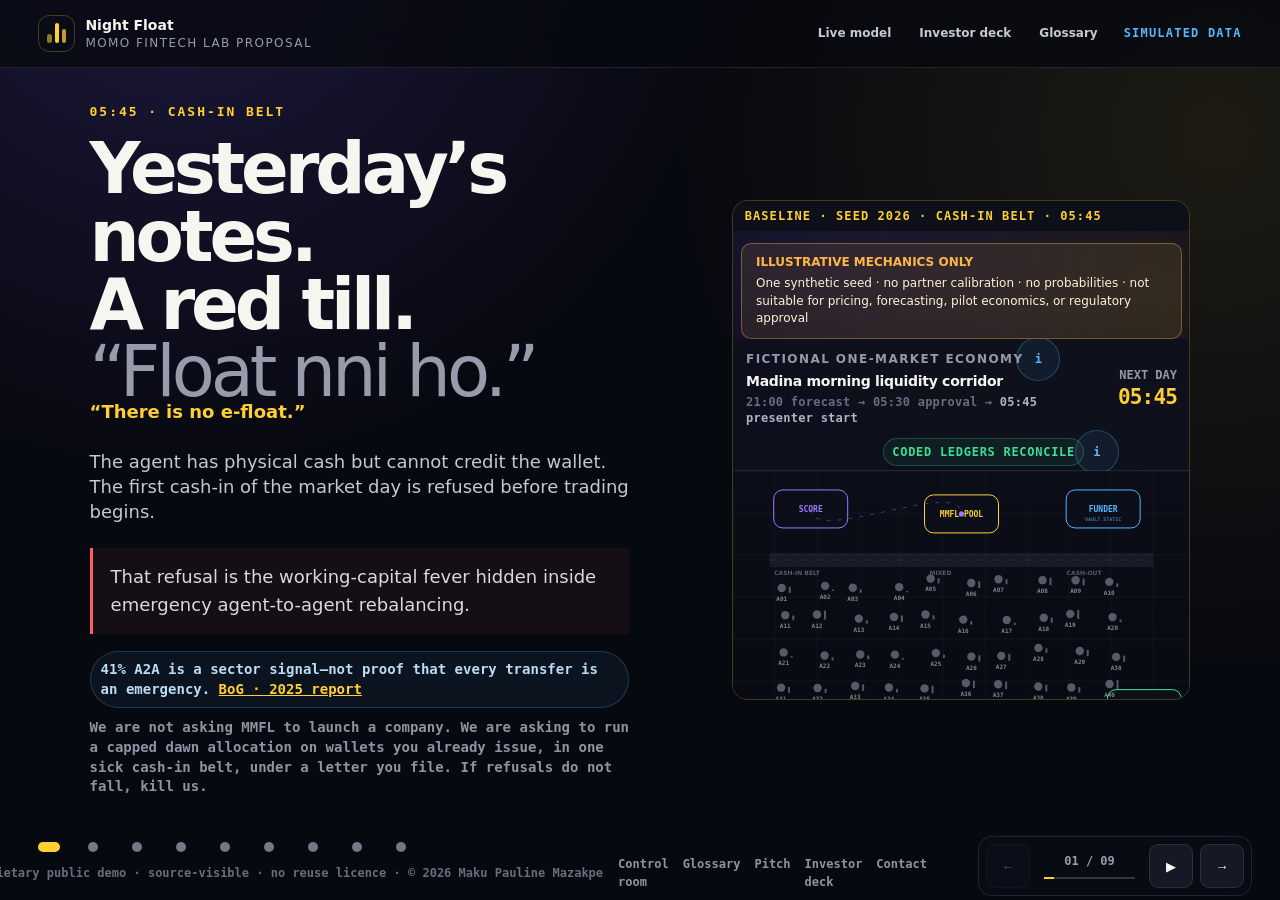
<file: pitch/index.html>
<!--
Night Float — Proprietary public demonstration · source-visible · no reuse licence. Copyright (c) 2026 Maku Pauline Mazakpe. All rights reserved.
Unauthorized use, copying, modification, or distribution is prohibited without written permission.
Contact: https://startuptribunal.com/maku | LinkedIn: https://www.linkedin.com/in/maku-mazakpe/ | GitHub: https://github.com/ma-za-kpe
X: https://x.com/makumazakpe | StartupTribunal X: https://x.com/startuptribunal
-->

<!doctype html>
<html lang="en">
  <head>
    <meta charset="UTF-8" />
    <meta name="referrer" content="no-referrer" />
    <meta name="viewport" content="width=device-width, initial-scale=1.0" />
    <meta
      http-equiv="Content-Security-Policy"
      content="default-src 'self'; script-src 'self'; style-src 'self' 'unsafe-inline'; img-src 'self' data:; frame-src 'self'; connect-src 'none'; object-src 'none'; base-uri 'self'; form-action 'self'"
    />
    <meta
      name="description"
      content="Night Float partnership pitch for the MoMo FinTech Lab team."
    />
    <title>Night Float — MoMo FinTech Lab Pitch</title>
    <link rel="icon" href="../favicon.svg?v=8c5f105a652a" type="image/svg+xml" />
    <link rel="stylesheet" href="./pitch.css?v=8addb7eb30ba" />
  </head>
  <body class="deck-booting">
    <a class="skip-link" href="#deck">Skip to pitch</a>
    <header class="deck-header">
      <a class="deck-brand" href="../"
        ><span class="brand-mark" aria-hidden="true"><i></i><i></i><i></i></span
        ><span
          ><b>Night Float</b><small>MoMo FinTech Lab proposal</small></span
        ></a
      >
      <div class="deck-links">
        <a href="../">Live model</a><a href="../investor/">Investor deck</a
        ><a href="../glossary/">Glossary</a><span>SIMULATED DATA</span>
      </div>
    </header>

    <main id="deck" aria-label="Night Float partnership pitch">
      <section
        class="slide active"
        data-slide="1"
        data-title="The refusal"
        aria-labelledby="s1-title"
      >
        <div class="slide-grid cold-open">
          <div class="slide-copy">
            <p class="kicker">05:45 · cash-in belt</p>
            <h1 id="s1-title">
              Yesterday’s notes.<br />A red till.<br /><em>“Float nni ho.”</em>
            </h1>
            <p class="translation">“There is no e-float.”</p>
            <p class="lead">
              The agent has physical cash but cannot credit the wallet. The
              first cash-in of the market day is refused before trading begins.
            </p>
            <blockquote>
              That refusal is the working-capital fever hidden inside emergency
              agent-to-agent rebalancing.
            </blockquote>
            <p class="signal-note">
              41% A2A is a sector signal—not proof that every transfer is an
              emergency. <a href="./?slide=3#source-a2a">BoG · 2025 report</a>
            </p>
            <p class="partnership-sentence">
              We are not asking MMFL to launch a company. We are asking to run a
              capped dawn allocation on wallets you already issue, in one sick
              cash-in belt, under a letter you file. If refusals do not fall,
              kill us.
            </p>
          </div>
          <div class="market-window hero-window">
            <span>BASELINE · SEED 2026 · CASH-IN BELT · 05:45</span
            ><iframe
              src="../?scenario=off&amp;time=35&amp;embed=1&amp;motion=reduce"
              title="Baseline market showing cash-in refusals"
            ></iframe>
          </div>
        </div>
      </section>

      <section
        class="slide"
        data-slide="2"
        data-title="The diagnosis"
        aria-labelledby="s2-title"
      >
        <div class="slide-grid">
          <div class="slide-copy">
            <p class="kicker">A narrow diagnosis</p>
            <h2 id="s2-title">
              A2A is a fever signal.<br /><em>Not the product.</em>
            </h2>
            <p class="lead small">
              Predictable cash-in corridors need e-float before the queue.
              Cash-out corridors need physical notes. Night Float treats the
              first and leaves the second visibly unresolved.
            </p>
          </div>
          <div class="failure-board">
            <article>
              <span class="failure-light red">!</span>
              <div>
                <small>CASH-IN · TARGET</small
                ><strong>Notes present · e-float insufficient</strong>
                <p>Pre-position approved e-float before opening.</p>
              </div>
            </article>
            <article>
              <span class="failure-light purple">□</span>
              <div>
                <small>CASH-OUT · NOT TARGET</small
                ><strong>Wallet value present · notes insufficient</strong>
                <p>Requires a different physical-cash rail.</p>
              </div>
            </article>
            <div class="honesty-card">
              <b>What we refuse to claim</b>
              <p>
                No universal liquidity cure. No cash-out victory hidden inside a
                total-refusals number.
              </p>
            </div>
          </div>
        </div>
      </section>

      <section
        class="slide"
        data-slide="3"
        data-title="Why now and what is known"
        aria-labelledby="s3-title"
      >
        <div class="slide-heading split">
          <div>
            <p class="kicker">Why now · evidence before theatre</p>
            <h2 id="s3-title">
              Sector imbalance is visible.<br /><em
                >Corridor causation is now testable.</em
              >
            </h2>
          </div>
          <p>
            The opportunity is not a new wallet. It is a narrow, measurable
            pilot made possible only by MMFL’s hourly agent data, controlled
            rail, and regulatory sponsorship.
          </p>
        </div>
        <div class="evidence-status-grid">
          <article id="source-a2a">
            <span>OBSERVED · DATED SOURCE</span>
            <b>A2A is a material sector flow.</b>
            <p>
              Bank of Ghana’s 2025 oversight report supplies the 41% signal. It
              does not prove that one market has a dawn shortage.
            </p>
            <a
              href="https://www.bog.gov.gh/wp-content/uploads/2026/08/Payment-Systems-Annual-Report-2025.pdf"
              >Open primary source →</a
            >
          </article>
          <article>
            <span>SIMULATED · NOT TRACTION</span>
            <b>The wind tunnel tests mechanism.</b>
            <p>
              It shows what would happen under declared fictional assumptions;
              it cannot establish demand, price, loss, or approval.
            </p>
          </article>
          <article>
            <span>AWAITING PARTNER DATA</span>
            <b>The corridor thesis can be killed.</b>
            <p>
              Thirty days of hourly cash-in/out and refusal proxies decide
              whether a real dawn belt exists before money moves.
            </p>
          </article>
        </div>
      </section>

      <section
        class="slide"
        data-slide="4"
        data-title="The mechanism"
        aria-labelledby="s4-title"
      >
        <div class="slide-heading">
          <p class="kicker">The legal operating sentence</p>
          <h2 id="s4-title">
            Approve at 05:30. Load at 06:00.<br /><em
              >Principal home at 18:00.</em
            >
          </h2>
        </div>
        <div class="mechanism-grid">
          <article>
            <time>21:00</time><b>Forecast</b>
            <p>
              Rank agent need, score, fee acceptance, and approved exposure.
            </p>
          </article>
          <article>
            <time>05:30</time><b>Authorise</b>
            <p>
              MMFL and the regulated funder approve a capped allocation file.
            </p>
          </article>
          <article class="gold-step">
            <time>06:00</time><b>Allocate</b>
            <p>
              Partner-backed
              <a href="../glossary/#term-e-float">e-float</a> reaches eligible
              tills MMFL already issues.
            </p>
          </article>
          <article>
            <time>16:00</time><b>Rebuild</b>
            <p>
              Cash-out, deposit, or
              <a href="../glossary/#term-dusk-reverse-rail">sweep</a> converts
              only real drawer notes.
            </p>
          </article>
          <article>
            <time>18:00</time><b>Settle</b>
            <p>
              Agent returns principal plus a fee on utilised principal only.
            </p>
          </article>
        </div>
        <div class="stage-strip">
          <iframe
            src="../?scenario=on&amp;time=36&amp;embed=1&amp;motion=reduce"
            title="Night Float market during the 06:00 release"
          ></iframe>
          <div class="vault-statement">
            <span>FUNDER VAULT</span><b>STAYS VISUALLY STATIC</b>
            <p>
              We orchestrate the clock. We do not issue e-money, hold customer
              funds, or pretend operational allocation moved the safeguarded
              vault.
            </p>
          </div>
        </div>
      </section>

      <section
        class="slide"
        data-slide="5"
        data-title="The wind tunnel"
        aria-labelledby="s5-title"
      >
        <div class="slide-heading split">
          <div>
            <p class="kicker">The product · 90-second wind tunnel</p>
            <h2 id="s5-title">
              Off. On. Constraint.<br /><em>Sweep failure. Freeze.</em>
            </h2>
          </div>
          <p>
            Run one fixed fictional economy from the same seed. The six figures
            stay on the glass while the market moves.
          </p>
        </div>
        <div class="model-stamp">
          SEED 2026 · PARTNER-BACKED HERO TAPE · CASH-IN ONLY · NOT MMFL/MTN
          DATA · STRESS SHOWN SEPARATELY
        </div>
        <div class="wind-grid">
          <div class="market-window live">
            <span>LIVE MARKET · PRESS ▶ TO RUN THE FIVE ACTS</span
            ><iframe
              id="pitchWindTunnel"
              src="../?scenario=on&amp;time=52&amp;embed=1&amp;motion=reduce"
              title="Interactive Night Float wind tunnel"
            ></iframe>
          </div>
          <div class="evidence-grid compact-evidence">
            <article class="primary-evidence">
              <small>AVOIDED CASH-INS</small><strong id="pitchAvoided">—</strong
              ><code id="pitchAvoidedContext"
                >vs Baseline · same seed · cash-in only</code
              >
            </article>
            <article>
              <small>ALLOCATED BOOK</small
              ><strong id="pitchAllocated">—</strong>
              <p id="pitchAccepted">— of — eligible accepted</p>
            </article>
            <article>
              <small>UTILISED</small><strong id="pitchUtilised">—</strong>
              <p id="pitchIdle">— idle · utilised ÷ allocated</p>
            </article>
            <article>
              <small>BOOKS</small
              ><strong id="pitchBooks" class="ok">CHECKING</strong>
              <p>Facility + safeguarding · every tick</p>
            </article>
            <article class="stress-evidence">
              <small>STRESS TAPE · 18:00</small
              ><strong id="pitchFrozen">— frozen</strong>
              <p id="pitchLoss">— unresolved principal</p>
              <code>agent liability · ultimate loss owner TBD</code>
            </article>
          </div>
        </div>
      </section>

      <section
        class="slide"
        data-slide="6"
        data-title="Why MMFL owns it"
        aria-labelledby="s6-title"
      >
        <div class="slide-heading split">
          <div>
            <p class="kicker">Why MMFL should own the pilot</p>
            <h2 id="s6-title">
              Your licence. Your agents.<br /><em>Your pool. Our clock.</em>
            </h2>
          </div>
          <p>
            Night Float is an orchestration layer inside rules MMFL approves—not
            a new wallet, EMI, lender, or customer yield app.
          </p>
        </div>
        <div class="owner-grid">
          <article>
            <span>MMFL PRODUCT</span
            ><b>Fewer refused cash-ins without launching another wallet</b>
            <p>
              Own product policy, channel, disclosures, and customer/agent
              experience.
            </p>
          </article>
          <article>
            <span>AGENT NETWORK</span
            ><b>Scheduled dawn liquidity instead of emergency midday recap</b>
            <p>
              Keep super-agents as the physical-cash and settlement rail—not
              displaced incumbents.
            </p>
          </article>
          <article>
            <span>RISK / LEGAL</span
            ><b
              >Partner-backed default, static vault, capped file, visible
              freeze</b
            >
            <p>
              Customer-supported funding remains an explicitly unresolved
              hypothesis.
            </p>
          </article>
          <article>
            <span>BoG / FIO</span
            ><b>Tagged source, legal claim, state, cap, and kill criteria</b>
            <p>A supervised pilot question, not money-market cosplay.</p>
          </article>
          <article class="night-owner">
            <span>NIGHT FLOAT TEAM</span
            ><b>Forecast · match · schedule · monitor · explain</b>
            <p>We do not issue e-money or hold regulated balances.</p>
          </article>
        </div>
      </section>

      <section
        class="slide"
        data-slide="7"
        data-title="The objections"
        aria-labelledby="s7-title"
      >
        <div class="slide-heading">
          <p class="kicker">Two questions that can kill the pilot</p>
          <h2 id="s7-title">
            The legal pipe and dusk rail<br /><em>must work before launch.</em>
          </h2>
        </div>
        <div class="objection-grid">
          <article>
            <span>01 · “IS THIS DEPOSIT-TAKING?”</span
            ><b>No. Partner-backed is the default.</b>
            <p>
              Customer lock and fee_share remain an unresolved hypothesis, off
              the hero tape.
            </p>
          </article>
          <article>
            <span>02 · “WHERE IS E-FLOAT AT 11:00?”</span
            ><b
              >Consumed e-float has become customer wallet value while drawer
              notes rise.</b
            >
            <p>
              The 16:00 rail rebuilds e-value from real notes; no rail means
              shortfall and freeze.
            </p>
          </article>
        </div>
        <p class="objection-link">
          Super-agent displacement, fake demand, price take-up, tax, and loss
          ownership remain visible in the
          <a href="../glossary/#frequent-questions">full objection file →</a>
        </p>
      </section>

      <section
        class="slide"
        data-slide="8"
        data-title="The pilot and kill criteria"
        aria-labelledby="s8-title"
      >
        <div class="slide-grid">
          <div class="slide-copy">
            <p class="kicker">A deliberately killable pilot</p>
            <h2 id="s8-title">
              One corridor. Fifty agents.<br /><em
                >Sixty days to earn the next step.</em
              >
            </h2>
            <p class="lead small">
              Start with 30 cash-in-heavy, 15 mixed, and 5 cash-out-heavy agents
              under an approved cap, settlement rule, and incident file.
            </p>
          </div>
          <div class="pilot-card">
            <div class="pilot-numbers">
              <article><strong>1</strong><span>market corridor</span></article>
              <article><strong>50</strong><span>selected agents</span></article>
              <article><strong>60</strong><span>days maximum</span></article>
              <article>
                <strong>18:00</strong><span>daily settlement</span>
              </article>
            </div>
            <div class="kill-card">
              <span>KILL CRITERIA</span
              ><b
                >If refused cash-ins do not fall against a valid comparison—or
                settlement, loss, or idle capital breaches the agreed limit—stop
                the pilot.</b
              >
            </div>
            <p class="model-note">
              No endless pilot. No scale decision without MMFL data and agreed
              thresholds.
            </p>
            <ol class="pilot-path" aria-label="Immediate pilot path">
              <li><b>Days 0–7</b><span>owners · legal · tax · loss</span></li>
              <li><b>Days 8–30</b><span>data · corridor · baseline</span></li>
              <li><b>Days 31–60</b><span>capped run · compare · kill</span></li>
            </ol>
          </div>
        </div>
      </section>

      <section
        class="slide"
        data-slide="9"
        data-title="The partnership ask"
        aria-labelledby="s9-title"
      >
        <div class="ask">
          <p class="kicker">Our ask to the MoMo FinTech Lab team</p>
          <h2 id="s9-title">
            Move this from “nice model”<br /><em
              >to an approved pilot question.</em
            >
          </h2>
          <ol id="pitchAskList" class="ask-list"></ol>
          <div class="closing-line">
            <strong>Night Float</strong
            ><span
              >We are not asking MMFL to launch a company. We are asking to run
              a capped dawn allocation on wallets you already issue, in one sick
              cash-in belt, under a letter you file. If refusals do not fall,
              kill us.</span
            ><a href="../?scenario=on&amp;time=36&amp;deck=1"
              >Open the wind tunnel →</a
            >
          </div>
        </div>
      </section>
    </main>

    <footer class="deck-footer">
      <span
        >Proprietary public demo · source-visible · no reuse licence · © 2026
        Maku Pauline Mazakpe</span
      >
      <nav aria-label="Footer navigation">
        <a href="../">Control room</a><a href="../glossary/">Glossary</a
        ><a href="./">Pitch</a><a href="../investor/">Investor deck</a
        ><a href="https://startuptribunal.com/maku">Contact</a>
      </nav>
    </footer>

    <aside class="deck-controls" aria-label="Pitch navigation">
      <button id="previousSlide" aria-label="Previous slide">←</button>
      <div>
        <span id="slideNumber">01 / 09</span>
        <div class="progress"><i id="deckProgress"></i></div>
      </div>
      <button id="playDeck" aria-label="Play 90-second wind tunnel">▶</button
      ><button id="nextSlide" aria-label="Next slide">→</button>
    </aside>
    <nav
      id="slideDots"
      class="slide-dots"
      aria-label="Jump to pitch slide"
    ></nav>
    <div id="deckStatus" class="sr-only" aria-live="polite"></div>
    <script type="module" src="./pitch.js?v=44bfa66888cb"></script>
  </body>
</html>
</file>
<file: styles.css>
/*
 * Night Float — Proprietary public demonstration · source-visible · no reuse licence. Copyright (c) 2026 Maku Pauline Mazakpe. All rights reserved.
 * Unauthorized use, copying, modification, or distribution is prohibited without written permission.
 * Contact: https://startuptribunal.com/maku | LinkedIn: https://www.linkedin.com/in/maku-mazakpe/ | GitHub: https://github.com/ma-za-kpe
 * X: https://x.com/makumazakpe | StartupTribunal X: https://x.com/startuptribunal
 */

:root {
  color-scheme: dark;
  --bg: #080a12;
  --panel: #0e111c;
  --panel-2: #141826;
  --line: rgba(255, 255, 255, 0.09);
  --line-strong: rgba(255, 255, 255, 0.16);
  --text: #f7f5ef;
  --muted: #959aaa;
  --gold: #ffcf33;
  --green: #39df92;
  --amber: #ffb547;
  --red: #ff5d69;
  --purple: #d879ff;
  --blue: #55b8ff;
  font-family:
    Inter,
    ui-sans-serif,
    system-ui,
    -apple-system,
    BlinkMacSystemFont,
    "Segoe UI",
    sans-serif;
}

* {
  box-sizing: border-box;
}
html,
body {
  margin: 0;
  min-width: 320px;
  min-height: 100%;
  background: var(--bg);
  color: var(--text);
}
body {
  background:
    radial-gradient(
      circle at 20% -8%,
      rgba(95, 71, 185, 0.2),
      transparent 30rem
    ),
    radial-gradient(
      circle at 95% 10%,
      rgba(255, 207, 51, 0.07),
      transparent 25rem
    ),
    var(--bg);
  overflow-x: hidden;
}

button,
input,
select {
  font: inherit;
}
button {
  color: inherit;
}
.app-shell {
  min-height: 100vh;
}
.model-trust-banner {
  width: min(1600px, calc(100% - 36px));
  margin: 12px auto 0;
  padding: 10px 14px;
  display: flex;
  align-items: center;
  gap: 12px;
  border: 1px solid rgba(255, 181, 71, 0.38);
  border-radius: 10px;
  color: #fff2d8;
  background: rgba(255, 181, 71, 0.1);
  font-size: 12px;
  line-height: 1.45;
}
.model-trust-banner strong {
  flex: 0 0 auto;
  color: var(--amber);
  font-size: 12px;
}
@media (max-width: 780px) {
  .model-trust-banner {
    width: calc(100% - 16px);
    align-items: flex-start;
    flex-direction: column;
    gap: 4px;
  }
}

.topbar {
  min-height: 76px;
  padding: 12px 20px;
  border-bottom: 1px solid var(--line);
  display: grid;
  grid-template-columns: minmax(290px, 1fr) auto minmax(290px, 1fr);
  align-items: center;
  gap: 18px;
  background: rgba(8, 10, 18, 0.88);
  backdrop-filter: blur(20px);
  position: sticky;
  top: 0;
  z-index: 30;
}

.brand-block {
  display: flex;
  align-items: center;
  gap: 12px;
}
.brand-block h1,
.stage-heading h2,
.control-heading h2,
.card-heading h3 {
  margin: 0;
}
.brand-block h1 {
  font-size: clamp(17px, 1.45vw, 22px);
  letter-spacing: -0.035em;
}
.brand-block h1 span {
  color: var(--muted);
  font-weight: 500;
}
.brand-mark {
  width: 40px;
  height: 40px;
  padding: 9px;
  flex: 0 0 auto;
  border: 1px solid rgba(255, 207, 51, 0.28);
  border-radius: 12px;
  display: flex;
  align-items: flex-end;
  justify-content: center;
  gap: 3px;
  background: linear-gradient(
    150deg,
    rgba(255, 207, 51, 0.14),
    rgba(255, 207, 51, 0.02)
  );
}
.brand-mark span {
  width: 5px;
  border-radius: 4px;
  background: var(--gold);
}
.brand-mark span:nth-child(1) {
  height: 9px;
  opacity: 0.55;
}
.brand-mark span:nth-child(2) {
  height: 20px;
}
.brand-mark span:nth-child(3) {
  height: 14px;
  opacity: 0.75;
}
.eyebrow {
  margin: 0 0 5px;
  color: var(--muted);
  font-size: 10px;
  line-height: 1;
  font-weight: 800;
  letter-spacing: 0.12em;
  text-transform: uppercase;
}

.scenario-switch {
  position: relative;
  display: flex;
  padding: 4px;
  background: #0b0e17;
  border: 1px solid var(--line);
  border-radius: 13px;
}
.scenario-button {
  border: 0;
  background: transparent;
  color: var(--muted);
  border-radius: 9px;
  padding: 9px 13px;
  font-size: 12px;
  font-weight: 750;
  cursor: pointer;
  transition: 0.2s ease;
}
.scenario-button:hover {
  color: var(--text);
}
.scenario-button.active {
  color: var(--text);
  background: var(--panel-2);
  box-shadow: 0 2px 12px rgba(0, 0, 0, 0.3);
}
.scenario-dot {
  width: 7px;
  height: 7px;
  display: inline-block;
  border-radius: 50%;
  margin-right: 7px;
}
.scenario-dot.off {
  background: #747988;
}
.scenario-dot.on {
  background: var(--green);
  box-shadow: 0 0 8px rgba(57, 223, 146, 0.6);
}
.scenario-dot.stress {
  background: var(--red);
  box-shadow: 0 0 8px rgba(255, 93, 105, 0.6);
}

.header-actions {
  display: flex;
  justify-content: flex-end;
  align-items: center;
  gap: 8px;
}
.header-feature {
  display: inline-flex;
  align-items: center;
  gap: 4px;
}
.ghost-button {
  border: 1px solid var(--line);
  background: rgba(255, 255, 255, 0.025);
  border-radius: 10px;
  padding: 8px 11px;
  font-size: 11px;
  font-weight: 700;
  cursor: pointer;
}
.page-link {
  text-decoration: none;
  text-align: center;
}
.ghost-button:hover {
  border-color: var(--line-strong);
  background: rgba(255, 255, 255, 0.05);
}
.play-icon {
  color: var(--gold);
  margin-right: 5px;
}
.live-pill {
  color: var(--muted);
  border: 1px solid var(--line);
  border-radius: 999px;
  padding: 8px 10px;
  font:
    700 10px/1 ui-monospace,
    SFMono-Regular,
    Menlo,
    monospace;
}
.live-pill span {
  display: inline-block;
  width: 6px;
  height: 6px;
  margin-right: 6px;
  border-radius: 50%;
  background: var(--blue);
  box-shadow: 0 0 8px var(--blue);
}

.workspace {
  padding: 14px;
  display: grid;
  grid-template-columns: minmax(0, 1fr) 330px;
  grid-template-areas: "stage controls" "evidence evidence";
  gap: 14px;
  max-width: 1800px;
  margin: 0 auto;
}
.stage-panel,
.control-panel,
.metric-card,
.chart-card,
.incident-card,
.boundary-card {
  border: 1px solid var(--line);
  background: rgba(14, 17, 28, 0.92);
  box-shadow: 0 16px 48px rgba(0, 0, 0, 0.18);
}
.stage-panel {
  grid-area: stage;
  border-radius: 18px;
  overflow: hidden;
  min-width: 0;
  height: clamp(500px, 65vh, 620px);
  display: flex;
  flex-direction: column;
}
.control-panel {
  grid-area: controls;
  border-radius: 18px;
  padding: 17px;
  height: clamp(500px, 65vh, 620px);
  overflow: auto;
  scrollbar-color: #303546 transparent;
}
.stage-heading,
.control-heading,
.card-heading {
  display: flex;
  align-items: center;
  justify-content: space-between;
  gap: 12px;
}
.stage-heading {
  min-height: 68px;
  padding: 12px 17px;
  border-bottom: 1px solid var(--line);
  display: grid;
  grid-template-columns: 1fr auto auto;
}
.stage-heading h2,
.control-heading h2 {
  font-size: 16px;
  letter-spacing: -0.02em;
}
.night-strip {
  margin: 5px 0 0;
  color: #666d7d;
  font:
    700 7px/1.2 ui-monospace,
    SFMono-Regular,
    Menlo,
    monospace;
  letter-spacing: 0.02em;
}
.night-strip b {
  color: #aeb4c1;
}
.clock-block {
  display: flex;
  align-items: baseline;
  gap: 8px;
  font-family: ui-monospace, SFMono-Regular, Menlo, monospace;
}
.clock-block span {
  color: var(--muted);
  font-size: 9px;
  font-weight: 800;
}
.clock-block strong {
  font-size: 25px;
  letter-spacing: -0.04em;
  color: var(--gold);
}
.phase-badge {
  min-width: 85px;
  text-align: center;
  padding: 7px 9px;
  border: 1px solid rgba(85, 184, 255, 0.25);
  color: var(--blue);
  background: rgba(85, 184, 255, 0.08);
  border-radius: 999px;
  font-size: 9px;
  font-weight: 850;
  letter-spacing: 0.08em;
}
.status-stack {
  display: grid;
  gap: 4px;
}
.books-line {
  display: flex;
  align-items: center;
  justify-content: flex-end;
  gap: 4px;
}
.books-badge {
  min-width: 85px;
  padding: 5px 8px;
  text-align: center;
  border-radius: 999px;
  font:
    850 8px/1 ui-monospace,
    SFMono-Regular,
    Menlo,
    monospace;
  letter-spacing: 0.06em;
}
.books-badge.ok {
  color: var(--green);
  border: 1px solid rgba(57, 223, 146, 0.25);
  background: rgba(57, 223, 146, 0.07);
}
.books-badge.broken {
  color: white;
  border: 1px solid var(--red);
  background: rgba(255, 93, 105, 0.35);
  animation: alarm 0.7s steps(2) infinite;
}
@keyframes alarm {
  50% {
    opacity: 0.45;
  }
}

.canvas-wrap {
  position: relative;
  flex: 1;
  min-height: 0;
  background: #090b13;
  overflow: hidden;
}
.canvas-wrap canvas {
  position: absolute;
  inset: 0;
  display: block;
  width: 100%;
  height: 100%;
}
#marketStaticCanvas {
  z-index: 0;
}
#marketCanvas {
  z-index: 1;
}
#packetCanvas {
  z-index: 2;
  pointer-events: none;
}
.legend {
  position: absolute;
  left: 14px;
  bottom: 12px;
  display: flex;
  gap: 12px;
  color: #bbc0cc;
  background: rgba(7, 9, 16, 0.82);
  border: 1px solid var(--line);
  border-radius: 10px;
  padding: 8px 10px;
  font-size: 9px;
  font-weight: 700;
  backdrop-filter: blur(10px);
}
.legend span {
  display: inline-flex;
  align-items: center;
  gap: 5px;
  white-space: nowrap;
}
.light {
  width: 7px;
  height: 7px;
  border-radius: 50%;
  display: inline-block;
}
.light.green {
  background: var(--green);
  box-shadow: 0 0 6px var(--green);
}
.light.amber {
  background: var(--amber);
  box-shadow: 0 0 6px var(--amber);
}
.light.red {
  background: var(--red);
  box-shadow: 0 0 6px var(--red);
}
.light.purple {
  background: var(--purple);
  box-shadow: 0 0 6px var(--purple);
}
.ring {
  width: 9px;
  height: 9px;
  border-radius: 50%;
  border: 1px solid var(--blue);
  display: inline-block;
}
.idle-ring {
  width: 9px;
  height: 9px;
  border-radius: 50%;
  border: 2px solid rgba(255, 207, 51, 0.45);
  display: inline-block;
}
.declined-ring {
  width: 9px;
  height: 9px;
  border-radius: 50%;
  border: 1px dashed #aeb4c1;
  display: inline-block;
}
.model-watermark {
  position: absolute;
  right: 14px;
  bottom: 15px;
  color: rgba(255, 255, 255, 0.28);
  font:
    750 8px/1 ui-monospace,
    SFMono-Regular,
    Menlo,
    monospace;
  letter-spacing: 0.08em;
}
.event-banner {
  z-index: 5;
  opacity: 0;
  position: absolute;
  left: 50%;
  top: 18px;
  transform: translate(-50%, -8px);
  pointer-events: none;
  padding: 8px 12px;
  color: #0a0b0f;
  background: var(--gold);
  border-radius: 7px;
  font:
    900 10px/1 ui-monospace,
    SFMono-Regular,
    Menlo,
    monospace;
  letter-spacing: 0.08em;
  box-shadow: 0 8px 28px rgba(255, 207, 51, 0.25);
  transition: 0.25s ease;
}
.event-banner.show {
  opacity: 1;
  transform: translate(-50%, 0);
}
.event-banner.danger {
  color: white;
  background: var(--red);
  box-shadow: 0 8px 28px rgba(255, 93, 105, 0.25);
}

.ledger-ribbon {
  min-height: 36px;
  padding: 7px 14px;
  display: flex;
  align-items: center;
  gap: 20px;
  border-top: 1px solid var(--line);
  color: #777d8d;
  font-size: 8px;
}
.ledger-ribbon span {
  display: flex;
  align-items: baseline;
  gap: 5px;
  white-space: nowrap;
}
.ledger-ribbon strong {
  color: #cfd2da;
  font:
    800 9px/1 ui-monospace,
    SFMono-Regular,
    Menlo,
    monospace;
}

.transport {
  min-height: 66px;
  padding: 10px 14px;
  border-top: 1px solid var(--line);
  display: flex;
  align-items: center;
  gap: 8px;
}
.transport-button,
.speed-button {
  border: 1px solid var(--line);
  background: var(--panel-2);
  cursor: pointer;
}
.transport-button {
  width: 34px;
  height: 34px;
  border-radius: 50%;
  font-weight: 900;
}
.transport-button.secondary {
  color: var(--muted);
}
.speed-button {
  width: 40px;
  padding: 6px;
  border-radius: 8px;
  color: var(--gold);
  font:
    800 10px/1 ui-monospace,
    SFMono-Regular,
    Menlo,
    monospace;
}
.timeline-wrap {
  flex: 1;
  min-width: 0;
  margin-left: 3px;
}
input[type="range"] {
  width: 100%;
  accent-color: var(--gold);
  cursor: pointer;
}
.timeline-wrap input {
  display: block;
  margin: 0;
}
.timeline-labels {
  display: flex;
  justify-content: space-between;
  margin-top: 3px;
  color: #686e7c;
  font:
    650 8px/1 ui-monospace,
    SFMono-Regular,
    Menlo,
    monospace;
}

.control-heading {
  margin-bottom: 14px;
}
.text-button {
  border: 0;
  background: transparent;
  color: var(--gold);
  font-size: 10px;
  font-weight: 800;
  cursor: pointer;
}
.info-button {
  width: 18px;
  height: 18px;
  flex: 0 0 auto;
  display: inline-grid;
  place-items: center;
  padding: 0;
  border: 1px solid rgba(85, 184, 255, 0.28);
  border-radius: 50%;
  color: var(--blue);
  background: rgba(85, 184, 255, 0.07);
  font:
    850 9px/1 ui-monospace,
    SFMono-Regular,
    Menlo,
    monospace;
  font-style: normal;
  cursor: help;
  vertical-align: middle;
}
.info-button:hover,
.info-button:focus-visible {
  border-color: var(--blue);
  color: white;
  outline: none;
}
.scenario-switch > .info-button {
  position: absolute;
  right: -26px;
  top: 50%;
  transform: translateY(-50%);
}
.label-with-info {
  display: inline-flex;
  align-items: center;
  gap: 5px;
}
.info-popover {
  position: fixed;
  z-index: 100;
  width: min(320px, calc(100vw - 24px));
  padding: 12px 14px;
  border: 1px solid rgba(85, 184, 255, 0.35);
  border-radius: 11px;
  color: #d9dce5;
  background: rgba(10, 13, 22, 0.98);
  box-shadow: 0 18px 60px rgba(0, 0, 0, 0.55);
  font-size: 11px;
  line-height: 1.5;
}
.select-control {
  display: block;
  margin-bottom: 13px;
}
.select-control > span,
.section-label span {
  display: block;
  color: #c9ccd4;
  margin-bottom: 6px;
  font-size: 10px;
  font-weight: 800;
}
select {
  width: 100%;
  color: var(--text);
  background: #0a0d16;
  border: 1px solid var(--line-strong);
  border-radius: 9px;
  padding: 9px;
  font-size: 11px;
  outline: none;
}
.legal-warning {
  margin: 0 0 13px;
  padding: 10px;
  border: 1px solid rgba(85, 184, 255, 0.32);
  border-radius: 9px;
  color: #badfff;
  background: rgba(85, 184, 255, 0.09);
  font-size: 9px;
  line-height: 1.45;
}
.legal-warning strong {
  display: block;
  color: var(--blue);
  margin-bottom: 2px;
}
.slider-group {
  padding: 6px 0;
  border-top: 1px solid rgba(255, 255, 255, 0.055);
}
.slider-group label {
  display: flex;
  align-items: center;
  justify-content: space-between;
  font-size: 10px;
  font-weight: 750;
}
.slider-group output {
  color: var(--gold);
  font:
    800 10px/1 ui-monospace,
    SFMono-Regular,
    Menlo,
    monospace;
}
.slider-group input {
  margin: 7px 0 1px;
  height: 4px;
  display: block;
}
.slider-group p {
  margin: 4px 0 0;
  color: #6e7483;
  font-size: 8.5px;
  line-height: 1.35;
}
.customer-only.disabled {
  opacity: 0.45;
}
.derived-pricing {
  position: relative;
  margin: 6px 0;
  padding: 9px 34px 9px 10px;
  border: 1px solid rgba(255, 207, 51, 0.12);
  border-radius: 9px;
  background: rgba(255, 207, 51, 0.035);
}
.derived-pricing > span {
  color: #c9ccd4;
  font-size: 9px;
  font-weight: 800;
}
.derived-pricing p {
  margin: 4px 0 0;
  color: #8f95a4;
  font:
    700 8px/1.35 ui-monospace,
    SFMono-Regular,
    Menlo,
    monospace;
}
.derived-pricing .info-button {
  position: absolute;
  right: 9px;
  top: 50%;
  transform: translateY(-50%);
}
.advanced-controls {
  border-top: 1px solid rgba(255, 255, 255, 0.055);
}
.advanced-controls summary {
  min-height: 34px;
  display: flex;
  align-items: center;
  justify-content: space-between;
  color: #c9ccd4;
  font-size: 9px;
  font-weight: 800;
  cursor: pointer;
  list-style: none;
}
.advanced-controls summary::-webkit-details-marker {
  display: none;
}
.advanced-controls summary::before {
  content: "+";
  width: 15px;
  color: var(--gold);
  font:
    900 13px/1 ui-monospace,
    monospace;
}
.advanced-controls[open] summary::before {
  content: "−";
}
.advanced-controls summary span {
  margin-right: auto;
}
.advanced-controls summary small {
  color: #6f7482;
  font-size: 8px;
  font-weight: 650;
}
.advanced-controls .slider-group {
  padding-left: 15px;
}
.partner-controls {
  margin-top: 9px;
  padding-top: 12px;
  border-top: 1px solid var(--line-strong);
}
.section-label {
  display: flex;
  align-items: center;
  justify-content: space-between;
  margin-bottom: 5px;
}
.section-label span {
  margin: 0;
  text-transform: uppercase;
  letter-spacing: 0.08em;
}
.section-label small {
  color: #6f7482;
  font-size: 8px;
}
.partner-row {
  min-height: 35px;
  display: flex;
  align-items: center;
  justify-content: space-between;
  border-bottom: 1px solid rgba(255, 255, 255, 0.04);
  cursor: pointer;
}
.partner-row > span {
  display: flex;
  align-items: center;
  gap: 8px;
}
.partner-row b {
  font-size: 10px;
}
.partner-icon {
  display: grid;
  place-items: center;
  width: 21px;
  height: 21px;
  border-radius: 6px;
  font:
    900 9px/1 ui-monospace,
    SFMono-Regular,
    Menlo,
    monospace;
  font-style: normal;
}
.partner-icon.mmfl {
  color: #17130a;
  background: var(--gold);
}
.partner-icon.bank {
  color: var(--blue);
  background: rgba(85, 184, 255, 0.13);
}
.partner-icon.score {
  color: #ac91ff;
  background: rgba(157, 122, 255, 0.14);
}
.partner-icon.sweep {
  color: var(--green);
  background: rgba(57, 223, 146, 0.13);
}
.toggle {
  appearance: none;
  width: 29px;
  height: 17px;
  padding: 2px;
  border-radius: 999px;
  background: #343847;
  transition: 0.18s;
}
.toggle::before {
  content: "";
  display: block;
  width: 13px;
  height: 13px;
  border-radius: 50%;
  background: white;
  transition: 0.18s;
}
.toggle:checked {
  background: var(--green);
}
.toggle:checked::before {
  transform: translateX(12px);
}

.evidence-panel {
  grid-area: evidence;
  display: grid;
  grid-template-columns: repeat(2, minmax(0, 1fr));
  gap: 12px;
}
.projection-toolbar {
  grid-column: 1 / -1;
  min-width: 0;
  padding: 12px 14px;
  display: grid;
  grid-template-columns: minmax(210px, 0.55fr) minmax(170px, 0.45fr) minmax(
      260px,
      1fr
    );
  align-items: center;
  gap: 14px;
  border: 1px solid rgba(85, 184, 255, 0.25);
  border-radius: 15px;
  background: linear-gradient(
    110deg,
    rgba(85, 184, 255, 0.08),
    rgba(14, 17, 28, 0.96)
  );
}
.projection-toolbar label,
.projection-scope {
  min-width: 0;
  display: grid;
  gap: 6px;
}
.projection-toolbar label > span,
.projection-scope small {
  color: var(--muted);
  font:
    800 8px/1 ui-monospace,
    SFMono-Regular,
    Menlo,
    monospace;
  letter-spacing: 0.08em;
  text-transform: uppercase;
}
.projection-toolbar select {
  width: 100%;
  min-height: 44px;
  padding: 0 34px 0 11px;
  border: 1px solid var(--line);
  border-radius: 9px;
  color: var(--text);
  background: #0a0d16;
  font-size: 10px;
  font-weight: 750;
}
.projection-scope {
  padding-left: 14px;
  border-left: 1px solid var(--line);
}
.projection-scope strong {
  color: var(--blue);
  font-size: 13px;
}
.projection-scope span {
  overflow-wrap: anywhere;
  color: var(--muted);
  font-size: 8px;
}
.projection-toolbar > p {
  margin: 0;
  padding-left: 14px;
  border-left: 1px solid var(--line);
  color: var(--muted);
  font-size: 9px;
  line-height: 1.5;
}
.metrics-grid {
  grid-column: 1 / -1;
  display: grid;
  grid-template-columns: repeat(4, minmax(145px, 1fr));
  gap: 12px;
}
.metric-card,
.chart-card,
.incident-card {
  border-radius: 15px;
}
.metric-card {
  min-height: 112px;
  padding: 14px;
  position: relative;
  overflow: hidden;
}
.metric-card.primary {
  border-color: rgba(255, 207, 51, 0.22);
  background: linear-gradient(
    145deg,
    rgba(255, 207, 51, 0.09),
    rgba(14, 17, 28, 0.96) 60%
  );
}
.metric-label {
  display: flex;
  align-items: center;
  justify-content: space-between;
  color: #b0b4c0;
  font-size: 9px;
  font-weight: 750;
  text-transform: uppercase;
  letter-spacing: 0.07em;
}
.metric-label i {
  color: var(--gold);
  font:
    850 7px/1 ui-monospace,
    SFMono-Regular,
    Menlo,
    monospace;
  font-style: normal;
}
.metric-card strong {
  display: block;
  margin-top: 9px;
  font-size: clamp(22px, 2.3vw, 34px);
  letter-spacing: -0.055em;
}
.metric-card p {
  margin: 4px 0 0;
  color: var(--muted);
  font-size: 9px;
}
.metric-card p.positive {
  color: var(--green);
}
.metric-card p.negative {
  color: var(--red);
}
.metric-card code {
  display: block;
  margin-top: 5px;
  color: #656c7b;
  font:
    650 7px/1.2 ui-monospace,
    SFMono-Regular,
    Menlo,
    monospace;
}
.chart-card {
  min-height: 205px;
  padding: 14px;
  min-width: 0;
}
.incident-card {
  min-height: 205px;
  padding: 14px;
  min-width: 0;
}
.card-heading {
  margin-bottom: 8px;
}
.card-heading h3 {
  font-size: 13px;
}
.chart-key {
  color: var(--muted);
  font-size: 8px;
  white-space: nowrap;
}
.chart-key span {
  width: 13px;
  height: 2px;
  display: inline-block;
  margin: 0 4px 2px 8px;
}
.chart-key .active-key {
  background: var(--gold);
}
.chart-key .base-key {
  background: #646a79;
}
#chartCanvas {
  display: block;
  width: 100%;
  height: 145px;
}
.count-pill {
  min-width: 24px;
  padding: 5px 7px;
  text-align: center;
  border-radius: 999px;
  color: var(--red);
  background: rgba(255, 93, 105, 0.1);
  border: 1px solid rgba(255, 93, 105, 0.2);
  font:
    800 9px/1 ui-monospace,
    SFMono-Regular,
    Menlo,
    monospace;
}
.incident-list {
  height: 148px;
  overflow: auto;
  scrollbar-color: #333849 transparent;
}
.incident-empty {
  height: 100%;
  display: grid;
  place-items: center;
  color: #697080;
  font-size: 10px;
  text-align: center;
}
.incident-item {
  display: grid;
  grid-template-columns: 42px 1fr;
  gap: 8px;
  padding: 8px 0;
  border-bottom: 1px solid rgba(255, 255, 255, 0.055);
}
.incident-item time {
  color: var(--amber);
  font:
    800 8px/1.4 ui-monospace,
    SFMono-Regular,
    Menlo,
    monospace;
}
.incident-item strong {
  display: block;
  margin-bottom: 2px;
  font-size: 9px;
}
.incident-item p {
  margin: 0;
  color: var(--muted);
  font-size: 8.5px;
  line-height: 1.35;
}
.incident-item dl {
  margin: 5px 0 0;
  display: grid;
  gap: 3px;
}
.incident-item dl div {
  display: grid;
  grid-template-columns: 46px 1fr;
  gap: 5px;
}
.incident-item dt {
  color: #72798a;
  font:
    800 7px/1.35 ui-monospace,
    SFMono-Regular,
    Menlo,
    monospace;
  text-transform: uppercase;
}
.incident-item dd {
  margin: 0;
  color: #9fa5b2;
  font-size: 7.5px;
  line-height: 1.35;
}
.incident-item.danger strong {
  color: var(--red);
}
.incident-item.info strong {
  color: var(--blue);
}
.incident-item.warning strong {
  color: var(--amber);
}
.boundary-card {
  grid-column: 1 / -1;
  min-height: 76px;
  padding: 13px 15px;
  border-radius: 15px;
  display: grid;
  grid-template-columns: auto 1fr;
  align-items: center;
  gap: 22px;
  border-color: rgba(85, 184, 255, 0.16);
}
.boundary-card h3 {
  margin: 0;
  font-size: 13px;
}
.boundary-card ul {
  margin: 0;
  padding: 0;
  display: grid;
  grid-template-columns: repeat(3, 1fr);
  gap: 7px 18px;
  list-style: none;
  color: #9ba1ae;
  font-size: 9px;
}
.boundary-card li::before {
  content: "×";
  color: var(--blue);
  margin-right: 6px;
  font-weight: 900;
}

dialog {
  width: min(720px, calc(100vw - 28px));
  color: var(--text);
  padding: 0;
  border: 1px solid var(--line-strong);
  border-radius: 18px;
  background: #10131e;
  box-shadow: 0 30px 100px rgba(0, 0, 0, 0.7);
}
dialog::backdrop {
  background: rgba(3, 4, 8, 0.76);
  backdrop-filter: blur(5px);
}
.dialog-card {
  padding: 22px;
}
.dialog-heading {
  display: flex;
  align-items: flex-start;
  justify-content: space-between;
  gap: 20px;
}
.dialog-heading h2 {
  margin: 0;
  font-size: 20px;
}
.dialog-heading button {
  border: 0;
  background: transparent;
  color: var(--muted);
  font-size: 25px;
  cursor: pointer;
}
.dialog-grid {
  display: grid;
  grid-template-columns: 1fr 1fr;
  gap: 14px;
  margin: 20px 0;
}
.dialog-grid section {
  border: 1px solid var(--line);
  border-radius: 12px;
  padding: 14px;
  background: rgba(255, 255, 255, 0.02);
}
.dialog-grid h3 {
  margin: 0 0 9px;
  font-size: 12px;
}
.dialog-grid ul {
  margin: 0;
  padding-left: 18px;
  color: #b4b8c3;
  font-size: 10px;
  line-height: 1.6;
}
.assumption-strip {
  display: flex;
  flex-wrap: wrap;
  gap: 8px;
}
.assumption-strip span {
  padding: 6px 8px;
  color: var(--blue);
  background: rgba(85, 184, 255, 0.07);
  border: 1px solid rgba(85, 184, 255, 0.17);
  border-radius: 7px;
  font:
    750 9px/1 ui-monospace,
    SFMono-Regular,
    Menlo,
    monospace;
}
.dialog-note {
  color: var(--muted);
  font-size: 9px;
  margin: 14px 0 0;
}
.dialog-actions {
  margin: 14px 0;
  display: flex;
  align-items: center;
  justify-content: space-between;
  gap: 12px;
}
.dialog-actions label {
  color: #b8bdc8;
  font-size: 10px;
}
.assumption-table {
  display: grid;
  grid-template-columns: repeat(4, minmax(0, 1fr));
  gap: 7px;
}
.assumption-table div {
  min-width: 0;
  padding: 8px;
  border: 1px solid var(--line);
  border-radius: 8px;
  background: rgba(255, 255, 255, 0.02);
}
.assumption-table span {
  display: block;
  color: #777e8d;
  font-size: 7px;
  text-transform: uppercase;
  letter-spacing: 0.07em;
}
.assumption-table strong {
  display: block;
  margin-top: 3px;
  overflow-wrap: anywhere;
  color: #e2e4e9;
  font:
    750 9px/1.3 ui-monospace,
    SFMono-Regular,
    Menlo,
    monospace;
}
.baseline-emphasis .chart-card {
  border-color: rgba(255, 207, 51, 0.45);
  box-shadow: 0 0 35px rgba(255, 207, 51, 0.09);
}
.deck-mode #seedPill::after {
  content: " · DECK";
  color: var(--gold);
}

@media (prefers-reduced-motion: reduce) {
  *,
  *::before,
  *::after {
    scroll-behavior: auto !important;
    animation-duration: 0.001ms !important;
    animation-iteration-count: 1 !important;
    transition-duration: 0.001ms !important;
  }
}
.reduced-motion *,
.reduced-motion *::before,
.reduced-motion *::after {
  scroll-behavior: auto !important;
  animation-duration: 0.001ms !important;
  animation-iteration-count: 1 !important;
  transition-duration: 0.001ms !important;
}

@media print {
  body * {
    visibility: hidden;
  }
  #assumptionsDialog,
  #assumptionsDialog * {
    visibility: visible;
  }
  #assumptionsDialog {
    position: absolute;
    inset: 0;
    width: 100%;
    max-height: none;
    color: #111;
    background: white;
    border: 0;
  }
  .dialog-actions,
  .dialog-heading button {
    display: none;
  }
}

@media (max-width: 1050px) {
  .topbar {
    grid-template-columns: 1fr auto;
  }
  .scenario-switch {
    grid-row: 2;
    grid-column: 1 / -1;
    justify-self: center;
  }
  .header-actions .ghost-button {
    display: none;
  }
  .header-actions .live-pill {
    display: none;
  }
  .workspace {
    grid-template-columns: 1fr;
    grid-template-areas: "stage" "controls" "evidence";
  }
  .stage-panel,
  .control-panel {
    height: auto;
  }
  .canvas-wrap {
    min-height: 390px;
  }
}

@media (max-width: 780px) {
  .topbar {
    position: static;
    display: flex;
    flex-direction: column;
    align-items: stretch;
    gap: 11px;
    padding: 12px;
  }
  .brand-block {
    justify-content: center;
  }
  .header-actions {
    display: grid;
    grid-template-columns: repeat(2, minmax(0, 1fr));
    gap: 8px;
  }
  .header-feature {
    display: grid;
    grid-template-columns: minmax(0, 1fr) 32px;
    gap: 4px;
  }
  .header-actions .ghost-button {
    display: block;
    min-height: 44px;
  }
  .header-actions .live-pill {
    display: none;
  }
  .scenario-switch {
    order: initial;
    width: 100%;
    display: grid;
    grid-template-columns: repeat(3, minmax(0, 1fr));
  }
  .scenario-switch > .info-button {
    right: 4px;
    top: -25px;
    transform: none;
  }
  .scenario-button {
    min-width: 0;
    min-height: 44px;
    padding: 11px 5px;
    font-size: 11px;
    white-space: nowrap;
  }
  .workspace {
    display: flex;
    flex-direction: column;
    width: 100%;
    padding: 8px;
    gap: 8px;
  }
  .stage-panel {
    order: 1;
    width: 100%;
    height: auto;
    border-radius: 14px;
  }
  .evidence-panel {
    display: contents;
  }
  .projection-toolbar {
    order: 2;
    width: 100%;
    grid-template-columns: minmax(0, 1fr) minmax(0, 0.8fr);
    gap: 10px;
  }
  .projection-toolbar > p {
    grid-column: 1 / -1;
    padding: 9px 0 0;
    border-top: 1px solid var(--line);
    border-left: 0;
  }
  .metrics-grid {
    order: 3;
    width: 100%;
    display: grid;
    grid-template-columns: repeat(2, minmax(0, 1fr));
    gap: 8px;
  }
  .control-panel {
    order: 4;
    width: 100%;
    height: auto;
    max-height: none;
    padding: 16px;
    border-radius: 14px;
  }
  .chart-card {
    order: 5;
    width: 100%;
  }
  .incident-card {
    order: 6;
    width: 100%;
  }
  .boundary-card {
    display: block;
    order: 7;
    width: 100%;
  }
  .stage-heading {
    min-height: 72px;
    padding: 11px 13px;
    grid-template-columns: minmax(0, 1fr) auto;
  }
  .stage-heading h2 {
    font-size: 14px;
  }
  .clock-block {
    position: static;
    flex-direction: column;
    align-items: flex-end;
    gap: 2px;
  }
  .clock-block strong {
    font-size: 21px;
  }
  .phase-badge {
    display: none;
  }
  .status-stack .books-badge {
    min-width: 74px;
  }
  .canvas-wrap {
    flex: none;
    height: 330px;
    min-height: 330px;
  }
  .legend {
    left: 8px;
    right: 8px;
    bottom: 8px;
    max-width: none;
    justify-content: center;
    gap: 8px;
    padding: 7px;
    font-size: 8px;
  }
  .model-watermark {
    display: none;
  }
  .transport {
    min-height: 58px;
    padding: 8px;
    gap: 6px;
  }
  .transport-button {
    width: 44px;
    height: 44px;
  }
  .speed-button {
    width: 44px;
    height: 44px;
  }
  .control-heading .text-button {
    min-width: 44px;
    min-height: 44px;
  }
  .slider-group {
    padding: 9px 0;
  }
  .slider-group label {
    font-size: 12px;
  }
  .slider-group output {
    font-size: 11px;
  }
  .slider-group input {
    min-height: 24px;
    margin: 4px 0 0;
  }
  .slider-group p {
    font-size: 10px;
  }
  .select-control > span,
  .section-label span {
    font-size: 11px;
  }
  select {
    min-height: 44px;
    font-size: 12px;
  }
  .advanced-controls summary {
    min-height: 44px;
    font-size: 11px;
  }
  .partner-row {
    min-height: 46px;
  }
  .partner-row b {
    font-size: 11px;
  }
  .toggle {
    width: 36px;
    height: 22px;
    padding: 3px;
  }
  .toggle::before {
    width: 16px;
    height: 16px;
  }
  .toggle:checked::before {
    transform: translateX(14px);
  }
  .metric-card {
    min-height: 108px;
    padding: 12px;
  }
  .metric-card strong {
    font-size: 28px;
  }
  .metric-card p {
    font-size: 9px;
    line-height: 1.35;
  }
  .chart-card,
  .incident-card {
    border-radius: 14px;
    padding: 13px;
  }
  #chartCanvas {
    height: 160px;
  }
  .incident-list {
    height: 185px;
  }
  .incident-item strong {
    font-size: 10px;
  }
  .incident-item p {
    font-size: 10px;
  }
  .ledger-ribbon {
    overflow-x: auto;
    gap: 14px;
    padding: 8px;
  }
  .boundary-card ul {
    margin-top: 10px;
    grid-template-columns: repeat(2, 1fr);
  }
  .assumption-table {
    grid-template-columns: repeat(2, minmax(0, 1fr));
  }
}

@media (max-width: 420px) {
  .brand-block {
    justify-content: flex-start;
  }
  .brand-mark {
    width: 36px;
    height: 36px;
    padding: 8px;
  }
  .brand-block h1 {
    font-size: 17px;
  }
  .brand-block h1 span {
    display: block;
    margin-top: 2px;
    font-size: 11px;
  }
  .scenario-button {
    font-size: 10px;
  }
  .scenario-dot {
    margin-right: 4px;
  }
  .workspace {
    padding: 6px;
    gap: 6px;
  }
  .stage-heading .eyebrow {
    font-size: 8px;
  }
  .stage-heading h2 {
    max-width: 210px;
    font-size: 13px;
  }
  .night-strip {
    max-width: 200px;
    white-space: nowrap;
    overflow: hidden;
    text-overflow: ellipsis;
  }
  .clock-block span {
    font-size: 7px;
  }
  .clock-block strong {
    font-size: 19px;
  }
  .canvas-wrap {
    height: 305px;
    min-height: 305px;
  }
  .legend {
    flex-wrap: wrap;
    gap: 5px 10px;
    font-size: 7.5px;
  }
  .timeline-labels {
    font-size: 7px;
  }
  .metric-card {
    min-width: 0;
    min-height: 108px;
    padding: 11px;
  }
  .metric-label {
    font-size: 8px;
  }
  .metric-card strong {
    font-size: 25px;
  }
  .metric-card p {
    font-size: 8px;
    overflow-wrap: anywhere;
  }
  .card-heading {
    align-items: flex-start;
  }
  .chart-key {
    white-space: normal;
    text-align: right;
  }
  .dialog-card {
    padding: 16px;
  }
  .dialog-grid {
    grid-template-columns: 1fr;
  }
  .legend span:nth-child(6) {
    display: none;
  }
}

.embed-mode {
  min-width: 0;
  overflow: hidden;
}
.embed-mode .topbar,
.embed-mode .control-panel,
.embed-mode .evidence-panel,
.embed-mode .transport {
  display: none;
}
.embed-mode .workspace {
  display: block;
  width: 100%;
  max-width: none;
  height: 100vh;
  padding: 0;
}
.embed-mode .stage-panel {
  width: 100%;
  height: 100vh;
  min-height: 0;
  border: 0;
  border-radius: 0;
}
.embed-mode .canvas-wrap {
  min-height: 0;
}
.site-footer {
  width: min(1600px, calc(100% - 36px));
  margin: 0 auto 24px;
  padding: 16px 18px;
  display: flex;
  align-items: center;
  justify-content: space-between;
  gap: 20px;
  border: 1px solid var(--line);
  border-radius: 14px;
  color: var(--muted);
  background: rgba(10, 12, 20, 0.78);
}
.site-footer > div {
  display: grid;
  gap: 4px;
}
.site-footer strong {
  color: var(--text);
  font-size: 12px;
}
.site-footer span {
  font:
    700 8px/1.4 ui-monospace,
    monospace;
  text-transform: uppercase;
  letter-spacing: 0.06em;
}
.site-footer nav {
  display: flex;
  flex-wrap: wrap;
  justify-content: flex-end;
  gap: 6px;
}
.site-footer a {
  min-height: 40px;
  padding: 0 10px;
  display: inline-flex;
  align-items: center;
  border-radius: 8px;
  color: #c7cbd4;
  text-decoration: none;
  font-size: 10px;
  font-weight: 800;
}
.site-footer a:hover {
  background: rgba(255, 255, 255, 0.06);
}
.embed-mode .site-footer {
  display: none;
}
@media (max-width: 700px) {
  .site-footer {
    align-items: flex-start;
    flex-direction: column;
  }
  .site-footer nav {
    width: 100%;
    display: grid;
    grid-template-columns: repeat(2, 1fr);
  }
  .site-footer a {
    min-height: 44px;
    padding: 0 12px;
    border: 1px solid var(--line);
  }
}

/* Accessibility and audit closure: readable type, visible focus, reliable targets. */
/* stylelint-disable no-duplicate-selectors -- final accessibility overrides */
:where(button, select, a):focus-visible,
input:focus-visible {
  outline: 3px solid var(--blue);
  outline-offset: 3px;
}
select {
  outline: revert;
}
.info-button {
  width: 44px;
  height: 44px;
  margin: -13px;
  font-size: 12px;
}

/* Keep the 44px scenario explainer in layout flow so it cannot intercept
 * the adjacent Pitch link. */
.scenario-switch > .info-button {
  position: relative;
  top: auto;
  right: auto;
  margin: 0 0 0 4px;
  transform: none;
}
.control-result-strip {
  margin: 0 0 14px;
  padding: 10px;
  display: grid;
  grid-template-columns: repeat(3, minmax(0, 1fr));
  gap: 8px;
  border: 1px solid rgba(85, 184, 255, 0.28);
  border-radius: 10px;
  background: rgba(85, 184, 255, 0.07);
}
.control-result-strip span {
  min-width: 0;
  display: grid;
  gap: 5px;
}
.control-result-strip small {
  color: var(--muted);
  font:
    800 10px/1.25 ui-monospace,
    monospace;
}
.control-result-strip b {
  overflow-wrap: anywhere;
  font-size: 14px;
}
.books-badge.unresolved {
  color: var(--blue);
  border-color: rgba(85, 184, 255, 0.42);
  background: rgba(85, 184, 255, 0.1);
}
.eyebrow,
.legal-warning,
.info-popover,
.metric-label,
.metric-card p,
.incident-item strong,
.incident-item p,
.select-control > span,
.section-label span,
.site-footer span,
.site-footer a,
.legend,
.timeline-labels {
  font-size: 12px;
  line-height: 1.4;
}
.ghost-button,
.text-button,
.scenario-button,
.transport button,
.site-footer a,
select {
  min-height: 44px;
}
@media (max-width: 780px) {
  .scenario-switch {
    grid-template-columns: repeat(3, minmax(0, 1fr)) 44px;
  }
  .scenario-switch > .info-button {
    margin-left: 0;
  }
  .control-result-strip {
    position: sticky;
    top: 0;
    z-index: 4;
  }
  .legend,
  .timeline-labels,
  .metric-label,
  .metric-card p,
  .incident-item strong,
  .incident-item p {
    font-size: 12px;
  }
}
@media (forced-colors: active) {
  .light,
  .scenario-dot,
  .books-badge,
  .event-banner {
    forced-color-adjust: none;
    border: 2px solid CanvasText;
  }
}
/* stylelint-enable no-duplicate-selectors */

.topbar :where(a, button),
.night-strip,
.clock-block span,
.phase-badge,
.books-badge,
.event-banner,
.model-watermark,
.ledger-ribbon,
.ledger-ribbon strong,
.transport :where(button, span),
.control-panel :where(output, small, p, b),
.evidence-panel :where(small, p, code, time, dt, dd, li),
.count-pill {
  font-size: 12px !important;
  line-height: 1.35;
}
.control-panel :where(output, dt, dd, small, p, b, span, code),
.partner-state :where(span, b),
.site-footer :where(span, a) {
  font-size: 12px !important;
  line-height: 1.4;
}
.text-button,
.partner-icon,
.projection-scope span,
.metric-label i,
.topbar small,
.topbar h1 span {
  font-size: 12px !important;
}
</file>
<file: glossary/glossary.css>
/*
 * Night Float — Proprietary public demonstration · source-visible · no reuse licence. Copyright (c) 2026 Maku Pauline Mazakpe. All rights reserved.
 * Unauthorized use, copying, modification, or distribution is prohibited without written permission.
 * Contact: https://startuptribunal.com/maku | LinkedIn: https://www.linkedin.com/in/maku-mazakpe/ | GitHub: https://github.com/ma-za-kpe
 * X: https://x.com/makumazakpe | StartupTribunal X: https://x.com/startuptribunal
 */

:root {
  color-scheme: dark;
  --bg: #080a12;
  --panel: #10131e;
  --line: rgba(255, 255, 255, 0.1);
  --text: #f6f4ee;
  --muted: #a2a7b4;
  --gold: #ffcf33;
  --green: #39df92;
  --amber: #ffb547;
  --red: #ff5d69;
  --purple: #d879ff;
  --blue: #55b8ff;
  font-family:
    Inter,
    ui-sans-serif,
    system-ui,
    -apple-system,
    "Segoe UI",
    sans-serif;
}
* {
  box-sizing: border-box;
}
html {
  scroll-behavior: smooth;
  min-width: 320px;
  background: var(--bg);
}
body {
  margin: 0;
  color: var(--text);
  background:
    radial-gradient(
      circle at 10% 0,
      rgba(79, 59, 157, 0.25),
      transparent 34rem
    ),
    radial-gradient(
      circle at 92% 16%,
      rgba(255, 207, 51, 0.08),
      transparent 30rem
    ),
    var(--bg);
}
.skip-link {
  position: fixed;
  z-index: 100;
  top: 8px;
  left: 8px;
  padding: 12px 16px;
  transform: translateY(-150%);
  border-radius: 8px;
  color: #111;
  background: var(--gold);
  font-weight: 850;
  text-decoration: none;
}
.skip-link:focus {
  transform: translateY(0);
}
a {
  color: inherit;
}
.guide-header {
  position: sticky;
  z-index: 20;
  top: 0;
  min-height: 72px;
  padding: 12px clamp(16px, 4vw, 64px);
  display: flex;
  align-items: center;
  justify-content: space-between;
  gap: 24px;
  border-bottom: 1px solid var(--line);
  background: rgba(8, 10, 18, 0.9);
  backdrop-filter: blur(20px);
}
.brand {
  display: flex;
  align-items: center;
  gap: 11px;
  text-decoration: none;
}
.brand-bars {
  width: 38px;
  height: 38px;
  padding: 8px;
  display: flex;
  align-items: flex-end;
  justify-content: center;
  gap: 3px;
  border: 1px solid rgba(255, 207, 51, 0.25);
  border-radius: 11px;
}
.brand-bars i {
  width: 5px;
  border-radius: 3px;
  background: var(--gold);
}
.brand-bars i:nth-child(1) {
  height: 9px;
  opacity: 0.55;
}
.brand-bars i:nth-child(2) {
  height: 20px;
}
.brand-bars i:nth-child(3) {
  height: 14px;
  opacity: 0.75;
}
.brand span:last-child {
  display: grid;
}
.brand b {
  font-size: 15px;
}
.brand small {
  color: var(--muted);
  font-size: 9px;
  text-transform: uppercase;
  letter-spacing: 0.1em;
}
nav {
  display: flex;
  gap: 6px;
}
nav a {
  padding: 9px 11px;
  border-radius: 9px;
  color: var(--muted);
  text-decoration: none;
  font-size: 11px;
  font-weight: 750;
}
nav a:hover,
nav a.active {
  color: var(--text);
  background: rgba(255, 255, 255, 0.06);
}
main {
  width: min(1180px, calc(100% - 32px));
  margin: auto;
}
.hero {
  min-height: 520px;
  display: grid;
  grid-template-columns: minmax(0, 1.35fr) minmax(280px, 0.65fr);
  align-items: center;
  gap: clamp(36px, 8vw, 110px);
  padding: 80px 0;
}
.eyebrow {
  margin: 0 0 12px;
  color: var(--gold);
  font:
    800 10px/1 ui-monospace,
    SFMono-Regular,
    Menlo,
    monospace;
  letter-spacing: 0.14em;
  text-transform: uppercase;
}
h1,
h2,
h3,
p {
  margin-top: 0;
}
h1 {
  margin-bottom: 20px;
  font-size: clamp(42px, 7vw, 82px);
  line-height: 0.92;
  letter-spacing: -0.06em;
}
h1 span {
  color: var(--muted);
  font-weight: 500;
}
.lede {
  max-width: 690px;
  color: #c1c5ce;
  font-size: clamp(16px, 2vw, 20px);
  line-height: 1.55;
}
.lede em {
  color: var(--gold);
  font-style: normal;
}
.hero-actions {
  display: flex;
  gap: 9px;
  margin-top: 26px;
}
.hero-actions a {
  padding: 12px 15px;
  border: 1px solid var(--line);
  border-radius: 10px;
  text-decoration: none;
  font-size: 12px;
  font-weight: 800;
}
.hero-actions a.primary {
  color: #111;
  background: var(--gold);
  border-color: var(--gold);
}
.truth-card {
  padding: 25px;
  border: 1px solid rgba(85, 184, 255, 0.25);
  border-radius: 20px;
  background: linear-gradient(
    145deg,
    rgba(85, 184, 255, 0.1),
    rgba(16, 19, 30, 0.92)
  );
  box-shadow: 0 30px 80px rgba(0, 0, 0, 0.25);
}
.truth-card span {
  color: var(--blue);
  font:
    800 9px/1 ui-monospace,
    monospace;
  letter-spacing: 0.12em;
}
.truth-card strong {
  display: block;
  margin: 18px 0;
  font-size: 20px;
  line-height: 1.4;
}
.truth-card p {
  margin: 0;
  color: var(--muted);
  font-size: 11px;
}
.section-block {
  scroll-margin-top: 90px;
  padding: 70px 0;
  border-top: 1px solid var(--line);
}
.section-heading {
  max-width: 760px;
  margin-bottom: 30px;
}
.section-heading h2 {
  margin: 0;
  font-size: clamp(28px, 4vw, 46px);
  letter-spacing: -0.045em;
}
.section-heading > p:last-child {
  margin: 12px 0 0;
  color: var(--muted);
  line-height: 1.6;
}
.steps {
  margin: 0;
  padding: 0;
  display: grid;
  grid-template-columns: repeat(5, 1fr);
  gap: 10px;
  list-style: none;
}
.steps li {
  min-height: 210px;
  padding: 18px;
  border: 1px solid var(--line);
  border-radius: 15px;
  background: rgba(16, 19, 30, 0.8);
}
.steps li > span {
  display: grid;
  width: 28px;
  height: 28px;
  place-items: center;
  border-radius: 50%;
  color: #111;
  background: var(--gold);
  font:
    900 11px/1 ui-monospace,
    monospace;
}
.steps b {
  display: block;
  margin: 28px 0 8px;
  font-size: 13px;
}
.steps p {
  margin: 0;
  color: var(--muted);
  font-size: 10.5px;
  line-height: 1.55;
}
.inventory-grid,
.people-grid {
  display: grid;
  grid-template-columns: repeat(2, minmax(0, 1fr));
  gap: 12px;
}
.inventory-card,
.people-grid article {
  position: relative;
  min-width: 0;
  padding: clamp(20px, 3vw, 30px);
  overflow: hidden;
  border: 1px solid var(--line);
  border-radius: 20px;
  background: rgba(16, 19, 30, 0.86);
}
.inventory-card::after {
  position: absolute;
  width: 180px;
  height: 180px;
  right: -80px;
  bottom: -110px;
  border-radius: 50%;
  content: "";
  filter: blur(8px);
}
.digital-stock::after {
  background: rgba(255, 207, 51, 0.12);
}
.cash-stock::after {
  background: rgba(216, 121, 255, 0.12);
}
.inventory-icon {
  width: 52px;
  height: 52px;
  margin-bottom: 34px;
  display: grid;
  place-items: center;
  border: 1px solid rgba(255, 207, 51, 0.35);
  border-radius: 15px;
  color: var(--gold);
  background: #090b13;
  font:
    900 11px/1 ui-monospace,
    monospace;
}
.cash-stock .inventory-icon {
  color: var(--purple);
  border-color: rgba(216, 121, 255, 0.35);
}
.inventory-card h3 {
  max-width: 460px;
  margin-bottom: 20px;
  font-size: clamp(20px, 3vw, 30px);
  line-height: 1.05;
  letter-spacing: -0.035em;
}
.inventory-card > p:last-child,
.people-grid p {
  margin: 16px 0 0;
  color: var(--muted);
  font-size: 12px;
  line-height: 1.65;
}
.plain-flow {
  display: grid;
  grid-template-columns: minmax(0, 1fr) auto minmax(0, 1fr);
  align-items: center;
  gap: 10px;
  padding: 13px;
  border-radius: 12px;
  color: var(--gold);
  background: #090b13;
}
.cash-stock .plain-flow {
  color: var(--purple);
}
.plain-flow span {
  font:
    800 9px/1.35 ui-monospace,
    monospace;
}
.plain-flow span:last-child {
  text-align: right;
}
.plain-flow b {
  font-size: 18px;
}
.target-strip,
.pipe-caption,
.no-go {
  margin-top: 12px;
  padding: clamp(20px, 3vw, 30px);
  border: 1px solid rgba(57, 223, 146, 0.28);
  border-radius: 18px;
  background: linear-gradient(
    115deg,
    rgba(57, 223, 146, 0.1),
    rgba(16, 19, 30, 0.84)
  );
}
.target-strip span,
.no-go span {
  color: var(--green);
  font:
    900 9px/1 ui-monospace,
    monospace;
  letter-spacing: 0.12em;
}
.target-strip strong,
.no-go strong {
  display: block;
  max-width: 900px;
  margin: 12px 0;
  font-size: clamp(17px, 2.2vw, 24px);
  line-height: 1.3;
}
.target-strip p,
.no-go p {
  margin: 0;
  color: var(--muted);
  font-size: 11px;
  line-height: 1.55;
}
.people-grid {
  grid-template-columns: repeat(3, minmax(0, 1fr));
}
.people-grid article {
  min-height: 250px;
}
.person-tag {
  color: var(--gold);
  font:
    900 9px/1 ui-monospace,
    monospace;
  letter-spacing: 0.1em;
}
.people-grid h3 {
  margin: 64px 0 0;
  font-size: 20px;
  letter-spacing: -0.035em;
}
.day-clock {
  margin: 12px 0 0;
  padding: 0;
  display: grid;
  grid-template-columns: repeat(6, minmax(0, 1fr));
  gap: 2px;
  list-style: none;
}
.day-clock li {
  min-width: 0;
  padding: 16px 12px;
  border-top: 2px solid #353a48;
  background: rgba(16, 19, 30, 0.72);
}
.day-clock li.active {
  border-color: var(--gold);
  background: rgba(255, 207, 51, 0.08);
}
.day-clock time,
.day-clock b,
.day-clock span {
  display: block;
}
.day-clock time {
  color: var(--gold);
  font:
    900 10px/1 ui-monospace,
    monospace;
}
.day-clock b {
  margin: 15px 0 5px;
  font-size: 12px;
}
.day-clock span {
  color: var(--muted);
  font-size: 9px;
  line-height: 1.45;
}
.hypothesis-box {
  margin-top: 12px;
  padding: 22px;
  border: 1px solid rgba(85, 184, 255, 0.3);
  border-radius: 16px;
  background: rgba(85, 184, 255, 0.08);
}
.hypothesis-box span {
  color: var(--blue);
  font:
    900 9px/1 ui-monospace,
    monospace;
  letter-spacing: 0.1em;
}
.hypothesis-box strong {
  display: block;
  max-width: 900px;
  margin: 13px 0 9px;
  font-size: 17px;
  line-height: 1.4;
}
.hypothesis-box p {
  max-width: 940px;
  margin: 0;
  color: var(--muted);
  font-size: 11px;
  line-height: 1.6;
}
.candidate-banner {
  padding: 13px 16px;
  border: 1px solid rgba(255, 181, 71, 0.3);
  border-radius: 11px;
  color: #d3c8ae;
  background: rgba(255, 181, 71, 0.08);
  font-size: 10px;
  line-height: 1.55;
}
.candidate-banner b {
  color: var(--amber);
}
.system-routes {
  margin-top: 12px;
  display: grid;
  gap: 7px;
}
.system-route {
  display: grid;
  grid-template-columns: minmax(180px, 0.8fr) minmax(220px, 1.2fr) minmax(
      180px,
      0.8fr
    );
  align-items: stretch;
  border: 1px solid var(--line);
  border-radius: 14px;
  background: rgba(16, 19, 30, 0.74);
}
.route-node {
  min-width: 0;
  padding: 15px;
  display: grid;
  align-content: center;
}
.route-node small {
  margin-bottom: 6px;
  color: var(--muted);
  font:
    800 8px/1 ui-monospace,
    monospace;
  letter-spacing: 0.09em;
}
.route-node b {
  font-size: 13px;
}
.route-node.core {
  color: var(--gold);
}
.route-node.owner {
  color: var(--green);
}
.route-node.agent {
  color: var(--blue);
}
.route-arrow {
  min-width: 0;
  padding: 12px 18px;
  display: flex;
  align-items: center;
  justify-content: space-between;
  gap: 12px;
  color: var(--gold);
  border-right: 1px solid var(--line);
  border-left: 1px solid var(--line);
  background: #090b13;
}
.route-arrow span {
  overflow-wrap: anywhere;
  font:
    750 9px/1.35 ui-monospace,
    monospace;
}
.route-arrow i {
  font-size: 24px;
  font-style: normal;
  animation: flow-pulse 1.3s ease-in-out infinite;
}
.rule-route .route-arrow {
  color: var(--red);
}
.capacity-route .route-arrow,
.score-route .route-arrow {
  color: var(--blue);
}
.loop-route .route-arrow {
  color: var(--green);
}
.pipe-caption {
  border-color: rgba(255, 207, 51, 0.26);
  color: var(--muted);
  font-size: 12px;
  line-height: 1.6;
}
.pipe-caption strong {
  color: var(--gold);
}
.partner-table-wrap {
  overflow: hidden;
  border: 1px solid var(--line);
  border-radius: 17px;
  background: rgba(16, 19, 30, 0.74);
}
.partner-table table {
  width: 100%;
  border-collapse: collapse;
  table-layout: fixed;
}
.partner-table th,
.partner-table td {
  padding: 16px;
  border-bottom: 1px solid var(--line);
  vertical-align: top;
  text-align: left;
  overflow-wrap: anywhere;
}
.partner-table thead th {
  color: var(--muted);
  background: #090b13;
  font:
    800 8px/1 ui-monospace,
    monospace;
  letter-spacing: 0.1em;
  text-transform: uppercase;
}
.partner-table tbody th {
  width: 18%;
  color: var(--gold);
  font-size: 11px;
}
.partner-table td {
  color: var(--muted);
  font-size: 10px;
  line-height: 1.55;
}
.partner-table tbody tr:last-child th,
.partner-table tbody tr:last-child td {
  border-bottom: 0;
}
.hole-grid {
  display: grid;
  grid-template-columns: repeat(3, minmax(0, 1fr));
  gap: 9px;
}
.hole-grid article {
  min-width: 0;
  padding: 18px;
  border: 1px solid var(--line);
  border-radius: 14px;
  background: rgba(16, 19, 30, 0.76);
}
.hole-grid article:nth-child(2),
.hole-grid article:nth-child(5),
.hole-grid article:nth-child(6),
.hole-grid article:nth-child(11) {
  border-color: rgba(255, 93, 105, 0.27);
}
.hole-grid span {
  color: var(--red);
  font:
    900 9px/1 ui-monospace,
    monospace;
}
.hole-grid h3 {
  margin: 30px 0 7px;
  font-size: 14px;
}
.hole-grid p {
  margin: 0;
  color: var(--muted);
  font-size: 10px;
  line-height: 1.55;
}
.language-table {
  overflow: hidden;
  border: 1px solid var(--line);
  border-radius: 17px;
  background: rgba(16, 19, 30, 0.76);
}
.language-row {
  display: grid;
  grid-template-columns: 1fr 1fr 1.4fr;
  border-bottom: 1px solid var(--line);
}
.language-row:last-child {
  border-bottom: 0;
}
.language-row > * {
  min-width: 0;
  margin: 0;
  padding: 16px;
  overflow-wrap: anywhere;
  border-right: 1px solid var(--line);
  font-size: 10px;
  line-height: 1.5;
}
.language-row > *:last-child {
  border-right: 0;
}
.language-row strong {
  color: var(--green);
}
.language-row del {
  color: var(--red);
  text-decoration-color: rgba(255, 93, 105, 0.5);
}
.language-row span {
  color: var(--muted);
}
.language-head {
  color: var(--muted);
  background: #090b13;
  font:
    800 8px/1 ui-monospace,
    monospace;
  letter-spacing: 0.1em;
  text-transform: uppercase;
}
.ask-grid {
  margin: 0;
  padding: 0;
  display: grid;
  grid-template-columns: repeat(3, minmax(0, 1fr));
  gap: 9px;
  list-style: none;
}
.ask-grid li {
  min-width: 0;
  min-height: 180px;
  padding: 18px;
  border: 1px solid var(--line);
  border-radius: 14px;
  background: rgba(16, 19, 30, 0.76);
}
.ask-grid span {
  color: var(--gold);
  font:
    900 9px/1 ui-monospace,
    monospace;
}
.ask-grid b {
  display: block;
  margin: 32px 0 7px;
  font-size: 14px;
}
.ask-grid p {
  margin: 0;
  color: var(--muted);
  font-size: 10px;
  line-height: 1.55;
}
.no-go {
  border-color: rgba(255, 93, 105, 0.3);
  background: linear-gradient(
    115deg,
    rgba(255, 93, 105, 0.11),
    rgba(16, 19, 30, 0.84)
  );
}
.no-go span {
  color: var(--red);
}
.colour-grid {
  display: grid;
  grid-template-columns: repeat(3, 1fr);
  gap: 10px;
}
.colour-grid article {
  display: grid;
  grid-template-columns: 38px 1fr;
  gap: 13px;
  padding: 16px;
  border: 1px solid var(--line);
  border-radius: 13px;
  background: rgba(16, 19, 30, 0.78);
}
.colour-grid h3 {
  margin: 1px 0 6px;
  font-size: 12px;
}
.colour-grid p {
  margin: 0;
  color: var(--muted);
  font-size: 10px;
  line-height: 1.5;
}
.swatch,
.symbol {
  width: 34px;
  height: 34px;
  display: grid;
  place-items: center;
  border-radius: 50%;
  font: 900 12px/1 system-ui;
}
.green {
  background: var(--green);
  box-shadow: 0 0 16px rgba(57, 223, 146, 0.35);
}
.amber {
  background: var(--amber);
}
.red {
  background: var(--red);
  color: #120a0b;
}
.purple {
  background: var(--purple);
  color: #130b16;
}
.gold {
  background: var(--gold);
}
.blue {
  background: var(--blue);
}
.solid-ring {
  border: 2px solid var(--blue);
}
.idle-ring {
  border: 4px solid rgba(255, 207, 51, 0.45);
}
.declined-ring {
  border: 2px dashed #aeb4c1;
}
.freeze-cross {
  color: var(--red);
  font-size: 30px;
}
.cash-bar {
  width: 9px;
  border-radius: 3px;
  background: linear-gradient(to top, #d6dae4 70%, transparent 70%);
  border: 1px solid #616878;
}
.books-ok {
  width: 38px;
  border-radius: 8px;
  color: var(--green);
  border: 1px solid var(--green);
  font-size: 8px;
}
.flow-list {
  display: grid;
  grid-template-columns: repeat(3, 1fr);
  gap: 12px;
}
.flow-list article {
  padding: 18px;
  border: 1px solid var(--line);
  border-radius: 15px;
  background: rgba(16, 19, 30, 0.78);
}
.flow-demo {
  height: 74px;
  display: flex;
  align-items: center;
  justify-content: space-between;
  gap: 10px;
  padding: 10px;
  border-radius: 10px;
  background: #090b13;
  color: var(--gold);
  font:
    800 8px/1 ui-monospace,
    monospace;
}
.flow-demo span {
  padding: 8px;
  border: 1px solid currentColor;
  border-radius: 6px;
}
.flow-demo b {
  font-size: 25px;
  animation: flow-pulse 1.3s ease-in-out infinite;
}
.red-flow {
  color: var(--red);
}
.green-flow {
  color: var(--green);
}
.blue-flow {
  color: var(--blue);
}
.static-flow {
  color: #8b91a0;
}
.static-flow b {
  animation: none;
}
.flow-list h3 {
  margin: 16px 0 6px;
  font-size: 12px;
}
.flow-list p {
  margin: 0;
  color: var(--muted);
  font-size: 10px;
  line-height: 1.5;
}
@keyframes flow-pulse {
  50% {
    transform: translateX(5px);
    filter: drop-shadow(0 0 6px currentColor);
  }
}
.metric-explain {
  display: grid;
  grid-template-columns: repeat(4, 1fr);
  gap: 10px;
}
.metric-explain article {
  padding: 18px;
  border: 1px solid var(--line);
  border-radius: 15px;
  background: rgba(16, 19, 30, 0.8);
}
.metric-explain span {
  color: var(--gold);
  font:
    800 9px/1 ui-monospace,
    monospace;
}
.metric-explain h3 {
  margin: 24px 0 8px;
  font-size: 14px;
}
.metric-explain p {
  margin: 0;
  color: var(--muted);
  font-size: 10px;
  line-height: 1.55;
}
.day-stamp {
  padding: 15px 18px;
  display: flex;
  align-items: center;
  gap: 14px;
  border: 1px solid rgba(255, 207, 51, 0.27);
  border-radius: 13px;
  background: rgba(255, 207, 51, 0.07);
}
.horizon-control {
  margin-top: 22px;
  padding: 14px;
  position: relative;
  display: grid;
  grid-template-columns: minmax(220px, 0.65fr) 34px minmax(180px, 0.35fr);
  align-items: end;
  gap: 10px;
  border: 1px solid rgba(85, 184, 255, 0.3);
  border-radius: 15px;
  background: rgba(85, 184, 255, 0.07);
}
.horizon-control label,
.horizon-control > div {
  display: grid;
  gap: 8px;
}
.horizon-control label > span,
.horizon-control small {
  color: var(--muted);
  font:
    850 8px/1 ui-monospace,
    monospace;
  letter-spacing: 0.09em;
  text-transform: uppercase;
}
.horizon-control select {
  width: 100%;
  min-height: 46px;
  padding: 0 38px 0 12px;
  border: 1px solid var(--line);
  border-radius: 10px;
  color: var(--text);
  background: #0b0e17;
  font:
    750 11px/1 system-ui,
    sans-serif;
}
.horizon-control > div {
  min-height: 46px;
  padding: 9px 12px;
  align-content: center;
  border-left: 1px solid var(--line);
}
.horizon-control > div strong {
  color: var(--blue);
  font-size: 13px;
}
.horizon-info {
  align-self: end;
}
.horizon-info summary {
  width: 34px;
  min-height: 46px;
  display: grid;
  place-items: center;
  border: 1px solid var(--line);
  border-radius: 10px;
  color: var(--blue);
  background: #0b0e17;
  font-weight: 900;
  cursor: pointer;
  list-style: none;
}
.horizon-info summary::-webkit-details-marker {
  display: none;
}
.horizon-info p {
  margin: 8px 0 0;
  padding: 12px;
  position: absolute;
  z-index: 4;
  right: 14px;
  max-width: 330px;
  border: 1px solid rgba(85, 184, 255, 0.3);
  border-radius: 10px;
  color: var(--muted);
  background: #0b0e17;
  box-shadow: 0 16px 30px rgba(0, 0, 0, 0.32);
  font-size: 9px;
  line-height: 1.5;
}
.day-stamp span {
  padding: 7px 9px;
  border-radius: 7px;
  color: #111;
  background: var(--gold);
  font:
    900 8px/1 ui-monospace,
    monospace;
  letter-spacing: 0.1em;
}
.day-stamp b {
  font-size: 11px;
}
.day-stamp p {
  margin: 0 0 0 auto;
  color: var(--muted);
  font:
    750 8px/1.3 ui-monospace,
    monospace;
}
.earnings-formula {
  margin-top: 12px;
  display: grid;
  grid-template-columns: minmax(0, 1fr) auto minmax(0, 0.7fr) auto minmax(
      0,
      1fr
    );
  align-items: stretch;
  gap: 8px;
}
.earnings-formula article {
  min-width: 0;
  padding: 20px;
  display: grid;
  align-content: center;
  border: 1px solid var(--line);
  border-radius: 15px;
  background: rgba(16, 19, 30, 0.78);
}
.earnings-formula > i {
  display: grid;
  place-items: center;
  color: var(--muted);
  font-size: 24px;
  font-style: normal;
}
.earnings-formula small,
.result-definition small,
.stress-equation small {
  color: var(--muted);
  font:
    800 8px/1 ui-monospace,
    monospace;
  letter-spacing: 0.08em;
}
.earnings-formula strong {
  margin: 16px 0 7px;
  font-size: clamp(21px, 3vw, 31px);
  letter-spacing: -0.04em;
}
.earnings-formula p {
  margin: 0;
  color: var(--muted);
  font-size: 9px;
  line-height: 1.45;
}
.earnings-formula .gold-result {
  border-color: rgba(255, 207, 51, 0.32);
  background: linear-gradient(
    145deg,
    rgba(255, 207, 51, 0.11),
    rgba(16, 19, 30, 0.84)
  );
}
.gold-result strong {
  color: var(--gold);
}
.earnings-split {
  margin-top: 12px;
  display: grid;
  grid-template-columns: minmax(0, 1.3fr) minmax(280px, 0.7fr);
  gap: 12px;
}
.waterfall-card,
.pesewa-card {
  min-width: 0;
  padding: clamp(20px, 3vw, 28px);
  border: 1px solid var(--line);
  border-radius: 18px;
  background: rgba(16, 19, 30, 0.8);
}
.mini-heading h3,
.pesewa-card h3,
.stress-copy h3 {
  margin: 9px 0 20px;
  font-size: clamp(20px, 3vw, 28px);
  letter-spacing: -0.04em;
}
.waterfall-row {
  min-height: 49px;
  padding: 11px 13px;
  display: flex;
  align-items: center;
  justify-content: space-between;
  gap: 12px;
  border-bottom: 1px solid var(--line);
  color: var(--muted);
  font-size: 10px;
}
.waterfall-row span b {
  display: inline-block;
  min-width: 34px;
  color: var(--text);
  font-family: ui-monospace, monospace;
}
.waterfall-row > strong {
  flex: none;
  color: var(--text);
  font-size: 12px;
}
.platform-row {
  color: var(--gold);
  background: rgba(255, 207, 51, 0.07);
}
.platform-row > strong,
.platform-row span b {
  color: var(--gold);
}
.waterfall-note {
  margin: 16px 0 0;
  color: var(--muted);
  font-size: 9px;
  line-height: 1.5;
}
.waterfall-note code,
.result-definition code,
.questions code {
  color: var(--blue);
}
.pesewa-card > p:not(.eyebrow) {
  color: var(--muted);
  font-size: 11px;
  line-height: 1.55;
}
.pesewa-card ul {
  margin: 22px 0;
  padding: 0;
  display: grid;
  grid-template-columns: repeat(2, minmax(0, 1fr));
  gap: 7px;
  list-style: none;
}
.pesewa-card li {
  padding: 12px;
  display: grid;
  gap: 5px;
  border: 1px solid var(--line);
  border-radius: 10px;
}
.pesewa-card li b {
  color: var(--gold);
  font-size: 16px;
}
.pesewa-card li span {
  color: var(--muted);
  font-size: 8px;
}
.pesewa-card li.platform-pesewa {
  border-color: rgba(255, 207, 51, 0.35);
  background: rgba(255, 207, 51, 0.07);
}
.plain-conclusion {
  display: block;
  padding: 13px;
  border-radius: 10px;
  color: #111;
  background: var(--gold);
  font-size: 11px;
  line-height: 1.45;
}
.result-definition {
  margin-top: 12px;
  padding: 20px;
  display: grid;
  grid-template-columns: minmax(180px, 0.35fr) minmax(0, 1fr);
  align-items: center;
  gap: 24px;
  border: 1px solid rgba(85, 184, 255, 0.27);
  border-radius: 15px;
  background: rgba(85, 184, 255, 0.07);
}
.result-definition div {
  display: grid;
  gap: 9px;
}
.result-definition strong {
  color: var(--blue);
  font-size: 25px;
}
.result-definition p {
  margin: 0;
  color: var(--muted);
  font-size: 11px;
  line-height: 1.6;
}
.stress-math {
  margin-top: 12px;
  padding: clamp(20px, 3vw, 28px);
  display: grid;
  grid-template-columns: minmax(240px, 0.65fr) minmax(0, 1.35fr);
  align-items: center;
  gap: 28px;
  border: 1px solid rgba(255, 93, 105, 0.28);
  border-radius: 18px;
  background: linear-gradient(
    135deg,
    rgba(255, 93, 105, 0.09),
    rgba(16, 19, 30, 0.84)
  );
}
.stress-copy h3 {
  margin-bottom: 9px;
}
.stress-copy > p:last-child {
  margin: 0;
  color: var(--muted);
  font-size: 10px;
  line-height: 1.55;
}
.stress-equation {
  display: grid;
  grid-template-columns: minmax(0, 1fr) auto minmax(0, 1fr) auto minmax(0, 1fr);
  align-items: center;
  gap: 8px;
}
.stress-equation > span {
  min-width: 0;
  padding: 14px;
  display: grid;
  gap: 10px;
  border: 1px solid var(--line);
  border-radius: 11px;
  background: #090b13;
}
.stress-equation > span b {
  overflow-wrap: anywhere;
  font-size: clamp(13px, 2vw, 18px);
}
.stress-equation > i {
  color: var(--muted);
  font-size: 18px;
  font-style: normal;
}
.stress-equation > span.negative {
  border-color: rgba(255, 93, 105, 0.4);
}
.stress-equation > span.negative b {
  color: var(--red);
}
.projection-warning {
  margin-top: 12px;
  padding: clamp(20px, 3vw, 28px);
  border: 1px dashed rgba(255, 181, 71, 0.4);
  border-radius: 16px;
  background: rgba(255, 181, 71, 0.06);
}
.projection-warning > span {
  color: var(--amber);
  font:
    900 9px/1 ui-monospace,
    monospace;
  letter-spacing: 0.1em;
}
.projection-warning > strong {
  display: block;
  max-width: 880px;
  margin: 14px 0 9px;
  font-size: clamp(16px, 2.3vw, 23px);
  line-height: 1.35;
}
.projection-warning > strong b {
  color: var(--amber);
}
.projection-warning p {
  max-width: 900px;
  margin: 0;
  color: var(--muted);
  font-size: 10px;
  line-height: 1.55;
}
.dictionary-tools {
  padding: 17px;
  border: 1px solid var(--line);
  border-radius: 15px;
  background: rgba(16, 19, 30, 0.88);
}
.dictionary-tools > label {
  display: block;
  margin-bottom: 8px;
  font-size: 10px;
  font-weight: 800;
  text-transform: uppercase;
  letter-spacing: 0.08em;
}
.dictionary-tools > div:first-of-type {
  position: relative;
}
.dictionary-tools input {
  width: 100%;
  min-height: 48px;
  padding: 0 54px 0 14px;
  border: 1px solid rgba(255, 255, 255, 0.16);
  border-radius: 10px;
  color: var(--text);
  background: #090b13;
  font-size: 14px;
  outline: none;
}
.dictionary-tools input:focus {
  border-color: var(--blue);
  box-shadow: 0 0 0 3px rgba(85, 184, 255, 0.1);
}
kbd {
  position: absolute;
  right: 12px;
  top: 12px;
  padding: 5px 8px;
  border: 1px solid var(--line);
  border-radius: 5px;
  color: var(--muted);
  background: var(--panel);
  font:
    800 9px/1 ui-monospace,
    monospace;
}
.filters {
  display: flex;
  flex-wrap: wrap;
  gap: 6px;
  margin-top: 12px;
}
.filters button {
  min-height: 36px;
  padding: 0 12px;
  border: 1px solid var(--line);
  border-radius: 999px;
  color: var(--muted);
  background: transparent;
  font-size: 10px;
  font-weight: 800;
  cursor: pointer;
}
.filters button.active {
  color: #111;
  border-color: var(--gold);
  background: var(--gold);
}
#termCount {
  margin: 10px 0 0;
  color: var(--muted);
  font:
    700 9px/1 ui-monospace,
    monospace;
}
.term-list {
  margin: 12px 0 0;
  display: grid;
  grid-template-columns: repeat(3, 1fr);
  gap: 8px;
}
.term-list > div {
  padding: 16px;
  border: 1px solid var(--line);
  border-radius: 12px;
  background: rgba(16, 19, 30, 0.68);
}
.term-list > div[hidden] {
  display: none;
}
.term-list dt {
  margin-bottom: 7px;
  color: var(--gold);
  font-size: 12px;
  font-weight: 850;
}
.term-list dd {
  margin: 0;
  color: var(--muted);
  font-size: 10px;
  line-height: 1.55;
}
.empty {
  padding: 60px;
  text-align: center;
  color: var(--muted);
}
.questions details {
  border-top: 1px solid var(--line);
}
.questions summary {
  padding: 20px 4px;
  cursor: pointer;
  font-size: 14px;
  font-weight: 800;
}
.questions details p {
  max-width: 800px;
  margin: -7px 0 20px;
  color: var(--muted);
  font-size: 12px;
  line-height: 1.6;
}
footer {
  min-height: 100px;
  padding: 26px clamp(16px, 4vw, 64px);
  display: flex;
  align-items: center;
  justify-content: space-between;
  gap: 20px;
  border-top: 1px solid var(--line);
  color: var(--muted);
  font-size: 10px;
}
footer p {
  margin: 0;
  text-transform: uppercase;
  letter-spacing: 0.09em;
}
footer div {
  display: flex;
  gap: 14px;
}
footer a {
  color: #c6cad3;
}
@media (max-width: 900px) {
  .hero {
    grid-template-columns: 1fr;
    min-height: auto;
    padding: 60px 0;
  }
  .steps {
    grid-template-columns: repeat(2, 1fr);
  }
  .people-grid,
  .hole-grid,
  .ask-grid {
    grid-template-columns: repeat(2, minmax(0, 1fr));
  }
  .day-clock {
    grid-template-columns: repeat(3, minmax(0, 1fr));
    gap: 6px;
  }
  .colour-grid,
  .flow-list,
  .term-list {
    grid-template-columns: repeat(2, 1fr);
  }
  .metric-explain {
    grid-template-columns: repeat(2, 1fr);
  }
  .earnings-split,
  .stress-math {
    grid-template-columns: 1fr;
  }
}
@media (max-width: 620px) {
  .horizon-control {
    grid-template-columns: minmax(0, 1fr) 46px;
  }
  .horizon-control > div {
    grid-column: 1 / -1;
    border-top: 1px solid var(--line);
    border-left: 0;
  }
  .horizon-info summary {
    width: 46px;
  }
  .guide-header {
    position: static;
    align-items: flex-start;
    flex-direction: column;
    gap: 10px;
  }
  nav {
    width: 100%;
    display: grid;
    grid-template-columns: repeat(3, 1fr);
  }
  nav a {
    text-align: center;
    min-height: 44px;
  }
  .hero {
    padding: 45px 0;
  }
  .hero h1 {
    font-size: 46px;
  }
  .hero-actions {
    flex-direction: column;
  }
  .hero-actions a {
    text-align: center;
    min-height: 44px;
  }
  .section-block {
    padding: 48px 0;
  }
  .steps,
  .inventory-grid,
  .people-grid,
  .hole-grid,
  .ask-grid,
  .colour-grid,
  .flow-list,
  .metric-explain,
  .term-list {
    grid-template-columns: 1fr;
  }
  .inventory-card,
  .people-grid article {
    padding: 20px;
  }
  .plain-flow {
    grid-template-columns: 1fr;
  }
  .plain-flow span:last-child {
    text-align: left;
  }
  .plain-flow b {
    transform: rotate(90deg);
    justify-self: start;
  }
  .people-grid article {
    min-height: 0;
  }
  .people-grid h3 {
    margin-top: 38px;
  }
  .day-clock {
    grid-template-columns: repeat(2, minmax(0, 1fr));
  }
  .day-stamp {
    align-items: flex-start;
    flex-direction: column;
  }
  .day-stamp p {
    margin-left: 0;
  }
  .earnings-formula,
  .stress-equation {
    grid-template-columns: 1fr;
  }
  .earnings-formula > i,
  .stress-equation > i {
    min-height: 28px;
  }
  .result-definition {
    grid-template-columns: 1fr;
    gap: 14px;
  }
  .system-route {
    grid-template-columns: 1fr;
  }
  .route-arrow {
    min-height: 72px;
    border: 0;
    border-top: 1px solid var(--line);
    border-bottom: 1px solid var(--line);
  }
  .route-arrow i {
    transform: rotate(90deg);
  }
  .partner-table-wrap {
    overflow: visible;
    border: 0;
    background: transparent;
  }
  .partner-table table,
  .partner-table tbody,
  .partner-table tr,
  .partner-table th,
  .partner-table td {
    display: block;
    width: 100%;
  }
  .partner-table thead {
    display: none;
  }
  .partner-table tbody tr {
    margin-bottom: 9px;
    overflow: hidden;
    border: 1px solid var(--line);
    border-radius: 14px;
    background: rgba(16, 19, 30, 0.76);
  }
  .partner-table tbody th {
    width: 100%;
    padding: 17px;
    border-bottom: 1px solid var(--line);
    background: #090b13;
  }
  .partner-table td {
    position: relative;
    padding: 29px 17px 15px;
  }
  .partner-table td::before {
    position: absolute;
    top: 10px;
    left: 17px;
    color: var(--muted);
    content: attr(data-label);
    font:
      800 7px/1 ui-monospace,
      monospace;
    letter-spacing: 0.1em;
    text-transform: uppercase;
  }
  .language-head {
    display: none;
  }
  .language-row {
    grid-template-columns: 1fr;
    padding: 7px 0;
  }
  .language-row > * {
    padding: 10px 16px;
    border-right: 0;
  }
  .language-row strong::before,
  .language-row del::before,
  .language-row span::before {
    display: block;
    margin-bottom: 5px;
    color: var(--muted);
    font:
      800 7px/1 ui-monospace,
      monospace;
    letter-spacing: 0.1em;
    text-decoration: none;
  }
  .language-row strong::before {
    content: "USE";
  }
  .language-row del::before {
    content: "AVOID";
  }
  .language-row span::before {
    content: "WHY";
  }
  .steps li {
    min-height: 0;
  }
  .steps b {
    margin-top: 18px;
  }
  .flow-list article {
    min-width: 0;
  }
  footer {
    align-items: flex-start;
    flex-direction: column;
  }
  footer div {
    width: 100%;
    display: grid;
    grid-template-columns: repeat(2, 1fr);
    gap: 6px;
  }
  footer a {
    min-height: 44px;
    padding: 10px;
    border: 1px solid var(--line);
    border-radius: 8px;
  }
}
@media (prefers-reduced-motion: reduce) {
  html {
    scroll-behavior: auto;
  }
  .flow-demo b,
  .route-arrow i {
    animation: none;
  }
}

/* Progressive disclosure and readable controls for long-form mobile use. */
/* stylelint-disable no-duplicate-selectors -- final accessibility overrides */
:where(button, select, input, a, summary):focus-visible {
  outline: 3px solid var(--blue);
  outline-offset: 3px;
}
.section-heading {
  position: relative;
}
.section-toggle {
  min-width: 112px;
  min-height: 44px;
  padding: 8px 12px;
  border: 1px solid var(--line);
  border-radius: 9px;
  color: var(--blue);
  background: rgba(85, 184, 255, 0.07);
  font-size: 12px;
  font-weight: 800;
  cursor: pointer;
}
.collection-bridge {
  margin-top: 12px;
  padding: 16px;
  display: grid;
  grid-template-columns: repeat(2, minmax(0, 1fr));
  gap: 12px;
  border: 1px solid rgba(85, 184, 255, 0.3);
  border-radius: 14px;
  background: rgba(85, 184, 255, 0.07);
}
.collection-bridge span {
  display: grid;
  gap: 5px;
}
.collection-bridge small,
.collection-bridge p {
  color: var(--muted);
  font-size: 12px;
}
.collection-bridge b {
  font-size: clamp(20px, 3vw, 30px);
}
.collection-bridge p {
  grid-column: 1 / -1;
  margin: 0;
}
.eyebrow,
.metric-explain p,
.horizon-control label > span,
.horizon-control small,
.partner-table td::before,
.language-row strong::before,
.language-row del::before,
.language-row span::before,
.signal-note,
footer,
footer a {
  font-size: 12px;
  line-height: 1.45;
}
:where(button, select, input, summary, nav a, footer a) {
  min-height: 44px;
}
@media (max-width: 620px) {
  .guide-header {
    position: sticky;
    top: 0;
    z-index: 30;
  }
  .section-block {
    padding: 30px 0;
  }
  .section-block.is-collapsed > :not(.section-heading) {
    display: none;
  }
  .section-heading {
    display: grid;
    grid-template-columns: minmax(0, 1fr) auto;
    gap: 10px;
    align-items: end;
  }
  .section-heading > :not(.section-toggle) {
    grid-column: 1;
  }
  .section-toggle {
    grid-column: 2;
    grid-row: 1 / span 3;
    align-self: center;
  }
  .collection-bridge {
    grid-template-columns: 1fr;
  }
  .collection-bridge p {
    grid-column: 1;
  }
}
@media (forced-colors: active) {
  .flow-demo,
  .route-arrow,
  .symbol,
  .section-toggle {
    forced-color-adjust: none;
    border: 2px solid CanvasText;
  }
}
/* stylelint-enable no-duplicate-selectors */

.source-list {
  display: grid;
  grid-template-columns: repeat(2, minmax(0, 1fr));
  gap: 10px;
}
.source-list article {
  min-width: 0;
  padding: 20px;
  border: 1px solid var(--line);
  border-radius: 15px;
  background: rgba(16, 19, 30, 0.78);
}
.source-list span {
  display: block;
  margin-bottom: 12px;
  color: var(--blue);
  font-weight: 850;
}
.source-list a {
  display: inline-block;
  color: var(--gold);
  font-size: 16px;
  font-weight: 850;
  line-height: 1.35;
}
.source-list p {
  margin: 12px 0 0;
  color: var(--muted);
}

@media (max-width: 760px) {
  .guide-header {
    flex-wrap: wrap;
  }
  .guide-header nav {
    width: 100%;
    overflow-x: auto;
    padding-bottom: 2px;
  }
  .guide-header nav a {
    flex: 0 0 auto;
  }
  .source-list {
    grid-template-columns: 1fr;
  }
}

.guide-header :where(a, small),
main
  :where(p, dd, dt, small, span, td, th, time, button, label, del, code, kbd),
footer :where(p, span, a) {
  /* The audit found 7–11px copy throughout dense explanatory surfaces. */
  font-size: max(12px, 0.88vw) !important;
  line-height: 1.5;
}
.candidate-banner b,
.inventory-icon,
.language-row :where(b, strong),
.symbol,
.day-stamp b,
.plain-conclusion {
  font-size: 12px !important;
  line-height: 1.45;
}

/* Preserve the inherited display hierarchy inside the hero heading. */
.hero h1 span {
  font-size: inherit !important;
  line-height: inherit;
}
</file>
<file: pitch/pitch.css>
/*
 * Night Float — Proprietary public demonstration · source-visible · no reuse licence. Copyright (c) 2026 Maku Pauline Mazakpe. All rights reserved.
 * Unauthorized use, copying, modification, or distribution is prohibited without written permission.
 * Contact: https://startuptribunal.com/maku | LinkedIn: https://www.linkedin.com/in/maku-mazakpe/ | GitHub: https://github.com/ma-za-kpe
 * X: https://x.com/makumazakpe | StartupTribunal X: https://x.com/startuptribunal
 */

:root {
  color-scheme: dark;
  --bg: #070910;
  --panel: #0f121d;
  --line: rgba(255, 255, 255, 0.1);
  --text: #f7f5ef;
  --muted: #969cab;
  --gold: #ffcf33;
  --green: #39df92;
  --amber: #ffb547;
  --red: #ff5d69;
  --purple: #d879ff;
  --blue: #55b8ff;
  font-family:
    Inter,
    ui-sans-serif,
    system-ui,
    -apple-system,
    "Segoe UI",
    sans-serif;
}
* {
  box-sizing: border-box;
}
html,
body {
  margin: 0;
  min-width: 320px;
  height: 100%;
  overflow: hidden;
  background: var(--bg);
  color: var(--text);
}
body {
  background:
    radial-gradient(
      circle at 14% -10%,
      rgba(89, 66, 180, 0.28),
      transparent 35rem
    ),
    radial-gradient(
      circle at 95% 15%,
      rgba(255, 207, 51, 0.09),
      transparent 34rem
    ),
    var(--bg);
}
a {
  color: inherit;
}
.deck-header {
  position: fixed;
  z-index: 20;
  top: 0;
  left: 0;
  right: 0;
  height: 68px;
  padding: 11px clamp(16px, 3vw, 46px);
  display: flex;
  align-items: center;
  justify-content: space-between;
  border-bottom: 1px solid var(--line);
  background: rgba(7, 9, 16, 0.78);
  backdrop-filter: blur(18px);
}
.deck-brand {
  display: flex;
  align-items: center;
  gap: 10px;
  text-decoration: none;
}
.brand-mark {
  width: 37px;
  height: 37px;
  padding: 8px;
  display: flex;
  align-items: flex-end;
  justify-content: center;
  gap: 3px;
  border: 1px solid rgba(255, 207, 51, 0.25);
  border-radius: 11px;
}
.brand-mark i {
  width: 5px;
  border-radius: 3px;
  background: var(--gold);
}
.brand-mark i:nth-child(1) {
  height: 9px;
  opacity: 0.55;
}
.brand-mark i:nth-child(2) {
  height: 20px;
}
.brand-mark i:nth-child(3) {
  height: 14px;
  opacity: 0.75;
}
.deck-brand span:last-child {
  display: grid;
}
.deck-brand b {
  font-size: 14px;
}
.deck-brand small {
  color: var(--muted);
  font-size: 8px;
  text-transform: uppercase;
  letter-spacing: 0.12em;
}
.deck-links {
  display: flex;
  align-items: center;
  gap: 8px;
}
.deck-links a {
  padding: 8px 10px;
  border-radius: 8px;
  color: #c5c9d2;
  text-decoration: none;
  font-size: 10px;
  font-weight: 750;
}
.deck-links a:hover {
  background: rgba(255, 255, 255, 0.06);
}
.deck-links span {
  margin-left: 8px;
  color: var(--blue);
  font:
    800 8px/1 ui-monospace,
    monospace;
  letter-spacing: 0.1em;
}
#deck {
  position: relative;
  height: 100%;
}
.slide {
  position: absolute;
  inset: 68px 0 0;
  padding: clamp(30px, 5vh, 58px) clamp(30px, 7vw, 105px) 90px;
  display: grid;
  align-items: center;
  opacity: 0;
  visibility: hidden;
  transform: translateY(18px) scale(0.992);
  transition:
    opacity 0.45s ease,
    transform 0.45s ease,
    visibility 0.45s;
  pointer-events: none;
}
.slide.active {
  opacity: 1;
  visibility: visible;
  transform: none;
  pointer-events: auto;
}
.slide-grid {
  width: min(1240px, 100%);
  margin: auto;
  display: grid;
  grid-template-columns: minmax(0, 1fr) minmax(330px, 0.85fr);
  align-items: center;
  gap: clamp(45px, 8vw, 120px);
}
.slide-heading {
  width: min(1240px, 100%);
  margin: 0 auto 34px;
}
.slide-heading.split {
  display: flex;
  align-items: end;
  justify-content: space-between;
  gap: 80px;
}
.slide-heading.split > p {
  max-width: 390px;
  margin: 0 0 5px;
  color: var(--muted);
  font-size: 13px;
  line-height: 1.6;
}
.kicker {
  margin: 0 0 15px;
  color: var(--gold);
  font:
    800 10px/1 ui-monospace,
    SFMono-Regular,
    Menlo,
    monospace;
  letter-spacing: 0.15em;
  text-transform: uppercase;
}
h1,
h2 {
  margin: 0;
  font-size: clamp(42px, 5.5vw, 78px);
  line-height: 0.96;
  letter-spacing: -0.058em;
}
h2 {
  font-size: clamp(38px, 5vw, 68px);
}
h1 em,
h2 em {
  color: var(--muted);
  font-style: normal;
  font-weight: 500;
}
.lead {
  max-width: 760px;
  margin: 25px 0 0;
  color: #c4c8d1;
  font-size: clamp(16px, 1.65vw, 21px);
  line-height: 1.55;
}
.lead.small {
  font-size: 16px;
}
.truth-line {
  margin-top: 30px;
  display: flex;
  flex-wrap: wrap;
  gap: 7px;
}
.truth-line span {
  padding: 8px 10px;
  border: 1px solid var(--line);
  border-radius: 999px;
  color: var(--muted);
  font:
    750 9px/1 ui-monospace,
    monospace;
}
.deck-booting .slide {
  transition: none;
}
.market-orbit {
  position: relative;
  aspect-ratio: 1;
  border: 1px solid var(--line);
  border-radius: 50%;
  background:
    radial-gradient(circle, rgba(255, 207, 51, 0.07), transparent 55%),
    repeating-radial-gradient(
      circle,
      transparent 0 54px,
      rgba(255, 255, 255, 0.035) 55px 56px
    );
  box-shadow: inset 0 0 90px rgba(0, 0, 0, 0.4);
}
.pool-node,
.till {
  position: absolute;
  z-index: 3;
  display: grid;
  place-items: center;
  border-radius: 50%;
  font:
    900 9px/1 ui-monospace,
    monospace;
}
.pool-node {
  left: 50%;
  top: 50%;
  width: 95px;
  height: 95px;
  transform: translate(-50%, -50%);
  color: #151207;
  background: var(--gold);
  box-shadow: 0 0 50px rgba(255, 207, 51, 0.22);
}
.till {
  width: 42px;
  height: 42px;
  border: 5px solid #131722;
  background: currentColor;
  box-shadow: 0 0 18px currentColor;
}
.till.red {
  color: var(--red);
  left: 12%;
  top: 22%;
}
.till.amber {
  color: var(--amber);
  right: 12%;
  top: 20%;
}
.till.green {
  color: var(--green);
}
.t3 {
  right: 8%;
  bottom: 22%;
}
.t4 {
  left: 17%;
  bottom: 13%;
}
.route {
  position: absolute;
  z-index: 1;
  left: 50%;
  top: 50%;
  width: 35%;
  height: 1px;
  transform-origin: left;
  background: linear-gradient(90deg, var(--gold), transparent);
  animation: pulse-route 1.6s ease-in-out infinite;
}
.r1 {
  transform: rotate(-34deg);
}
.r2 {
  transform: rotate(42deg);
  animation-delay: 0.3s;
}
.r3 {
  transform: rotate(145deg);
  animation-delay: 0.6s;
}
.orbit-caption {
  position: absolute;
  bottom: 6%;
  left: 50%;
  transform: translateX(-50%);
  white-space: nowrap;
  color: var(--gold);
  font:
    800 8px/1 ui-monospace,
    monospace;
  letter-spacing: 0.1em;
}
@keyframes pulse-route {
  50% {
    filter: drop-shadow(10px 0 5px var(--gold));
    opacity: 0.35;
  }
}
.failure-board {
  display: grid;
  gap: 12px;
}
.failure-board > article {
  display: grid;
  grid-template-columns: 58px 1fr;
  gap: 16px;
  align-items: center;
  padding: 18px;
  border: 1px solid var(--line);
  border-radius: 15px;
  background: rgba(15, 18, 29, 0.88);
}
.failure-light {
  width: 54px;
  height: 54px;
  display: grid;
  place-items: center;
  border-radius: 50%;
  color: #0c0c10;
  font-weight: 950;
  box-shadow: 0 0 22px currentColor;
}
.failure-light.red {
  background: var(--red);
}
.failure-light.purple {
  background: var(--purple);
}
.failure-board small {
  color: var(--muted);
  font:
    800 8px/1 ui-monospace,
    monospace;
}
.failure-board strong {
  display: block;
  margin: 5px 0;
  font-size: 14px;
}
.failure-board p {
  margin: 0;
  color: var(--muted);
  font-size: 10px;
}
.honesty-card {
  padding: 18px;
  border: 1px solid rgba(85, 184, 255, 0.25);
  border-radius: 15px;
  background: rgba(85, 184, 255, 0.07);
}
.honesty-card b {
  color: var(--blue);
  font-size: 11px;
}
.honesty-card p {
  margin: 7px 0 0;
  color: #b7c3d0;
  font-size: 11px;
  line-height: 1.5;
}
.timeline-flow {
  width: min(1240px, 100%);
  margin: auto;
  display: grid;
  grid-template-columns: repeat(9, auto);
  align-items: center;
}
.timeline-flow > article {
  width: 180px;
  min-height: 215px;
  padding: 18px;
  border: 1px solid var(--line);
  border-radius: 15px;
  background: rgba(15, 18, 29, 0.86);
}
.timeline-flow > b {
  padding: 8px;
  color: #555c6d;
  font-size: 22px;
}
.timeline-flow time {
  color: var(--gold);
  font:
    850 12px/1 ui-monospace,
    monospace;
}
.timeline-flow i {
  display: grid;
  width: 28px;
  height: 28px;
  margin: 25px 0 18px;
  place-items: center;
  border-radius: 50%;
  color: #111;
  background: #7e8492;
  font:
    900 9px/1 ui-monospace,
    monospace;
  font-style: normal;
}
.timeline-flow h3 {
  margin: 0 0 7px;
  font-size: 14px;
}
.timeline-flow p {
  margin: 0;
  color: var(--muted);
  font-size: 10px;
  line-height: 1.5;
}
.timeline-flow .gold-step {
  border-color: rgba(255, 207, 51, 0.4);
  background: rgba(255, 207, 51, 0.07);
}
.timeline-flow .gold-step i {
  background: var(--gold);
}
.vault-statement {
  width: min(1240px, 100%);
  margin: 22px auto 0;
  padding: 14px 18px;
  display: flex;
  align-items: center;
  gap: 22px;
  border: 1px solid rgba(85, 184, 255, 0.22);
  border-radius: 11px;
  background: rgba(85, 184, 255, 0.05);
}
.vault-statement span {
  color: var(--blue);
  font:
    900 9px/1 ui-monospace,
    monospace;
}
.vault-statement b {
  font-size: 10px;
  letter-spacing: 0.08em;
}
.vault-statement p {
  margin: 0 0 0 auto;
  color: var(--muted);
  font-size: 10px;
}
.evidence-grid {
  width: min(1240px, 100%);
  margin: auto;
  display: grid;
  grid-template-columns: 1.5fr repeat(3, 1fr);
  gap: 10px;
}
.evidence-grid article {
  min-height: 150px;
  padding: 19px;
  border: 1px solid var(--line);
  border-radius: 15px;
  background: rgba(15, 18, 29, 0.9);
}
.evidence-grid .primary-evidence {
  border-color: rgba(255, 207, 51, 0.4);
  background: rgba(255, 207, 51, 0.07);
}
.evidence-grid small {
  color: var(--muted);
  font:
    800 8px/1 ui-monospace,
    monospace;
}
.evidence-grid strong {
  display: block;
  margin: 22px 0 7px;
  font-size: 35px;
}
.evidence-grid strong.ok {
  color: var(--green);
}
.evidence-grid p,
.evidence-grid code {
  margin: 0;
  color: var(--muted);
  font-size: 9px;
}
.evidence-grid code {
  font:
    700 8px/1.3 ui-monospace,
    monospace;
}
.mini-chart {
  width: min(1240px, 100%);
  margin: 10px auto 0;
  padding: 15px 18px 5px;
  border: 1px solid var(--line);
  border-radius: 14px;
  background: rgba(15, 18, 29, 0.72);
}
.chart-label {
  display: flex;
  justify-content: space-between;
  color: var(--muted);
  font-size: 9px;
}
.chart-label i {
  display: inline-block;
  width: 12px;
  height: 2px;
  margin: 0 4px 2px 10px;
  background: #696f7c;
}
.chart-label i:last-of-type {
  background: var(--gold);
}
.mini-chart svg {
  width: 100%;
  height: 105px;
}
.mini-chart path {
  fill: none;
}
.mini-chart .grid {
  stroke: rgba(255, 255, 255, 0.05);
}
.baseline-line {
  stroke: #626977;
  stroke-width: 2;
}
.active-line {
  stroke: var(--gold);
  stroke-width: 3;
  filter: drop-shadow(0 0 4px rgba(255, 207, 51, 0.35));
}
.constraint-visual {
  display: grid;
  gap: 12px;
}
.belt {
  padding: 18px;
  border: 1px solid var(--line);
  border-radius: 15px;
  background: rgba(15, 18, 29, 0.85);
}
.belt > span {
  color: var(--muted);
  font:
    800 8px/1 ui-monospace,
    monospace;
}
.belt > div {
  display: flex;
  gap: 16px;
  margin: 20px 0;
}
.agent {
  width: 25px;
  height: 25px;
  border-radius: 50%;
  background: currentColor;
  box-shadow: 0 0 12px currentColor;
}
.agent.green {
  color: var(--green);
}
.agent.amber {
  color: var(--amber);
}
.agent.purple {
  color: var(--purple);
}
.agent.red {
  color: var(--red);
}
.belt b {
  font-size: 11px;
}
.cashin-belt {
  border-color: rgba(57, 223, 146, 0.2);
}
.cashout-belt {
  border-color: rgba(216, 121, 255, 0.2);
}
.falsification {
  padding: 16px;
  border: 1px solid rgba(85, 184, 255, 0.22);
  border-radius: 12px;
  background: rgba(85, 184, 255, 0.06);
}
.falsification span {
  display: block;
  margin-bottom: 6px;
  color: var(--blue);
  font:
    900 8px/1 ui-monospace,
    monospace;
}
.falsification strong {
  font-size: 12px;
}
.economics {
  width: min(1240px, 100%);
  margin: auto;
}
.formula {
  padding: 23px;
  border: 1px solid rgba(255, 207, 51, 0.28);
  border-radius: 16px;
  background: rgba(255, 207, 51, 0.06);
}
.formula span {
  color: var(--gold);
  font:
    850 9px/1 ui-monospace,
    monospace;
}
.formula strong {
  display: block;
  margin: 16px 0 8px;
  font-size: clamp(25px, 3vw, 40px);
}
.formula p {
  margin: 0;
  color: var(--muted);
  font-size: 11px;
}
.waterfall {
  margin-top: 15px;
  display: grid;
  grid-template-columns: repeat(4, 1fr);
  gap: 8px;
}
.waterfall article {
  position: relative;
  overflow: hidden;
  min-height: 130px;
  padding: 18px;
  border: 1px solid var(--line);
  border-radius: 14px;
  background: rgba(15, 18, 29, 0.84);
}
.waterfall article::after {
  content: "";
  position: absolute;
  left: 0;
  right: calc(100% - var(--share));
  bottom: 0;
  height: 4px;
  background: var(--gold);
}
.waterfall span {
  display: block;
  color: var(--gold);
  font-size: 30px;
  font-weight: 900;
}
.waterfall b {
  display: block;
  margin-top: 18px;
  font-size: 11px;
}
.model-note {
  margin: 10px 0 0;
  color: var(--muted);
  font:
    700 8px/1 ui-monospace,
    monospace;
  text-align: right;
}
.incident-demo {
  width: min(1240px, 100%);
  margin: auto;
  border: 1px solid rgba(255, 93, 105, 0.3);
  border-radius: 16px;
  background: rgba(255, 93, 105, 0.055);
}
.incident-head {
  padding: 17px 20px;
  display: flex;
  align-items: center;
  gap: 18px;
  border-bottom: 1px solid rgba(255, 93, 105, 0.2);
}
.incident-head span {
  color: var(--red);
  font:
    900 10px/1 ui-monospace,
    monospace;
}
.incident-head b {
  font-size: 13px;
}
.incident-body {
  display: grid;
  grid-template-columns: repeat(4, 1fr);
}
.incident-body article {
  min-height: 105px;
  padding: 18px;
  border-right: 1px solid rgba(255, 255, 255, 0.08);
}
.incident-body article:last-child {
  border: 0;
}
.incident-body small {
  display: block;
  margin-bottom: 14px;
  color: var(--muted);
  font:
    800 8px/1 ui-monospace,
    monospace;
}
.incident-body strong {
  font-size: 11px;
  line-height: 1.45;
}
.partner-failures {
  width: min(1240px, 100%);
  margin: 12px auto 0;
  display: grid;
  grid-template-columns: repeat(4, 1fr);
  gap: 7px;
}
.partner-failures span {
  padding: 12px;
  border: 1px solid var(--line);
  border-radius: 9px;
  color: var(--muted);
  font-size: 9px;
  text-align: center;
}
.pilot-card {
  padding: 20px;
  border: 1px solid var(--line);
  border-radius: 18px;
  background: rgba(15, 18, 29, 0.88);
}
.pilot-numbers {
  display: grid;
  grid-template-columns: repeat(3, 1fr);
  gap: 8px;
}
.pilot-numbers article {
  min-height: 110px;
  padding: 15px;
  border: 1px solid var(--line);
  border-radius: 12px;
  background: #0a0c14;
}
.pilot-numbers strong {
  display: block;
  color: var(--gold);
  font-size: 30px;
}
.pilot-numbers span {
  display: block;
  margin-top: 12px;
  color: var(--muted);
  font-size: 9px;
}
.success-rule {
  margin-top: 10px;
  padding: 15px;
  border: 1px solid rgba(57, 223, 146, 0.22);
  border-radius: 11px;
  background: rgba(57, 223, 146, 0.06);
}
.success-rule span {
  display: block;
  color: var(--green);
  font:
    850 8px/1 ui-monospace,
    monospace;
}
.success-rule b {
  display: block;
  margin-top: 7px;
  font-size: 11px;
  line-height: 1.45;
}
.roles {
  width: min(1240px, 100%);
  margin: auto;
  display: grid;
  grid-template-columns: repeat(4, 1fr);
  gap: 9px;
}
.roles article {
  min-height: 180px;
  padding: 17px;
  border: 1px solid var(--line);
  border-radius: 15px;
  background: rgba(15, 18, 29, 0.86);
}
.roles i {
  display: grid;
  width: 36px;
  height: 36px;
  place-items: center;
  border-radius: 10px;
  color: var(--blue);
  background: rgba(85, 184, 255, 0.1);
  font:
    900 11px/1 ui-monospace,
    monospace;
  font-style: normal;
}
.roles h3 {
  margin: 27px 0 8px;
  font-size: 14px;
}
.roles p {
  margin: 0;
  color: var(--muted);
  font-size: 10px;
  line-height: 1.5;
}
.roles .night-role {
  grid-column: 1/-1;
  min-height: 110px;
  display: grid;
  grid-template-columns: 45px 1fr;
  align-items: center;
  border-color: rgba(255, 207, 51, 0.3);
  background: rgba(255, 207, 51, 0.05);
}
.roles .night-role i {
  color: #111;
  background: var(--gold);
}
.roles .night-role h3 {
  margin: 0 0 6px;
}
.roles .night-role p {
  max-width: 800px;
}
.ask {
  width: min(1240px, 100%);
  margin: auto;
}
.ask > h2 {
  max-width: 1000px;
}
.ask-grid {
  margin-top: 35px;
  display: grid;
  grid-template-columns: repeat(4, 1fr);
  gap: 9px;
}
.ask-grid article {
  min-height: 170px;
  padding: 17px;
  border: 1px solid var(--line);
  border-radius: 14px;
  background: rgba(15, 18, 29, 0.86);
}
.ask-grid span {
  color: var(--gold);
  font:
    900 9px/1 ui-monospace,
    monospace;
}
.ask-grid b {
  display: block;
  margin: 25px 0 8px;
  font-size: 12px;
}
.ask-grid p {
  margin: 0;
  color: var(--muted);
  font-size: 10px;
  line-height: 1.5;
}
.closing-line {
  margin-top: 12px;
  padding: 16px;
  display: flex;
  align-items: center;
  gap: 18px;
  border: 1px solid rgba(255, 207, 51, 0.3);
  border-radius: 12px;
  background: rgba(255, 207, 51, 0.06);
}
.closing-line strong {
  color: var(--gold);
  font-size: 17px;
}
.closing-line span {
  color: #c0c4cd;
  font-size: 11px;
}
.closing-line a {
  margin-left: auto;
  color: var(--gold);
  font-size: 11px;
  font-weight: 850;
  text-decoration: none;
}
.deck-controls {
  position: fixed;
  z-index: 25;
  right: 28px;
  bottom: 22px;
  display: flex;
  align-items: center;
  gap: 7px;
  padding: 7px;
  border: 1px solid var(--line);
  border-radius: 14px;
  background: rgba(10, 12, 20, 0.88);
  backdrop-filter: blur(15px);
}
.deck-controls button {
  width: 38px;
  height: 38px;
  border: 1px solid var(--line);
  border-radius: 9px;
  color: var(--text);
  background: #151925;
  cursor: pointer;
}
.deck-controls button:disabled {
  opacity: 0.3;
}
.deck-controls > div {
  width: 105px;
  padding: 0 7px;
}
.deck-controls span {
  display: block;
  margin-bottom: 7px;
  color: var(--muted);
  font:
    800 8px/1 ui-monospace,
    monospace;
  text-align: center;
}
.progress {
  height: 2px;
  background: #333846;
}
.progress i {
  display: block;
  height: 100%;
  background: var(--gold);
  transition: width 0.35s;
}
.slide-dots {
  position: fixed;
  z-index: 25;
  left: 27px;
  bottom: 31px;
  display: flex;
  gap: 6px;
}
.slide-dots button {
  width: 7px;
  height: 7px;
  padding: 0;
  border: 0;
  border-radius: 50%;
  background: #4a5060;
  cursor: pointer;
}
.slide-dots button.active {
  width: 23px;
  border-radius: 999px;
  background: var(--gold);
}
.sr-only {
  position: absolute;
  width: 1px;
  height: 1px;
  padding: 0;
  margin: -1px;
  overflow: hidden;
  clip-path: inset(50%);
  white-space: nowrap;
  border: 0;
}
@media (max-width: 900px) {
  html,
  body {
    height: auto;
    overflow: auto;
  }
  .deck-header {
    position: sticky;
  }
  .slide {
    position: relative;
    inset: auto;
    min-height: calc(100vh - 68px);
    padding: 45px 22px 100px;
    display: none;
    transform: none;
  }
  .slide.active {
    display: grid;
  }
  .slide-grid {
    grid-template-columns: 1fr;
    gap: 35px;
  }
  .slide-heading.split {
    display: block;
  }
  .slide-heading.split > p {
    margin-top: 16px;
  }
  .market-orbit {
    width: min(480px, 90vw);
    margin: auto;
  }
  .timeline-flow {
    display: grid;
    grid-template-columns: 1fr;
  }
  .timeline-flow > article {
    width: 100%;
    min-height: 0;
  }
  .timeline-flow > b {
    transform: rotate(90deg);
    text-align: center;
  }
  .vault-statement {
    align-items: flex-start;
    flex-direction: column;
    gap: 8px;
  }
  .vault-statement p {
    margin: 0;
  }
  .evidence-grid {
    grid-template-columns: repeat(2, 1fr);
  }
  .flow-list {
    grid-template-columns: 1fr;
  }
  .waterfall,
  .incident-body,
  .partner-failures,
  .ask-grid {
    grid-template-columns: repeat(2, 1fr);
  }
  .roles {
    grid-template-columns: repeat(2, 1fr);
  }
  .deck-controls {
    right: 14px;
    bottom: 12px;
  }
  .slide-dots {
    left: 15px;
    bottom: 22px;
  }
}

.deck-header :where(a, small),
.deck-links span,
.slide :where(p, small, span, time, b, code),
.slide .model-stamp,
.closing-line a,
.deck-controls span,
.deck-footer :where(span, a) {
  /* Projected and handheld views must never depend on micro-copy. */
  font-size: max(12px, 0.88vw) !important;
  line-height: 1.45;
}
.model-stamp,
.closing-line a {
  font-size: 12px !important;
}
@media (max-width: 560px) {
  html,
  body {
    height: 100%;
    overflow: hidden;
  }
  .slide {
    height: calc(100dvh - 62px);
    min-height: 0;
    overflow-y: auto;
    overscroll-behavior: contain;
  }
  .deck-footer {
    display: none;
  }
}

/* Presentation accessibility: projector-readable type and honest mobile pacing. */
/* stylelint-disable no-duplicate-selectors -- accessibility overrides */
:where(button, a):focus-visible {
  outline: 3px solid var(--blue);
  outline-offset: 3px;
}
.slide :where(p, li, small, span),
.signal-note,
.partnership-sentence,
.deck-footer {
  font-size: max(12px, 0.78vw);
  line-height: 1.45;
}
.deck-controls button {
  width: 44px;
  height: 44px;
}
.slide-dots {
  gap: 0;
}
.slide-dots button {
  position: relative;
  width: 44px;
  height: 44px;
  background: transparent;
}
.slide-dots button::before {
  position: absolute;
  inset: 17px;
  border-radius: 50%;
  background: #71798a;
  content: "";
}
.slide-dots button.active {
  width: 44px;
  background: transparent;
}
.slide-dots button.active::before {
  inset-inline: 11px;
  border-radius: 999px;
  background: var(--gold);
}
@media (max-width: 560px) {
  html,
  body {
    height: 100%;
    overflow: hidden;
  }
  .slide {
    height: calc(100dvh - 62px);
    min-height: 0;
    padding: 28px 16px 92px;
    overflow-y: auto;
    overscroll-behavior: contain;
  }
  .hero-window,
  .live-window,
  iframe {
    min-height: 420px;
    height: 56vh;
  }
  .deck-controls {
    padding-bottom: env(safe-area-inset-bottom);
  }
  .deck-footer {
    display: none;
  }
}
@media (forced-colors: active) {
  .route,
  .status-light,
  .slide-dots button::before {
    forced-color-adjust: none;
    border: 2px solid CanvasText;
  }
}
/* stylelint-enable no-duplicate-selectors */

@media (max-width: 900px) and (max-height: 400px) {
  .deck-header {
    width: 100%;
    height: 52px;
    max-height: 52px;
    padding: 6px 12px;
    flex-wrap: nowrap;
    overflow: hidden;
  }
  .deck-links {
    display: none;
  }
  .brand-mark {
    width: 34px;
    height: 34px;
  }
  .slide {
    padding: 12px !important;
  }
  .deck-controls {
    margin-block: 4px;
  }
}

.skip-link {
  position: fixed;
  z-index: 100;
  top: 8px;
  left: 8px;
  padding: 12px 16px;
  transform: translateY(-150%);
  border-radius: 8px;
  color: #111;
  background: var(--gold);
  font-weight: 850;
  text-decoration: none;
}
.skip-link:focus {
  transform: translateY(0);
}
.translation {
  margin: -8px 0 12px;
  color: var(--gold);
  font-weight: 800;
}
.signal-note a,
.mechanism-grid a,
.objection-link a {
  color: var(--gold);
  font-weight: 850;
}
.evidence-status-grid {
  width: min(1240px, 100%);
  margin: auto;
  display: grid;
  grid-template-columns: repeat(3, minmax(0, 1fr));
  gap: 12px;
}
.evidence-status-grid article {
  min-width: 0;
  min-height: 240px;
  padding: 24px;
  border: 1px solid var(--line);
  border-radius: 16px;
  background: rgba(15, 18, 29, 0.88);
}
.evidence-status-grid article:first-child {
  border-color: rgba(57, 223, 146, 0.3);
}
.evidence-status-grid span {
  color: var(--blue);
  font-weight: 850;
}
.evidence-status-grid b {
  display: block;
  margin: 28px 0 12px;
  font-size: 20px;
}
.evidence-status-grid p {
  color: var(--muted);
}
.evidence-status-grid a {
  color: var(--gold);
  font-weight: 850;
}
.objection-link {
  width: min(1240px, 100%);
  margin: 18px auto 0;
  color: var(--muted);
}
.pilot-path {
  margin: 12px 0 0;
  padding: 0;
  display: grid;
  grid-template-columns: repeat(3, minmax(0, 1fr));
  gap: 7px;
  list-style: none;
}
.pilot-path li {
  padding: 10px;
  border: 1px solid var(--line);
  border-radius: 9px;
  background: #0a0d15;
}
.pilot-path b,
.pilot-path span {
  display: block;
}
.pilot-path b {
  color: var(--gold);
}
.pilot-path span {
  margin-top: 5px;
  color: var(--muted);
}
@media (min-width: 901px) {
  body {
    display: flex;
    flex-direction: column;
  }
  .deck-header {
    position: relative;
    flex: 0 0 68px;
  }
  #deck {
    min-height: 0;
    height: auto;
    flex: 1 1 0;
    overflow: hidden;
  }
  .slide {
    inset: 0;
    height: 100%;
    min-height: 0;
    padding-top: 8px;
    padding-bottom: 8px;
    overflow-y: auto;
  }
  .deck-controls {
    position: relative;
    top: auto;
    right: auto;
    bottom: auto;
    flex: 0 0 auto;
    align-self: flex-end;
    margin: 4px 28px;
  }
  .slide p,
  .slide blockquote,
  .slide li,
  .slide .closing-line span {
    font-size: 18px !important;
    line-height: 1.4;
  }
  .slide .kicker,
  .slide small,
  .slide time,
  .slide code,
  .slide .model-stamp,
  .slide
    :where(.owner-grid, .objection-grid, .evidence-status-grid)
    > article
    > span {
    font-size: 13px !important;
  }
  .slide b {
    font-size: 17px !important;
  }
  .slide .signal-note,
  .slide .partnership-sentence,
  .compact-evidence p,
  .compact-evidence code {
    font-size: 14px !important;
  }
}

@media (max-width: 900px) {
  html,
  body {
    height: 100%;
    overflow: hidden;
  }
  body {
    display: flex;
    flex-direction: column;
  }
  .deck-header {
    position: relative;
    flex: 0 0 auto;
  }
  #deck {
    min-height: 0;
    height: auto;
    flex: 1 1 0;
    overflow: hidden;
  }
  .slide {
    height: 100%;
    min-height: 0;
    padding-bottom: 36px;
    overflow-y: auto;
  }
  .deck-controls {
    position: relative;
    right: auto;
    bottom: auto;
    flex: 0 0 auto;
    align-self: flex-end;
    margin: 7px 12px max(7px, env(safe-area-inset-bottom));
  }
  .deck-footer,
  .slide-dots {
    display: none;
  }
  .evidence-status-grid {
    grid-template-columns: 1fr;
  }
  .evidence-status-grid article {
    min-height: 0;
  }
}

@media (max-width: 560px) {
  .deck-header {
    max-height: 132px;
    overflow-y: auto;
  }
  .deck-links {
    overflow-x: auto;
  }
  .deck-links a {
    flex: 0 0 auto;
  }
  .pilot-path,
  .ask-list {
    grid-template-columns: 1fr;
  }
}
@media (max-width: 560px) {
  .deck-header {
    height: auto;
    align-items: flex-start;
    gap: 8px;
  }
  .deck-links span {
    display: none;
  }
  .deck-links a {
    padding: 7px 6px;
  }
  .slide {
    padding: 36px 16px 100px;
  }
  h1 {
    font-size: 44px;
  }
  h2 {
    font-size: 40px;
  }
  .truth-line span {
    font-size: 8px;
  }
  .evidence-grid,
  .waterfall,
  .incident-body,
  .partner-failures,
  .roles,
  .ask-grid {
    grid-template-columns: 1fr;
  }
  .incident-body article {
    border-right: 0;
    border-bottom: 1px solid var(--line);
  }
  .roles .night-role {
    grid-column: auto;
  }
  .pilot-numbers {
    grid-template-columns: repeat(2, 1fr);
  }
  .closing-line {
    align-items: flex-start;
    flex-direction: column;
  }
  .closing-line a {
    margin-left: 0;
  }
  .slide-dots {
    display: none;
  }
  .deck-controls > div {
    width: 75px;
  }
  .deck-controls button {
    width: 44px;
    height: 44px;
  }
}
@media (prefers-reduced-motion: reduce) {
  *,
  *::before,
  *::after {
    animation-duration: 0.001ms !important;
    transition-duration: 0.001ms !important;
  }
  .route {
    animation: none;
  }
}

/* Argument-led pitch surfaces */
.cold-open blockquote {
  margin: 24px 0 0;
  padding: 15px 18px;
  border-left: 3px solid var(--red);
  color: #d6d9e0;
  background: rgba(255, 93, 105, 0.055);
  font-size: 12px;
  line-height: 1.55;
}
.market-window {
  overflow: hidden;
  border: 1px solid rgba(255, 207, 51, 0.24);
  border-radius: 16px;
  background: #090b13;
}
.market-window > span {
  display: block;
  padding: 9px 12px;
  color: var(--gold);
  background: #0d1019;
  font:
    800 8px/1 ui-monospace,
    monospace;
  letter-spacing: 0.09em;
}
.market-window iframe {
  display: block;
  width: 100%;
  height: 100%;
  min-height: 300px;
  border: 0;
}
.hero-window {
  height: min(500px, 62vh);
}
.hero-window iframe {
  min-height: calc(100% - 27px);
}
.mechanism-grid {
  width: min(1240px, 100%);
  margin: auto;
  display: grid;
  grid-template-columns: repeat(5, 1fr);
  gap: 8px;
}
.mechanism-grid article {
  min-height: 115px;
  padding: 14px;
  border: 1px solid var(--line);
  border-radius: 12px;
  background: rgba(15, 18, 29, 0.86);
}
.mechanism-grid article.gold-step {
  border-color: rgba(255, 207, 51, 0.4);
  background: rgba(255, 207, 51, 0.07);
}
.mechanism-grid time {
  display: block;
  color: var(--gold);
  font:
    900 10px/1 ui-monospace,
    monospace;
}
.mechanism-grid b {
  display: block;
  margin: 13px 0 6px;
  font-size: 11px;
}
.mechanism-grid p {
  margin: 0;
  color: var(--muted);
  font-size: 9px;
  line-height: 1.4;
}
.stage-strip {
  width: min(1240px, 100%);
  height: 220px;
  margin: 10px auto 0;
  display: grid;
  grid-template-columns: 1.6fr 1fr;
  gap: 8px;
}
.stage-strip iframe {
  width: 100%;
  height: 100%;
  border: 1px solid var(--line);
  border-radius: 12px;
}
.stage-strip .vault-statement {
  height: 100%;
  margin: 0;
  align-items: flex-start;
  justify-content: center;
  flex-direction: column;
}
.stage-strip .vault-statement p {
  margin: 0;
}
.model-stamp {
  width: min(1240px, 100%);
  margin: -20px auto 10px;
  color: var(--blue);
  font:
    800 8px/1 ui-monospace,
    monospace;
  letter-spacing: 0.07em;
}
.wind-grid {
  width: min(1240px, 100%);
  height: 280px;
  margin: auto;
  display: grid;
  grid-template-columns: 0.8fr 1.2fr;
  gap: 10px;
}
.wind-grid .market-window {
  height: 100%;
}
.wind-grid .market-window iframe {
  min-height: calc(100% - 27px);
}
.compact-evidence {
  grid-template-columns: repeat(3, 1fr);
  gap: 7px;
}
.compact-evidence article {
  min-height: 88px;
  padding: 10px;
}
.compact-evidence strong {
  margin: 8px 0 4px;
  font-size: 22px;
}
.compact-evidence .stress-evidence {
  grid-column: 2/-1;
  min-height: 65px;
  border-color: rgba(255, 93, 105, 0.28);
}
.compact-evidence .stress-evidence strong {
  display: inline-block;
  margin: 12px 14px 0 0;
  color: var(--red);
}
.compact-evidence .stress-evidence p {
  display: block;
  max-width: 250px;
  margin: 3px 0 0;
}
.compact-evidence .stress-evidence code {
  display: block;
  max-width: 320px;
  margin-top: 3px;
}
.compact-evidence strong.broken {
  color: var(--red);
  font-size: 17px;
}
.owner-grid {
  width: min(1240px, 100%);
  margin: auto;
  display: grid;
  grid-template-columns: repeat(4, 1fr);
  gap: 9px;
}
.owner-grid article {
  min-height: 175px;
  padding: 17px;
  border: 1px solid var(--line);
  border-radius: 14px;
  background: rgba(15, 18, 29, 0.86);
}
.owner-grid span,
.objection-grid span,
.kill-card span {
  color: var(--gold);
  font:
    850 8px/1.3 ui-monospace,
    monospace;
}
.owner-grid b {
  display: block;
  margin: 23px 0 8px;
  font-size: 12px;
  line-height: 1.4;
}
.owner-grid p {
  margin: 0;
  color: var(--muted);
  font-size: 9px;
  line-height: 1.5;
}
.owner-grid .night-owner {
  grid-column: 1/-1;
  min-height: 90px;
  border-color: rgba(255, 207, 51, 0.3);
  background: rgba(255, 207, 51, 0.05);
}
.owner-grid .night-owner b {
  margin: 12px 0 5px;
}
.objection-grid {
  width: min(1240px, 100%);
  margin: auto;
  display: grid;
  grid-template-columns: repeat(2, minmax(0, 1fr));
  gap: 8px;
}
.objection-grid article {
  min-height: 190px;
  padding: 16px;
  border: 1px solid var(--line);
  border-radius: 14px;
  background: rgba(15, 18, 29, 0.86);
}
.objection-grid b {
  display: block;
  margin: 30px 0 9px;
  font-size: 12px;
  line-height: 1.4;
}
.objection-grid p {
  margin: 0;
  color: var(--muted);
  font-size: 9.5px;
  line-height: 1.55;
}
.kill-card {
  margin-top: 10px;
  padding: 17px;
  border: 1px solid rgba(255, 93, 105, 0.32);
  border-radius: 11px;
  background: rgba(255, 93, 105, 0.07);
}
.kill-card span {
  color: var(--red);
}
.kill-card b {
  display: block;
  margin-top: 8px;
  font-size: 11px;
  line-height: 1.5;
}
.ask-list {
  margin: 28px 0 0;
  padding: 0;
  display: grid;
  grid-template-columns: repeat(3, minmax(0, 1fr));
  gap: 8px;
  list-style: none;
}
.ask-list li {
  min-height: 110px;
  padding: 16px;
  border: 1px solid var(--line);
  border-radius: 13px;
  background: rgba(15, 18, 29, 0.88);
}
.ask-list span {
  color: var(--gold);
  font:
    900 9px/1 ui-monospace,
    monospace;
}
.ask-list b {
  display: block;
  margin-top: 25px;
  font-size: 11px;
  line-height: 1.5;
}

@media (max-width: 900px) {
  .mechanism-grid,
  .owner-grid,
  .objection-grid,
  .ask-list {
    grid-template-columns: repeat(2, 1fr);
  }
  .stage-strip,
  .wind-grid {
    height: auto;
    grid-template-columns: 1fr;
  }
  .stage-strip iframe,
  .wind-grid .market-window {
    min-height: 320px;
  }
  .owner-grid .night-owner {
    grid-column: 1/-1;
  }
}
@media (max-width: 560px) {
  .deck-header {
    flex-wrap: wrap;
  }
  .deck-links {
    width: 100%;
    justify-content: flex-start;
  }
  .deck-brand,
  .slide-grid,
  .slide-copy,
  .slide-heading,
  .mechanism-grid,
  .stage-strip,
  .wind-grid,
  .owner-grid,
  .objection-grid,
  .ask {
    min-width: 0;
  }
  h1,
  h2,
  .lead,
  blockquote,
  .signal-note {
    overflow-wrap: anywhere;
  }
  .market-window,
  .stage-strip iframe,
  .wind-grid .market-window {
    width: 100%;
    max-width: 100%;
    min-width: 0;
  }
  .signal-note {
    width: 100%;
    border-radius: 12px;
  }
  .mechanism-grid,
  .owner-grid,
  .objection-grid,
  .ask-list,
  .compact-evidence {
    grid-template-columns: 1fr;
  }
  .owner-grid .night-owner,
  .compact-evidence .stress-evidence {
    grid-column: auto;
  }
  .hero-window {
    height: 420px;
  }
  .model-stamp {
    margin-top: -12px;
    line-height: 1.5;
  }
}
.signal-note {
  width: max-content;
  max-width: 100%;
  margin: 17px 0 0;
  padding: 8px 10px;
  border: 1px solid rgba(85, 184, 255, 0.24);
  border-radius: 999px;
  color: #b8dcf7;
  background: rgba(85, 184, 255, 0.06);
  font:
    750 8px/1.35 ui-monospace,
    monospace;
}
.partnership-sentence {
  max-width: 650px;
  margin: 10px 0 0;
  color: #8e94a3;
  font:
    700 8px/1.45 ui-monospace,
    monospace;
}
.deck-footer {
  position: fixed;
  z-index: 24;
  left: 30px;
  bottom: 4px;
  width: min(900px, 65vw);
  transform: none;
  display: flex;
  align-items: center;
  justify-content: center;
  gap: 10px;
  color: #666d7d;
  font:
    700 7px/1.3 ui-monospace,
    monospace;
}
.deck-footer > span {
  white-space: nowrap;
}
.deck-footer nav {
  display: flex;
  gap: 4px;
}
.deck-footer a {
  padding: 5px;
  color: #8e94a3;
  text-decoration: none;
}
@media (max-width: 900px) {
  .deck-footer {
    position: relative;
    left: auto;
    bottom: auto;
    width: 100%;
    padding: 26px 16px 110px;
    transform: none;
    flex-direction: column;
  }
  .deck-footer nav {
    flex-wrap: wrap;
    justify-content: center;
  }
  .deck-footer a {
    min-height: 44px;
    padding: 0 10px;
    display: inline-flex;
    align-items: center;
    border: 1px solid var(--line);
    border-radius: 8px;
  }
}

/* stylelint-disable no-duplicate-selectors -- final mobile audit overrides */
.deck-header :where(a, small),
.slide :where(p, small, span, time),
.deck-controls span,
.deck-footer :where(span, a) {
  font-size: max(12px, 0.88vw);
  line-height: 1.45;
}
@media (max-width: 560px) {
  html,
  body {
    height: 100%;
    overflow: hidden;
  }
  .slide {
    height: calc(100dvh - 62px);
    min-height: 0;
    overflow-y: auto;
    overscroll-behavior: contain;
  }
  .deck-footer {
    display: none;
  }
}
/* stylelint-enable no-duplicate-selectors */

/* stylelint-disable no-duplicate-selectors -- definitive responsive deck geometry */
@media (max-width: 900px) {
  .deck-footer,
  .slide-dots {
    display: none;
  }
  #deck {
    min-height: 0;
    height: auto;
    flex: 1 1 0;
    overflow: hidden;
  }
  .slide {
    position: absolute;
    inset: 0;
    width: 100%;
    height: auto !important;
    min-height: 0;
    overflow-y: auto;
  }
}
/* stylelint-enable no-duplicate-selectors */
</file>
<file: investor/investor.css>
/*
 * Night Float — Proprietary public demonstration · source-visible · no reuse licence. Copyright (c) 2026 Maku Pauline Mazakpe. All rights reserved.
 * Unauthorized use, copying, modification, or distribution is prohibited without written permission.
 * Contact: https://startuptribunal.com/maku | LinkedIn: https://www.linkedin.com/in/maku-mazakpe/ | GitHub: https://github.com/ma-za-kpe
 * X: https://x.com/makumazakpe | StartupTribunal X: https://x.com/startuptribunal
 */

.investor-deck {
  --panel: #101521;
}
.truth-panel {
  padding: 32px;
  border: 1px solid rgba(85, 184, 255, 0.28);
  border-radius: 20px;
  background: linear-gradient(
    145deg,
    rgba(85, 184, 255, 0.1),
    rgba(15, 18, 29, 0.92)
  );
}
.truth-panel span {
  color: var(--blue);
  font-weight: 900;
}
.truth-panel strong {
  display: block;
  margin: 28px 0 12px;
  font-size: clamp(28px, 4vw, 54px);
  line-height: 1;
}
.truth-panel p {
  margin: 0;
  color: var(--muted);
}
.truth-panel.warning {
  border-color: rgba(255, 181, 71, 0.35);
}
.investor-market {
  width: min(1120px, 100%);
  height: 380px;
  margin: auto;
}
.validation-grid,
.alternative-grid {
  width: min(1240px, 100%);
  margin: auto;
  display: grid;
  grid-template-columns: repeat(2, minmax(0, 1fr));
  gap: 12px;
}
.validation-grid article,
.alternative-grid article {
  min-width: 0;
  min-height: 150px;
  padding: 24px;
  border: 1px solid var(--line);
  border-radius: 15px;
  background: rgba(15, 18, 29, 0.86);
}
.validation-grid span,
.alternative-grid span {
  color: var(--blue);
  font-weight: 900;
}
.validation-grid b,
.alternative-grid b {
  display: block;
  margin-top: 28px;
  font-size: 20px;
}
.alternative-grid p {
  margin: 10px 0 0;
  color: var(--muted);
}
.alternative-grid .highlight {
  border-color: rgba(255, 207, 51, 0.4);
  background: rgba(255, 207, 51, 0.06);
}
.pilot-path.large {
  width: min(1240px, 100%);
  margin: auto;
  grid-template-columns: repeat(5, minmax(0, 1fr));
}
.pilot-path.large li {
  min-height: 170px;
  padding: 22px;
}
.pilot-path.large b {
  font-size: 20px !important;
}
.pilot-path.large span {
  margin-top: 42px;
}

@media (max-width: 900px) {
  .investor-market {
    height: 480px;
  }
  .pilot-path.large {
    grid-template-columns: 1fr;
  }
  .pilot-path.large li {
    min-height: 0;
  }
  .pilot-path.large span {
    margin-top: 10px;
  }
}
@media (max-width: 560px) {
  .validation-grid,
  .alternative-grid {
    grid-template-columns: 1fr;
  }
  .investor-market {
    height: 420px;
  }
}
</file>
